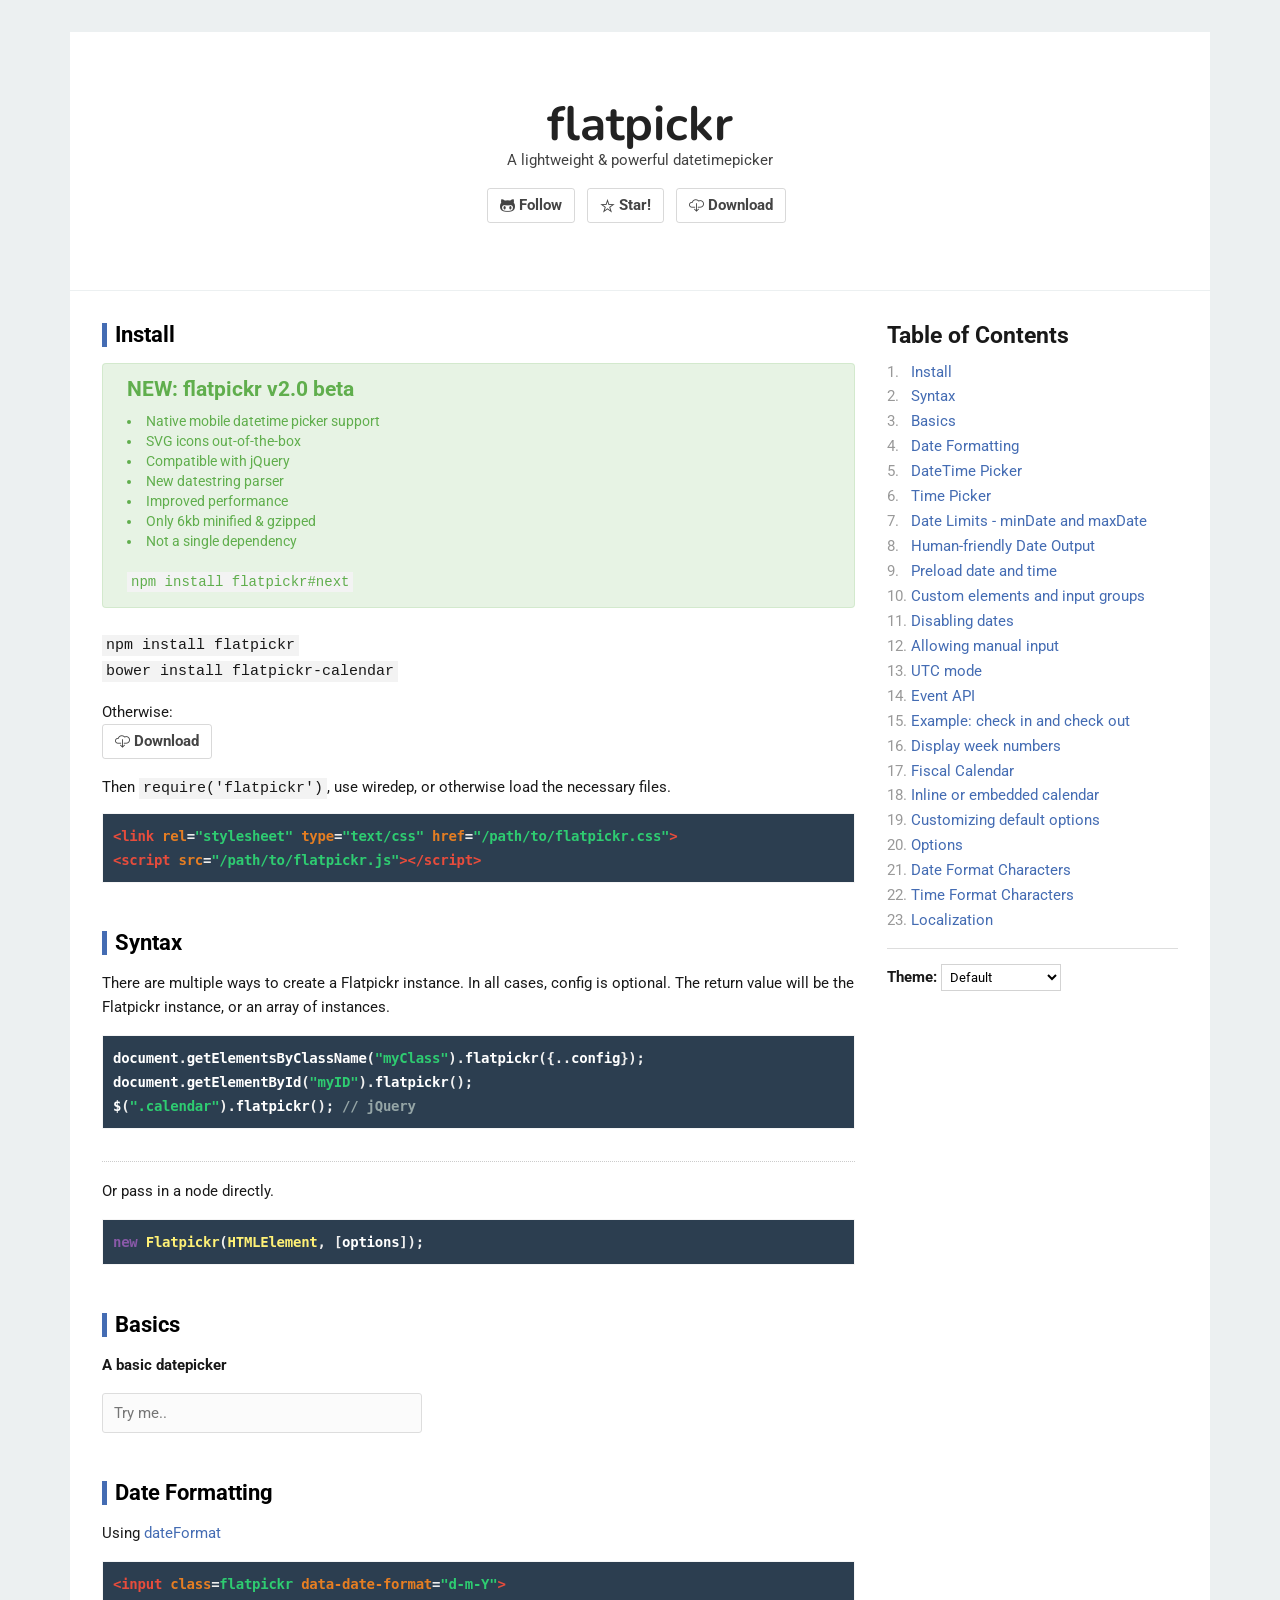
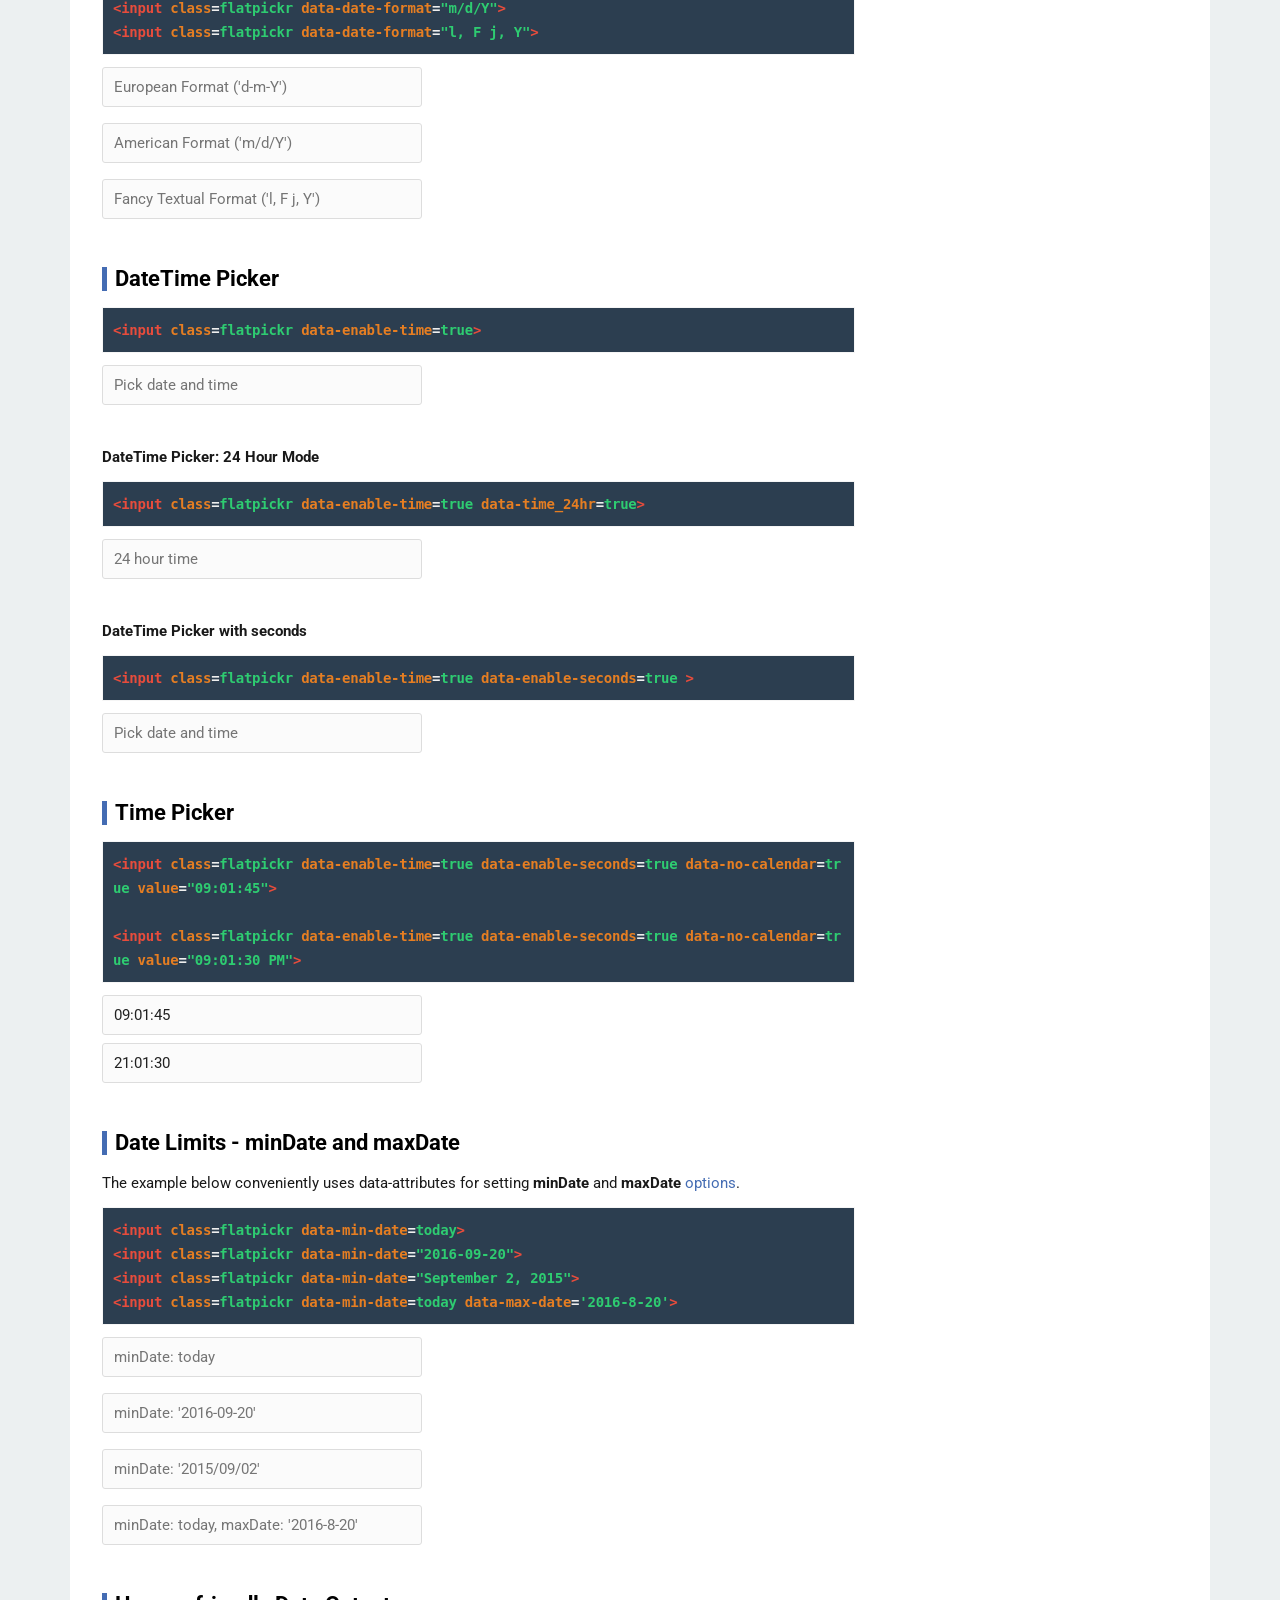
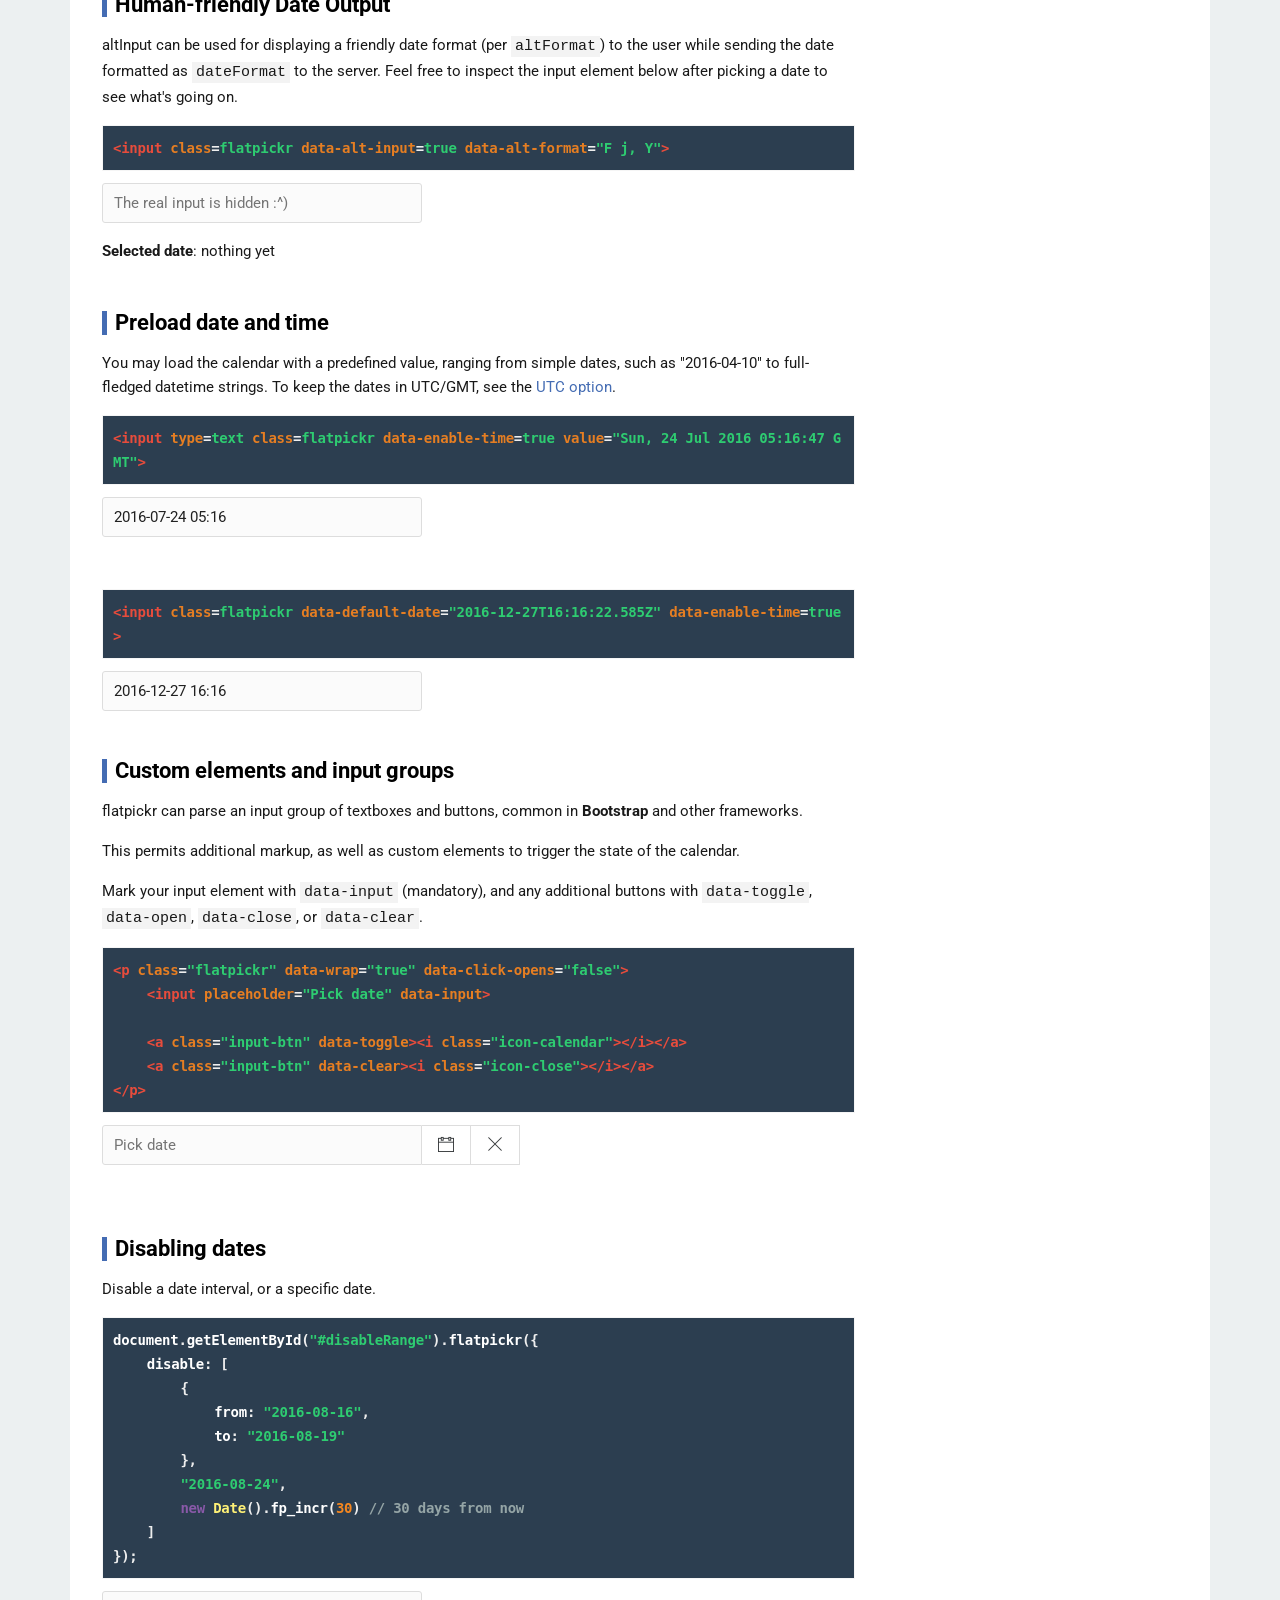
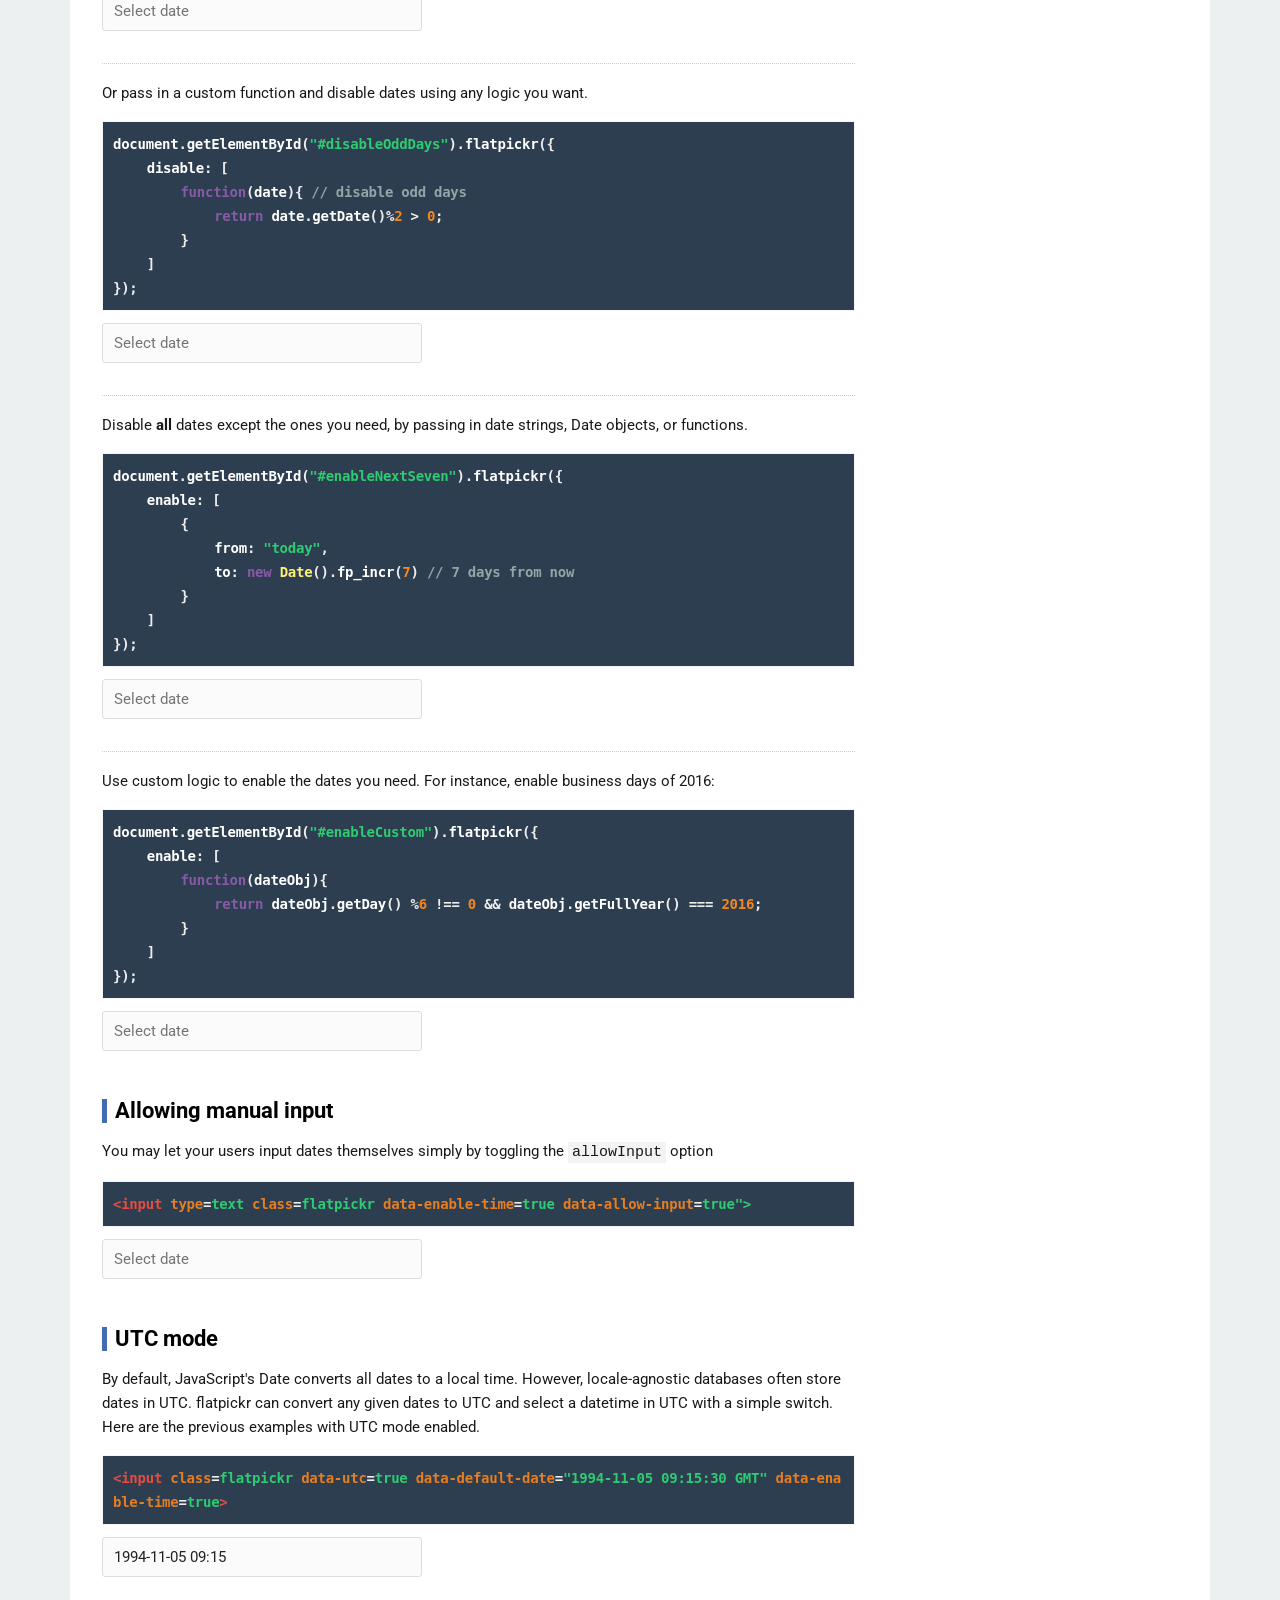
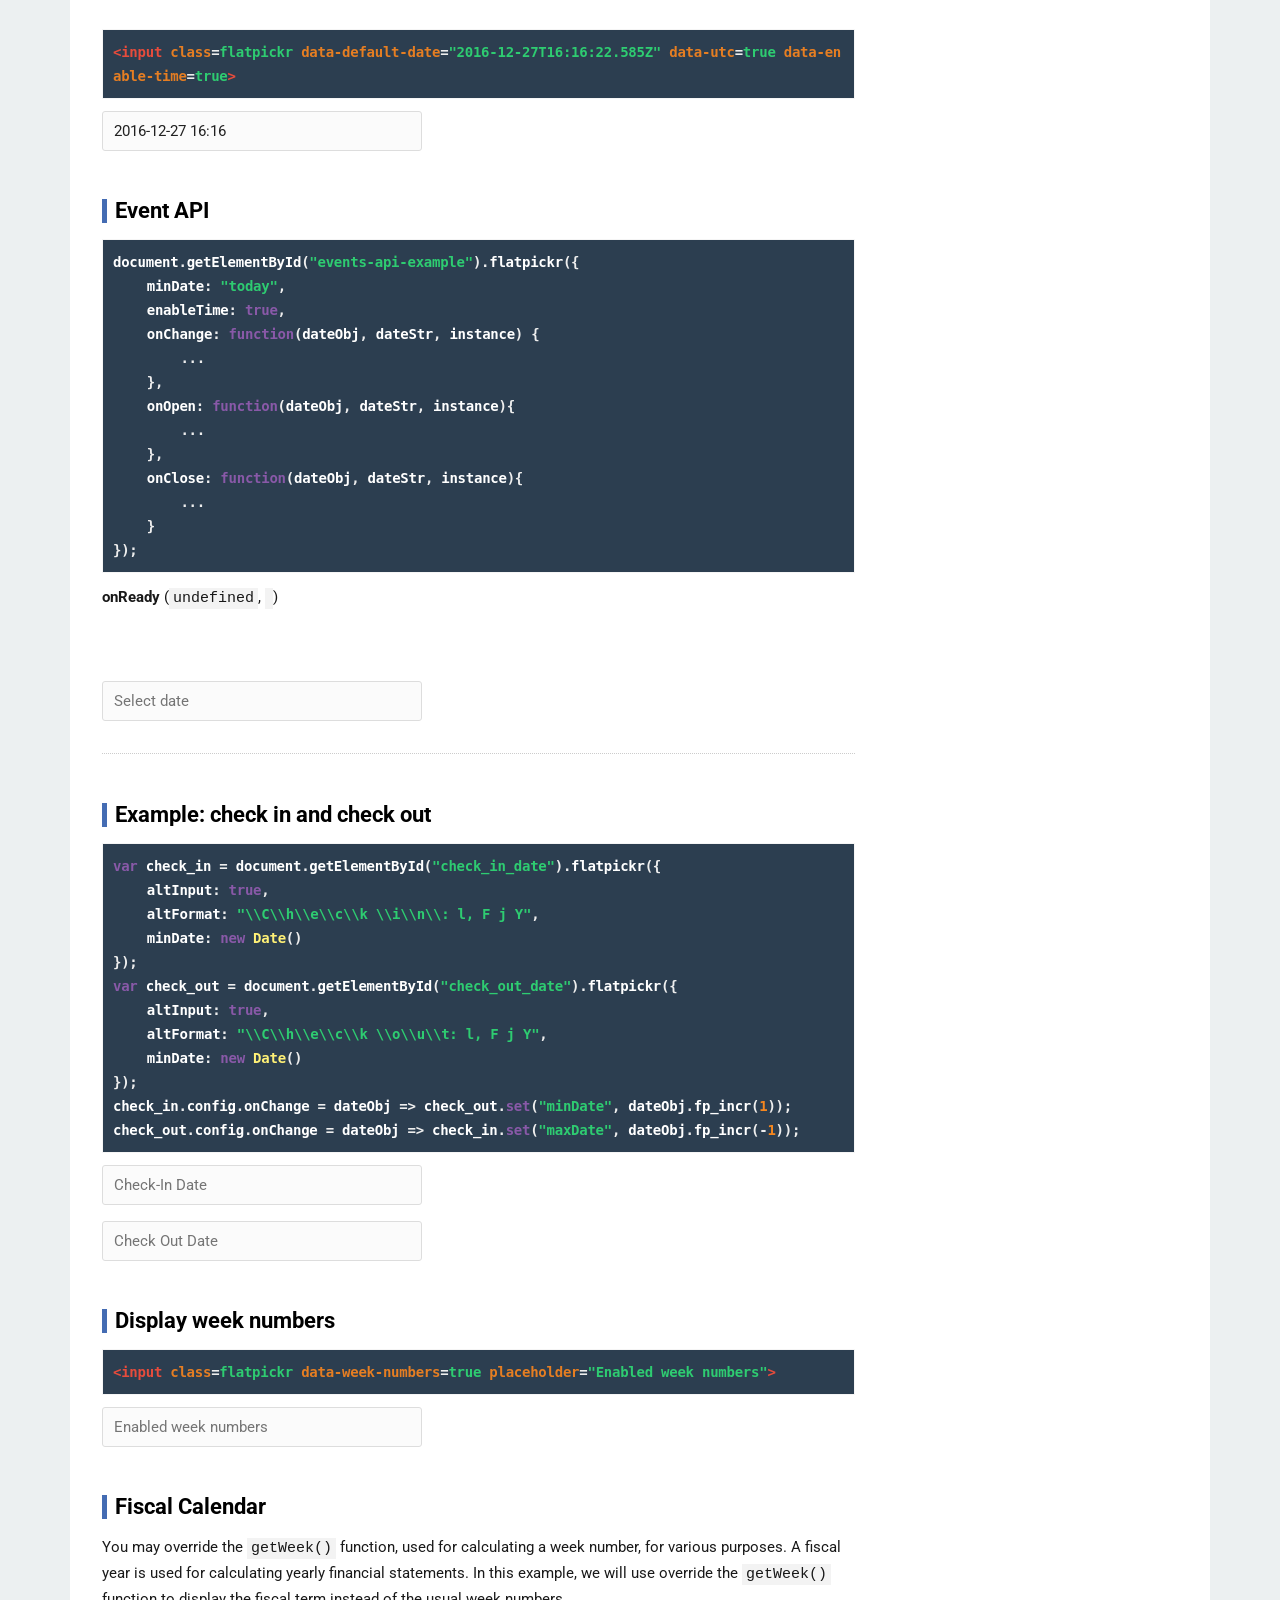
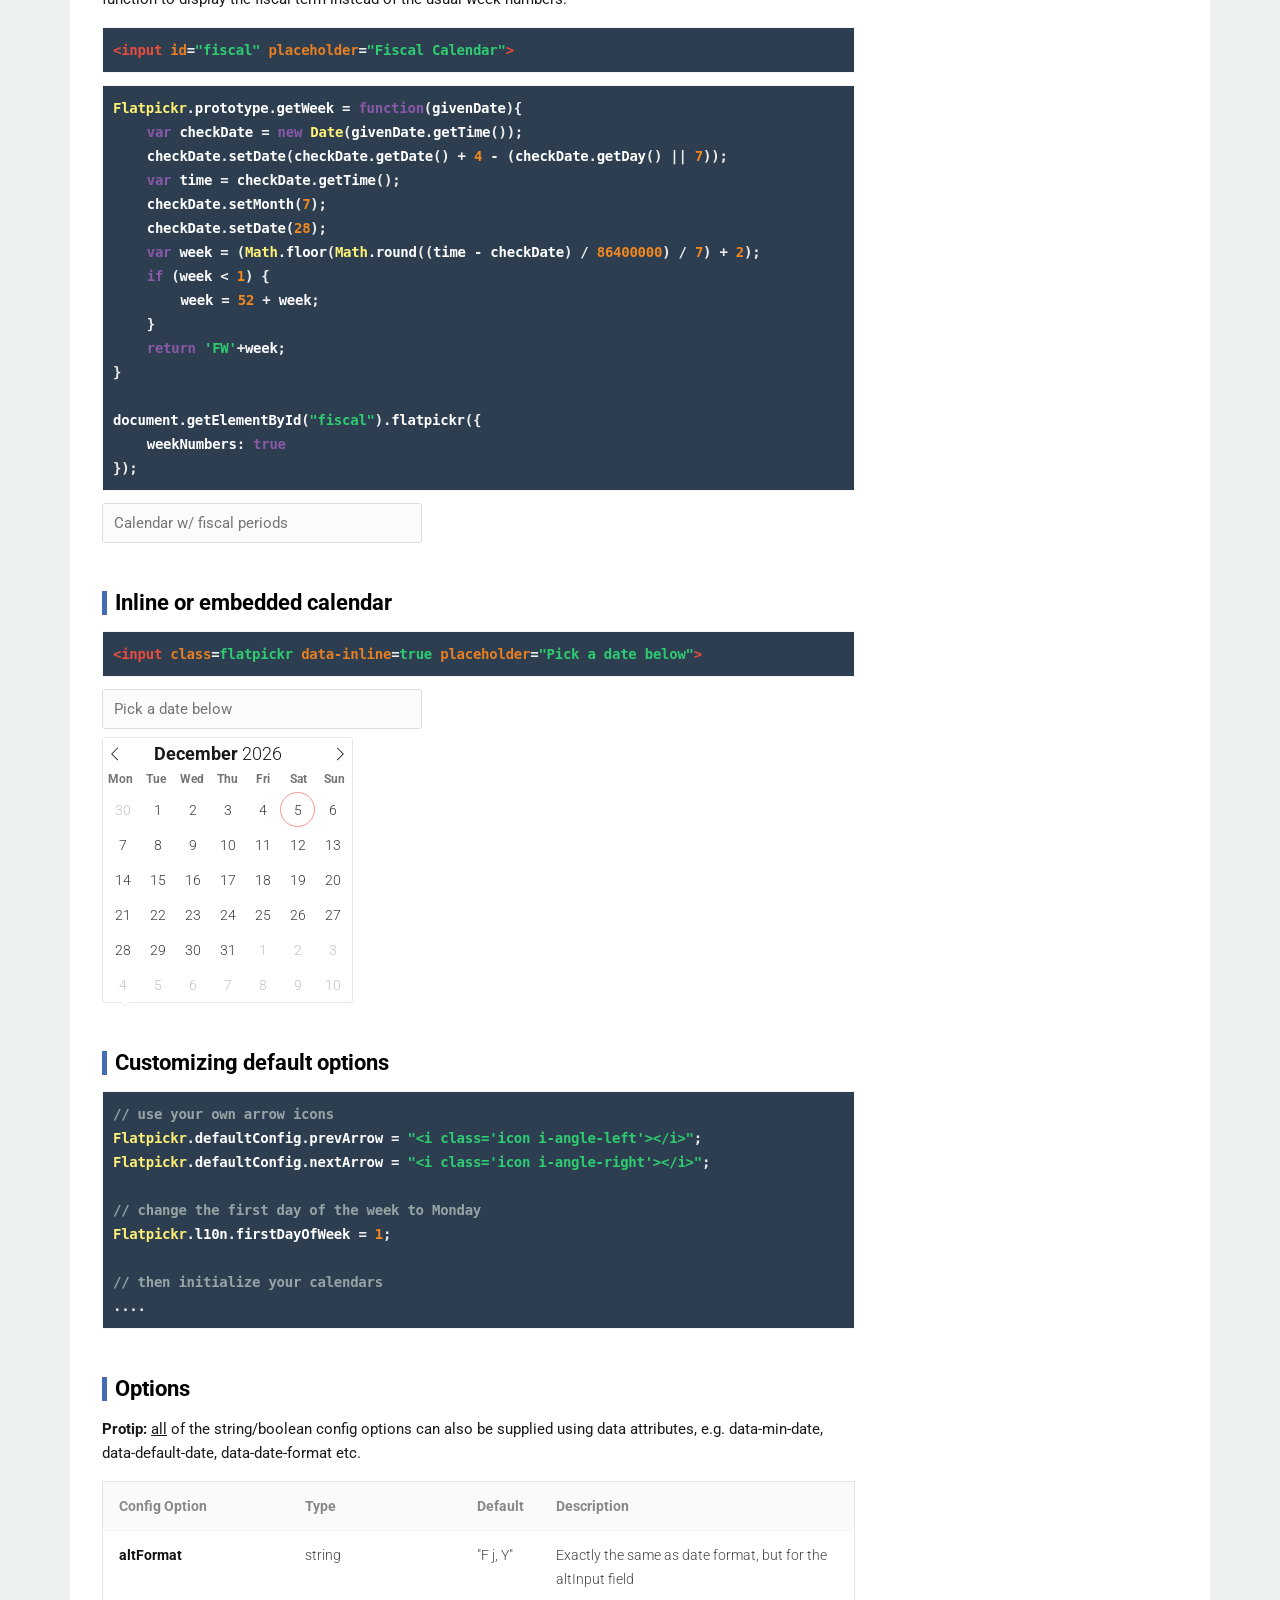
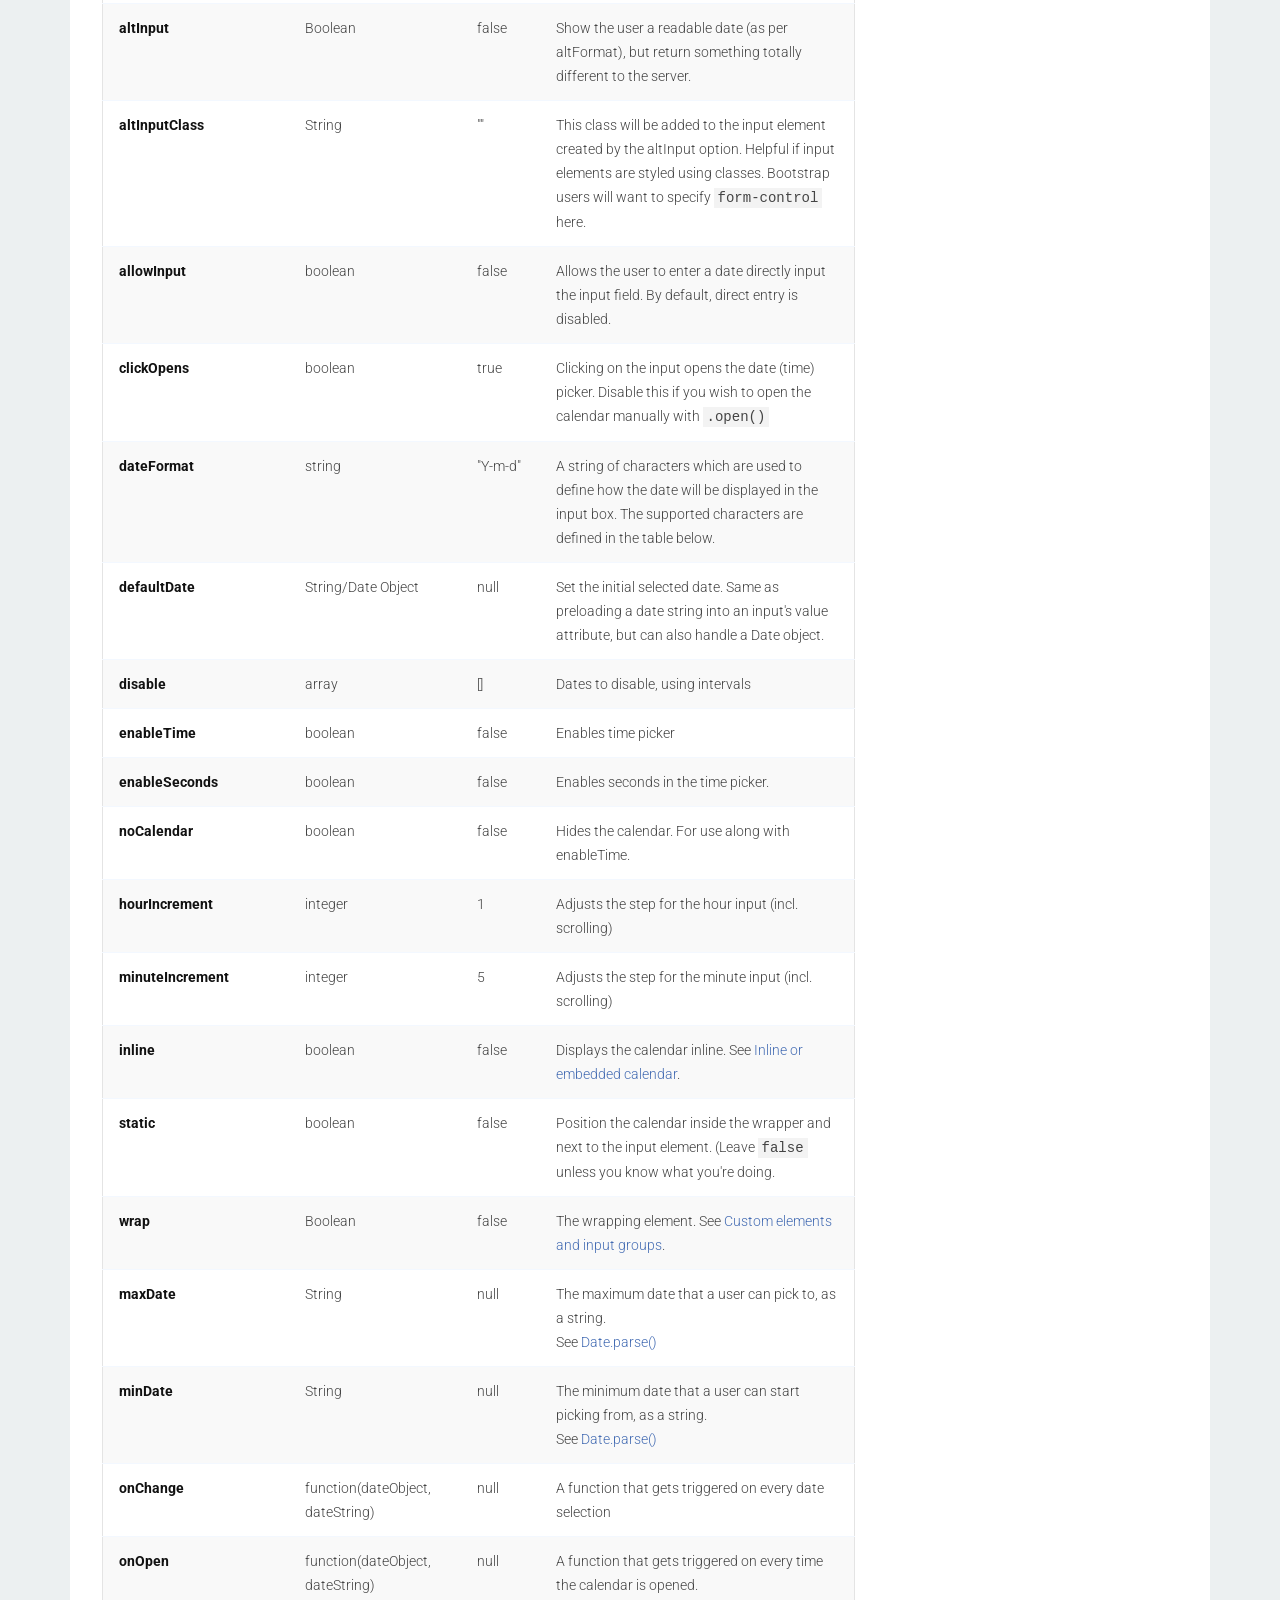
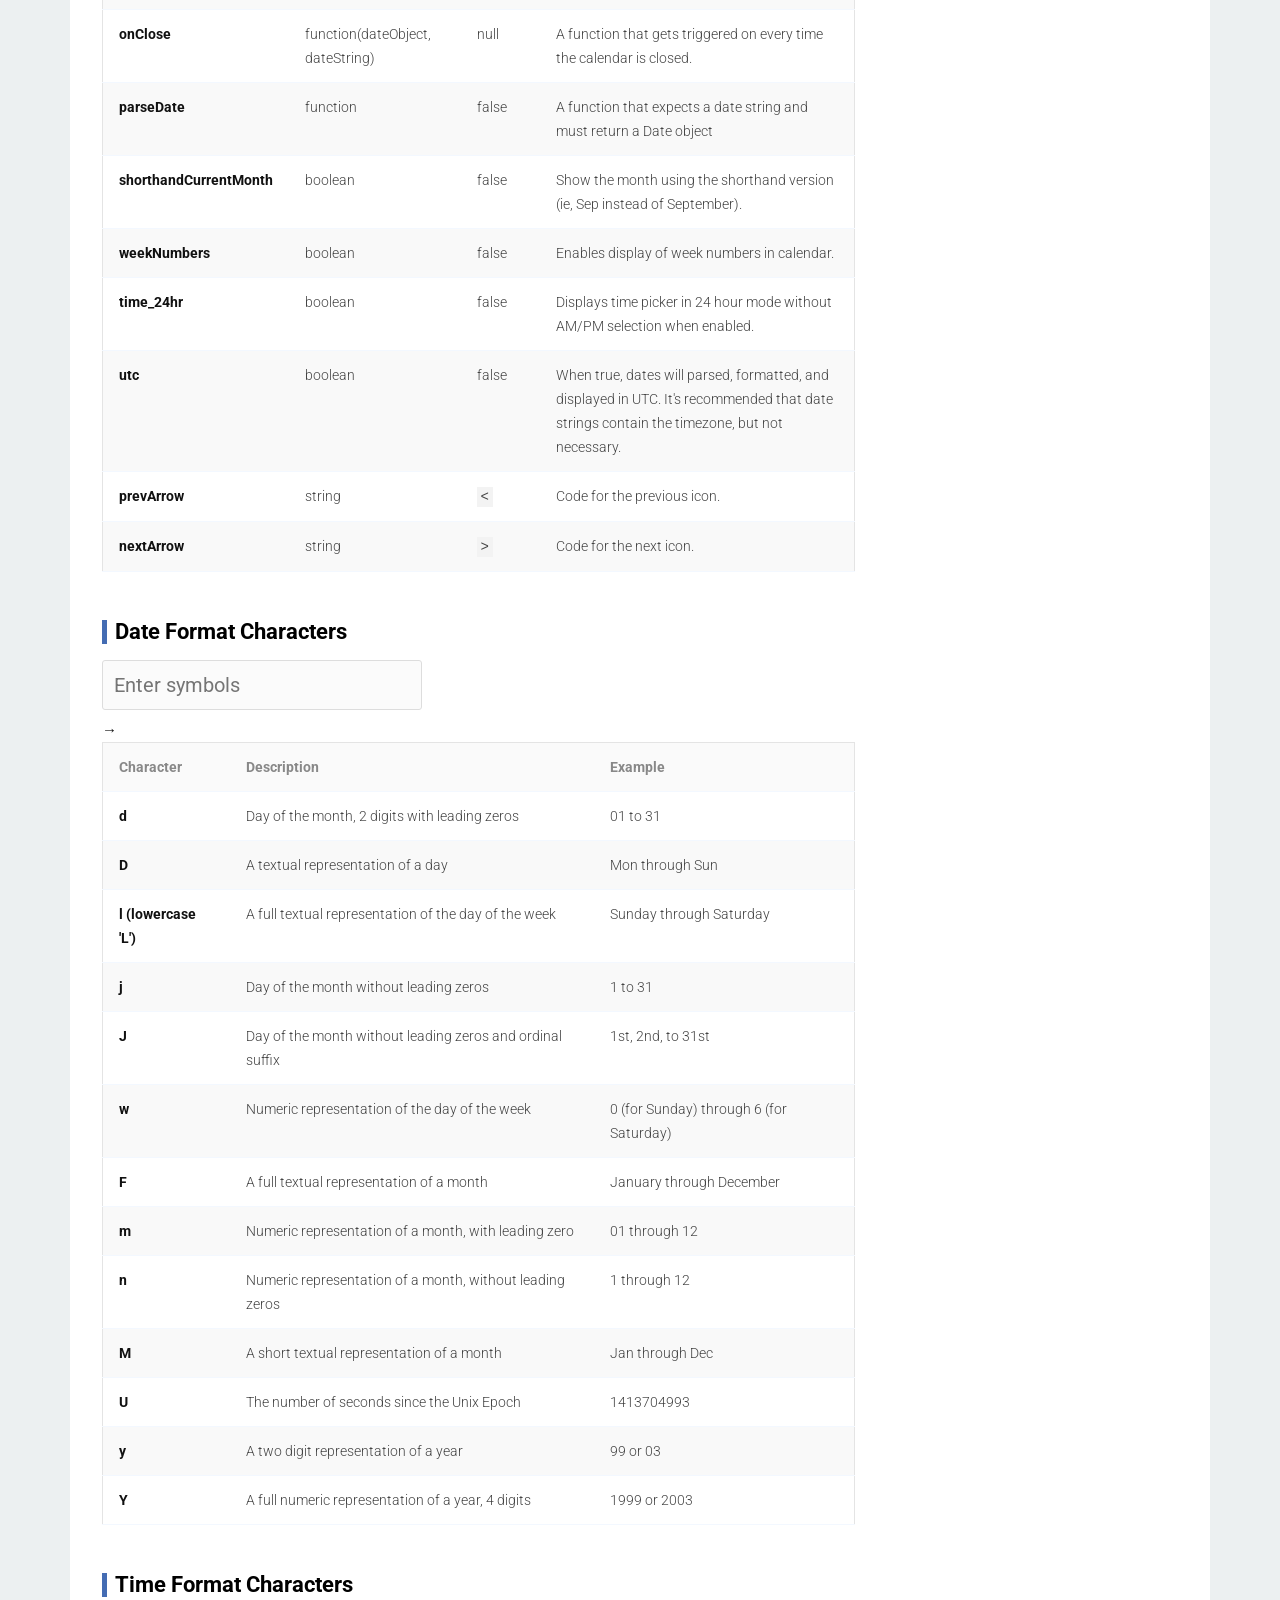
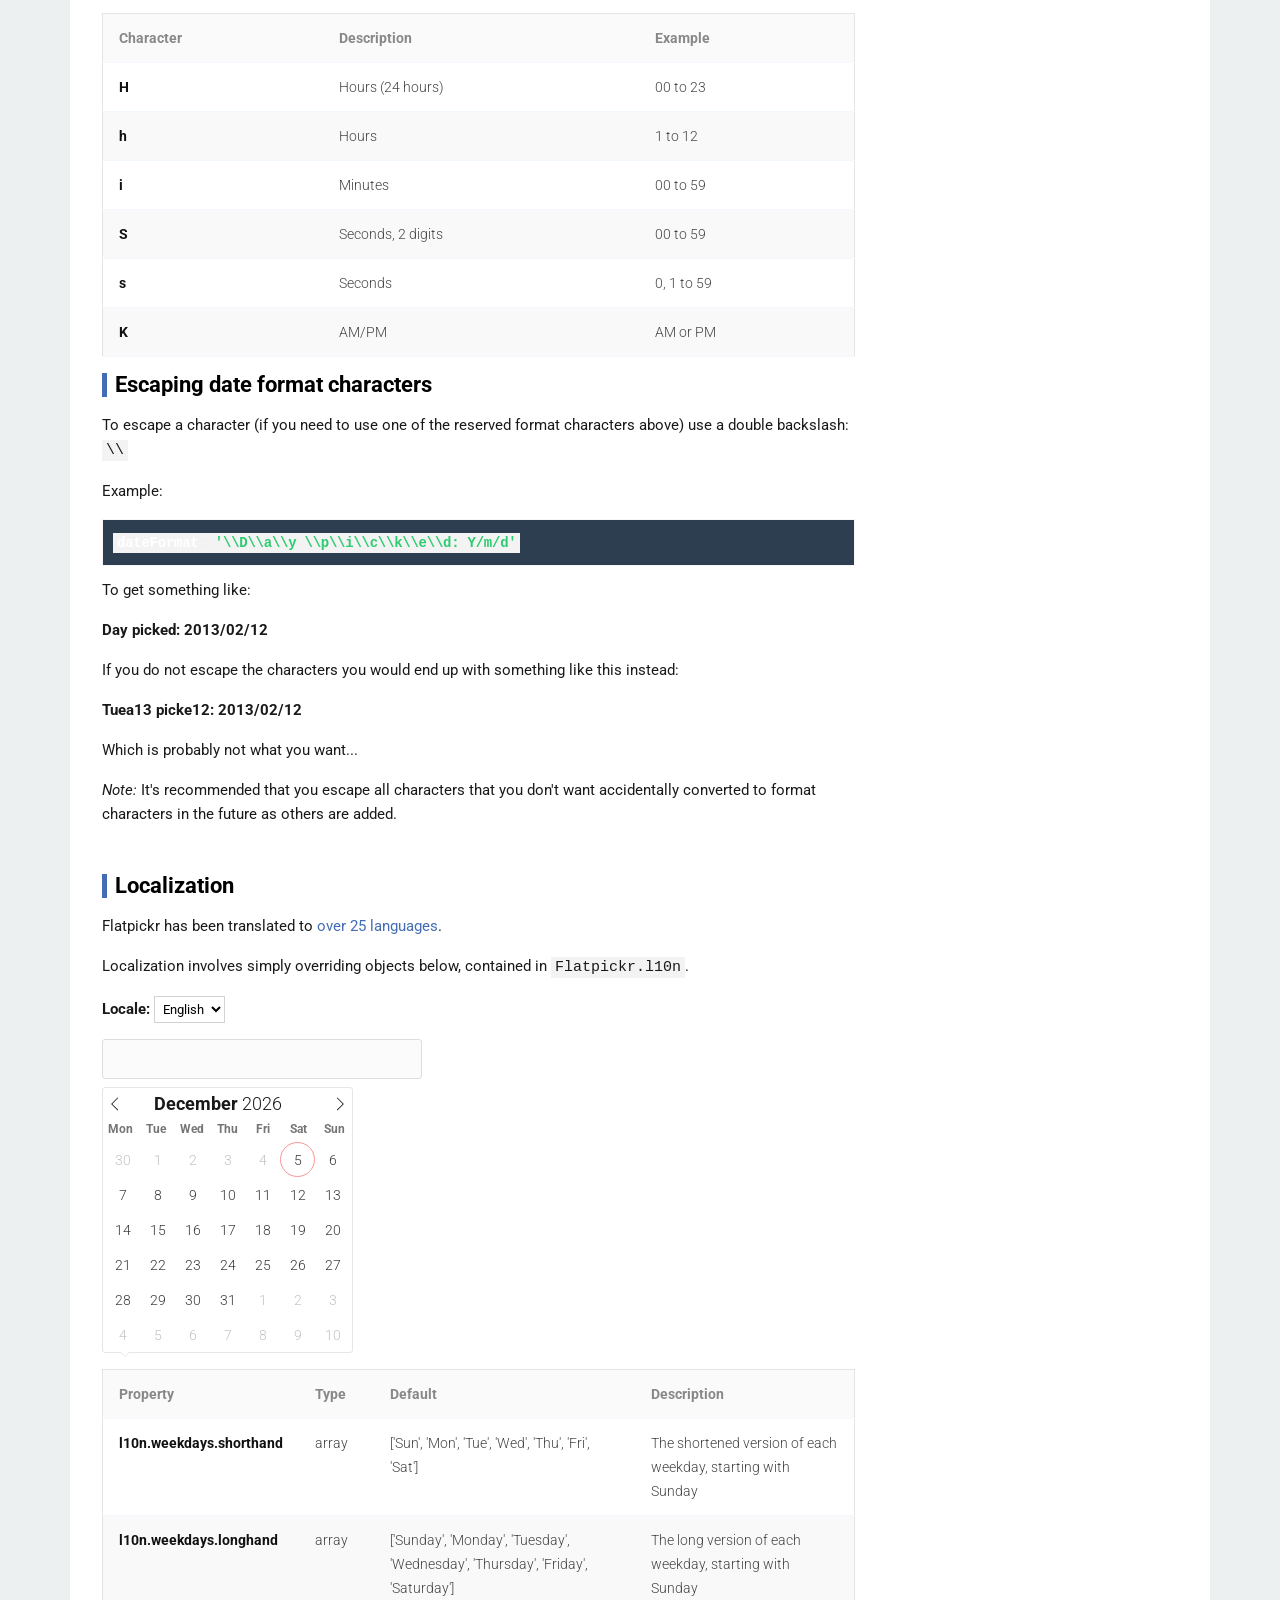
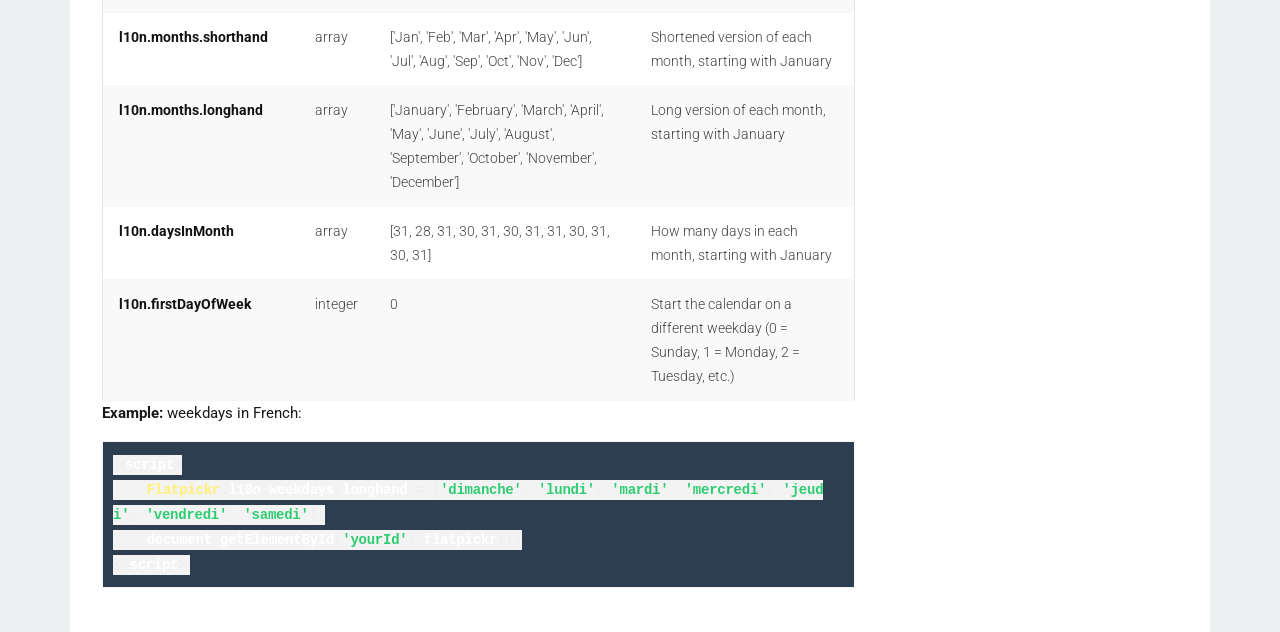
<file: static/js/flatpickr-gh-pages/index.html>
<!DOCTYPE html>
<html lang="en">

<head>
	<title>flatpickr - lightweight datetimepicker &amp; calendar</title>

	<meta charset="utf-8">
	<meta http-equiv="x-ua-compatible" content="ie=edge">

	<link rel="icon" type="image/png" href="favicon.png">
	<meta name="viewport" content="width=device-width, initial-scale=1.0, minimum-scale=1.0, user-scalable=yes">


	<script async>
	function fp_ready(){
	// setting custom defaults
	Flatpickr.l10n.firstDayOfWeek = 1;

	//Regular flatpickr
	document.getElementById("flatpickr-tryme").flatpickr();
	document.getElementsByClassName("calendar").flatpickr();

	var calendars = document.getElementsByClassName("flatpickr").flatpickr();

	var real_selection = document.getElementById("realdate");
	document.getElementById("alt")._flatpickr.config.onChange = function(obj, str){
		real_selection.textContent = str;
	}

	document.getElementById("disableRange").flatpickr({
		disable: [
			{
				from: "2016-08-16",
				to: "2016-08-19"
			},
			"2016-08-24",
			new Date().fp_incr(30) // 30 days from now
		],
		minDate: "today"
	});

	document.getElementById("disableOddDays").flatpickr({
		disable: [
			function(date) { return date.getDate()%2; } // disable odd days
		]
	});
	document.getElementById("enableNextSeven").flatpickr({
		enable: [
			{
				from: "today",
				to: new Date().fp_incr(7)
			}
		]
	});
	document.getElementById("enableCustom").flatpickr({
		enable: [
			function(dateObj){
				return dateObj.getDay() %6 !== 0 && dateObj.getFullYear() === 2016;
			}
		]
	});

	// Event API
	var events = document.getElementById("events");
	document.getElementById("events-api-example").flatpickr({
		minDate: "today",
		enableTime: true,
		onChange: function(dateObj, dateStr, fp) {
			console.log(fp.selectedDateObj);
			events.innerHTML += "<b>onChange</b> (<code>" + dateObj + "</code>, <code>" + dateStr + "</code> )<br>";
			events.scrollTop = events.offsetTop;
		},
		onOpen: function(dateObj, dateStr, fp){
			events.innerHTML += "<b>onOpen</b> (<code>" + dateObj + "</code>, <code>" + dateStr + "</code> )<br>";
			events.scrollTop = events.offsetTop;
		},
		onClose: function(dateObj, dateStr, fp){
			events.innerHTML += "<b>onClose</b> (<code>" + dateObj + "</code>, <code>" + dateStr + "</code> )<br>";
			events.scrollTop = events.offsetTop;
		},
		onReady: function(dateObj, dateStr, fp){
			events.innerHTML += "<b>onReady</b> (<code>" + dateObj + "</code>, <code>" + dateStr + "</code> )<br>";
			events.scrollTop = events.offsetTop;
		}
	});

	// Check in/out example
	var check_in = document.getElementById("check_in_date").flatpickr({
		altInput: true,
		altFormat: "\\C\\h\\e\\c\\k \\i\\n\\: l, F j Y",
		minDate: new Date()
	});
	var check_out = document.getElementById("check_out_date").flatpickr({
		altInput: true,
		altFormat: "\\C\\h\\e\\c\\k \\o\\u\\t: l, F j Y",
		minDate: new Date()
	});

	check_in.config.onChange = function(dateObj) {
		check_out.set("minDate", dateObj.fp_incr(1));
	};
	check_out.config.onChange = function(dateObj) {
		check_in.set("maxDate", dateObj.fp_incr(-1));
	}

	var fiscal = document.getElementById("fiscal").flatpickr({
		weekNumbers: true
	});

	// Fiscal calendar
	fiscal.getWeek = function(givenDate){
		var checkDate = new Date(givenDate.getTime());
		checkDate.setDate(checkDate.getDate() + 4 - (checkDate.getDay() || 7));
		var time = checkDate.getTime();
		checkDate.setMonth(7);
		checkDate.setDate(28);
		var week = (Math.floor(Math.round((time - checkDate) / 86400000) / 7) + 2);
		if (week < 1) {
			week = 52 + week;
		}
		return 'FW' + ("0" + week).slice(-2);
	}

	fiscal.redraw();


	// Date format
	var fpInstance = new Flatpickr(document.createElement("input")),
		formatOutput = document.getElementById("dateFormatOutput"),
		now = new Date();

	document.getElementById("dateFormatComposer").addEventListener("keyup", function(e){
		formatOutput.textContent = fpInstance.formatDate(e.target.value, now);
	});

	}
	</script>
	<script async src="dist/flatpickr.js" onload="fp_ready()"></script>
	<script async src="assets/prettify.js?skin=none" onload="prettyPrint()"></script>
	<script async src="assets/table-of-contents.js"></script>
	<script async src="assets/themer.js"></script>
	<script async id="locale_script"></script>
	<script async src="assets/localizr.js"></script>

	<link rel="stylesheet" type="text/css" href="assets/site.css">
	<link rel="stylesheet" id=cal_style type="text/css" href="dist/flatpickr.min.css">

</head>

<body>
	<div class="flex hero">
	<header id=hero>



			<h1>flatpickr</h1>
			<p class="desc">
				A lightweight &amp; powerful datetimepicker
			</p>
			<div>
				<a title="Follow @chmln on GitHub" target="_blank" class="btn" href="https://github.com/chmln">
					<i class="icon-github"></i>
					<span>Follow</span>
				</a>


				<a title="Star chmln/flatpickr on GitHub" target="_blank" class="btn" href="https://github.com/chmln/flatpickr">
					<i class="icon-star"></i>
					<span>Star!</span>
				</a>


				<a class="btn" href="https://github.com/chmln/flatpickr/archive/gh-pages.zip">
					<i class="icon-cloud-down"></i>
					<span>Download</span>
				</a>

			</div>



	</header>
	</div>

	<div class=flex>

	<div class="c-l">
	<div class='wrapper'>
		<div class="example" data-desc="Install" id=install>
			<h3>Install</h3>

			<div class="alert success">
				<h2>NEW: flatpickr v2.0 beta</h2>
				<li>Native mobile datetime picker support</li>
				<li>SVG icons out-of-the-box</li>
				<li>Compatible with jQuery</li>
				<li>New datestring parser</li>
				<li>Improved performance</li>
				<li>Only 6kb minified &amp; gzipped</li>
				<li>Not a single dependency</li>
				<br>
				<code>npm install flatpickr#next</code>

			</div>

			<p>
				<code>npm install flatpickr</code>
				<br>
				<code>bower install flatpickr-calendar</code>
			</p>

			<p>Otherwise:<br>
				<a class="btn" href="https://github.com/chmln/flatpickr/archive/gh-pages.zip">
					<i class="icon-cloud-down"></i>
					<span>Download</span>
				</a>
			</p>


			<p class=nomargin>Then <code>require('flatpickr')</code>, use wiredep, or otherwise load the necessary files.</p>

		<pre class='prettyprint lang-html' style='clear:both'>
&lt;link rel="stylesheet" type="text/css" href="/path/to/flatpickr.css"&gt;
&lt;script src="/path/to/flatpickr.js"&gt;&lt;/script&gt;
</pre>

		</div>

		<div class="example" id=syntax>

			<h3>Syntax</h3>
			<p>There are multiple ways to create a Flatpickr instance. In all cases, config is optional. The return value will be the Flatpickr instance, or an array of instances.</p>

			<pre class='prettyprint lang-js'>
document.getElementsByClassName("myClass").flatpickr({..config});
document.getElementById("myID").flatpickr();
$(".calendar").flatpickr(); // jQuery
</pre>

<hr>
			<p>Or pass in a node directly.</p>
			<pre class='prettyprint lang-js'>
new Flatpickr(HTMLElement, [options]);
</pre>

		</div>



		<div class="example" data-desc="A basic datepicker" id="basic">
			<h3>Basics</h3>
			<p><strong>A basic datepicker</strong></p>
			<p>
				<input id="flatpickr-tryme" placeholder="Try me..">
			</p>

		</div>

		<div class="example" data-desc="Custom date/time formats" id="format">
			<h3>Date Formatting</h3>
			<p>Using <a href=#options>dateFormat</a></p>

			<pre class='prettyprint lang-html'>
&lt;input class=flatpickr data-date-format="d-m-Y"&gt;
&lt;input class=flatpickr data-date-format="m/d/Y"&gt;
&lt;input class=flatpickr data-date-format="l, F j, Y"&gt;
</pre>

			<p>
				<input class=flatpickr data-date-format="d-m-Y" placeholder="European Format ('d-m-Y')">
			</p>
			<p>
				<input class=flatpickr data-date-format="m/d/Y" placeholder="American Format ('m/d/Y')">
			</p>
			<p>
				<input class=flatpickr data-date-format="l, F j, Y" placeholder="Fancy Textual Format ('l, F j, Y')">
			</p>

		</div>

		<div class="example" data-desc="Datetimepicker" id="datetimepicker">

			<h3>DateTime Picker</h3>
			<pre class='prettyprint lang-html'>
&lt;input class=flatpickr data-enable-time=true&gt;
</pre>

		<p>
			<input class=flatpickr data-enable-time=true placeholder="Pick date and time">
		</p>
		<br>

			<h4>DateTime Picker: 24 Hour Mode</h4>
			<pre class='prettyprint lang-html'>
&lt;input class=flatpickr data-enable-time=true data-time_24hr=true&gt;
</pre>

		<p>
			<input class=flatpickr data-enable-time=true data-time_24hr=true placeholder="24 hour time">
		</p>
		<br>

			<h4>DateTime Picker with seconds</h4>
						<pre class='prettyprint lang-html'>
&lt;input class=flatpickr data-enable-time=true data-enable-seconds=true &gt;
</pre>
		<p>
			<input class=flatpickr data-enable-time=true data-enable-seconds=true  placeholder="Pick date and time">
		</p>

		</div>

		<div class="example" data-desc="Time Picker" id="timepicker">
			<h3>Time Picker</h3>
			<pre class='prettyprint lang-html'>
&lt;input class=flatpickr data-enable-time=true data-enable-seconds=true data-no-calendar=true value="09:01:45"&gt;

&lt;input class=flatpickr data-enable-time=true data-enable-seconds=true data-no-calendar=true value="09:01:30 PM"&gt;

</pre>

	<input class=flatpickr data-enable-time=true data-enable-seconds=true data-no-calendar=true placeholder="Pick time"  value="09:01:45">

			<input class=flatpickr data-enable-time=true data-enable-seconds=true data-no-calendar=true placeholder="Pick time"  value="09:01:30 PM">
		</div>


		<div class="example" data-desc="Date Limits (maxDate/minDate)" id="maxmindate">
			<h3>Date Limits - minDate and maxDate</h3> The example below conveniently uses data-attributes for setting
			<strong>minDate</strong> and <strong>maxDate</strong> <a href=#options>options</a>.

			<pre class="prettyprint lang-html">
&lt;input class=flatpickr data-min-date=today&gt;
&lt;input class=flatpickr data-min-date="2016-09-20"&gt;
&lt;input class=flatpickr data-min-date="September 2, 2015"&gt;
&lt;input class=flatpickr data-min-date=today data-max-date='2016-8-20'&gt;
</pre>

			<p>
				<input class=flatpickr data-min-date=today placeholder="minDate: today">
			</p>

			<p>
				<input class=flatpickr data-min-date="2016-09-20" placeholder="minDate: '2016-09-20'">
			</p>

			<p>
				<input class=flatpickr data-min-date="2015/09/02" placeholder="minDate: '2015/09/02'">
			</p>

			<p>
				<input class=flatpickr data-min-date=today data-max-date='2016-8-20' placeholder="minDate: today, maxDate: '2016-8-20'">
			</p>

		</div>




		<div class="example" data-desc="User-Friendly date output" id="altinput">
			<h3>Human-friendly Date Output</h3>

			<p>altInput can be used for displaying a friendly date format (per <code>altFormat</code>) to the user while sending the date formatted as <code>dateFormat</code> to the server. Feel free to inspect the input element below after picking a date to see what's going on. </p>

			<pre class='prettyprint lang-html'>
&lt;input class=flatpickr data-alt-input=true data-alt-format="F j, Y"&gt;
</pre>
			<p>
				<input class=flatpickr id="alt" data-alt-input=true data-alt-format="F j, Y" placeholder="The real input is hidden :^)">
			</p>

			<p><strong>Selected date</strong>: <span id=realdate>nothing yet</span></p>
</div>

		<div class="example" data-desc="Preloading dates" id="defaultdate">

			<h3>Preload date and time</h3>

			 <p>
			You may load the calendar with a predefined value, ranging from	simple dates, such as "2016-04-10" to full-fledged datetime strings. To keep the dates in UTC/GMT, see the <a href="#utc">UTC option</a>.
			</p>
			<pre class='prettyprint lang-html'>
&lt;input type=text class=flatpickr data-enable-time=true value="Sun, 24 Jul 2016 05:16:47 GMT"&gt;
</pre>


			<p>
				<input type=text class=flatpickr data-enable-time=true value="Sun, 24 Jul 2016 05:16:47 GMT">
			</p>
			<br>
<pre class='prettyprint lang-html'>
&lt;input class=flatpickr data-default-date="2016-12-27T16:16:22.585Z" data-enable-time=true&gt;
</pre>
			<p>
				<input class=flatpickr data-default-date="2016-12-27T16:16:22.585Z" data-enable-time=true>
			</p>

		</div>

				<div class="example" id="strap">
			<h3>Custom elements and input groups</h3>

			<p>flatpickr can parse an input group of textboxes and buttons, common in <strong>Bootstrap</strong> and other frameworks.</p>

			<p>This permits additional markup, as well as custom elements to trigger the state of the calendar. </p>

			<p>Mark your input element with
				<code>data-input</code> (mandatory), and any additional buttons with
				<code>data-toggle</code>,
				<code>data-open</code>,
				<code>data-close</code>, or
				<code>data-clear</code>.</p>

			<pre class='prettyprint lang-html'>
&lt;p class="flatpickr" data-wrap="true" data-click-opens="false"&gt;
	&lt;input placeholder="Pick date" data-input&gt;

	&lt;a class="input-btn" data-toggle&gt;&lt;i class="icon-calendar"&gt;&lt;/i&gt;&lt;/a&gt;
	&lt;a class="input-btn" data-clear&gt;&lt;i class="icon-close"&gt;&lt;/i&gt;&lt;/a&gt;
&lt;/p>
</pre>

			<p class="flatpickr input-group" data-wrap=true data-click-opens="false">

				<input data-input placeholder="Pick date">

				<a class="input-btn" data-toggle><i class="icon-calendar"></i></a>
				<a class="input-btn" data-clear><i class="icon-close"></i></a>
				<div style="clear:both;"></div>
			</p>

		</div>

				<div class="example" data-desc="Disabling dates" id="disable">
			<h3>Disabling dates</h3>
			<p>Disable a date interval, or a specific date.</p>
			<pre class='prettyprint lang-js'>
document.getElementById("#disableRange").flatpickr({
	disable: [
		{
			from: "2016-08-16",
			to: "2016-08-19"
		},
		"2016-08-24",
		new Date().fp_incr(30) // 30 days from now
	]
});
</pre>
			<p>
				<input id="disableRange" placeholder="Select date">
			</p>



			<hr>

			<p>Or pass in a custom function and disable dates using any logic you want.</p>
						<pre class='prettyprint lang-js'>
document.getElementById("#disableOddDays").flatpickr({
	disable: [
		function(date){ // disable odd days
			return date.getDate()%2 > 0;
		}
	]
});
</pre>
			<p>
				<input id="disableOddDays" placeholder="Select date">
			</p>

			<hr>

			<p>Disable <strong>all</strong> dates except the ones you need, by passing in date strings, Date objects, or functions.</p>
			<pre class='prettyprint lang-js'>
document.getElementById("#enableNextSeven").flatpickr({
	enable: [
		{
			from: "today",
			to: new Date().fp_incr(7) // 7 days from now
		}
	]
});
</pre>
			<p>
				<input id="enableNextSeven" placeholder="Select date">
			</p>

			<hr>

			<p>Use custom logic to enable the dates you need. For instance, enable business days of 2016:</p>
			<pre class='prettyprint lang-js'>
document.getElementById("#enableCustom").flatpickr({
	enable: [
		function(dateObj){
			return dateObj.getDay() %6 !== 0 &amp;&amp; dateObj.getFullYear() === 2016;
		}
	]
});
</pre>
			<p>
				<input id="enableCustom" placeholder="Select date">
			</p>
		</div>

		<div class="example" data-desc="Allowing manual input" id="manual_input">

			<h3>Allowing manual input</h3>

			 <p>
			You may let your users input dates themselves simply by toggling the <code>allowInput</code> option
			</p>
			<pre class='prettyprint lang-html'>
&lt;input type=text class=flatpickr data-enable-time=true data-allow-input=true"&gt;
</pre>


			<p>
				<input type=text class=flatpickr data-enable-time=true data-allow-input=true placeholder="Select date">
			</p>

		</div>



		<div class="example" data-desc="Timezones & UTC" id="utc">

			<h3>UTC mode</h3>

			 <p>
			By default, JavaScript's Date converts all dates to a local time. However, locale-agnostic databases often store dates in UTC. flatpickr can convert any given dates to UTC and select a datetime in UTC with a simple switch. Here are the previous examples with UTC mode enabled.
			</p>

			<pre class='prettyprint lang-html'>
&lt;input class=flatpickr data-utc=true data-default-date="1994-11-05 09:15:30 GMT" data-enable-time=true&gt;
</pre>


			<p>
				<input class=flatpickr data-utc=true data-default-date="1994-11-05 09:15:30 GMT" data-enable-time=true>
			</p>

			<br>
			<pre class='prettyprint lang-html'>
&lt;input class=flatpickr data-default-date="2016-12-27T16:16:22.585Z" data-utc=true data-enable-time=true&gt;
</pre>
			<p>
				<input class=flatpickr data-default-date="2016-12-27T16:16:22.585Z" data-utc=true data-enable-time=true>
			</p>

		</div>





		<div class="example" data-desc="Events API" id="eventAPI">
			<h3>Event API</h3>

			<pre class='prettyprint lang-js'>
document.getElementById("events-api-example").flatpickr({
	minDate: "today",
	enableTime: true,
	onChange: function(dateObj, dateStr, instance) {
		...
	},
	onOpen: function(dateObj, dateStr, instance){
		...
	},
	onClose: function(dateObj, dateStr, instance){
		...
	}
});
</pre>

			<p id=events style="height: 80px; overflow-y: auto"></p>
			<p>
				<input id="events-api-example" placeholder="Select date">
			</p>

			<hr>
</div>
<div class=example id=checkinnout data-desc="Example: check in/out date">
			<h3>Example: check in and check out</h3>

			<pre class='prettyprint lang-js'>
var check_in = document.getElementById("check_in_date").flatpickr({
	altInput: true,
	altFormat: "\\C\\h\\e\\c\\k \\i\\n\\: l, F j Y",
	minDate: new Date()
});
var check_out = document.getElementById("check_out_date").flatpickr({
	altInput: true,
	altFormat: "\\C\\h\\e\\c\\k \\o\\u\\t: l, F j Y",
	minDate: new Date()
});
check_in.config.onChange = dateObj => check_out.set("minDate", dateObj.fp_incr(1));
check_out.config.onChange = dateObj => check_in.set("maxDate", dateObj.fp_incr(-1));
</pre>


			<p>
				<input id="check_in_date" placeholder="Check-In Date">
			</p>
			<p>
				<input id="check_out_date" placeholder="Check Out Date">
			</p>
		</div>

		<div class="example" id=weeknumbers data-desc="Week numbers" >
			<h3>Display week numbers</h3>

			<pre class='prettyprint lang-html'>
&lt;input class=flatpickr data-week-numbers=true placeholder="Enabled week numbers"&gt;
</pre>

			<p>
				<input class=flatpickr data-week-numbers=true placeholder="Enabled week numbers">
			</p>


		</div>

		<div class="example" id=fiscal-calendar data-desc="Fiscal Calendar" >
			<h3>Fiscal Calendar</h3>
			<p>
				You may override the <code>getWeek()</code> function, used for calculating a week number, for various purposes.
				A fiscal year is used for calculating yearly financial	statements.
				In this example, we will use override the <code>getWeek()</code> function to display the fiscal term instead of the usual week numbers.
			</p>
			<pre class='prettyprint lang-html'>
&lt;input id="fiscal" placeholder="Fiscal Calendar"&gt;
</pre>
			<pre class="prettyprint lang-js">
Flatpickr.prototype.getWeek = function(givenDate){
	var checkDate = new Date(givenDate.getTime());
	checkDate.setDate(checkDate.getDate() + 4 - (checkDate.getDay() || 7));
	var time = checkDate.getTime();
	checkDate.setMonth(7);
	checkDate.setDate(28);
	var week = (Math.floor(Math.round((time - checkDate) / 86400000) / 7) + 2);
	if (week < 1) {
		week = 52 + week;
	}
	return 'FW'+week;
}

document.getElementById("fiscal").flatpickr({
	weekNumbers: true
});
</pre>



			<p>
				<input id="fiscal" placeholder="Calendar w/ fiscal periods">
			</p>


		</div>


		<div class="example" id=inline-calendar data-desc="Inline calendar" >
			<h3>Inline or embedded calendar</h3>

			<pre class='prettyprint lang-html'>
&lt;input class=flatpickr data-inline=true placeholder="Pick a date below"&gt;
</pre>

			<p>
				<input class=flatpickr type=text data-inline=true placeholder="Pick a date below">
			</p>


		</div>


		<div class="example" data-desc="Customizing default options" id="prototype">
			<h3>Customizing default options</h3>

			<pre class='prettyprint lang-js'>
// use your own arrow icons
Flatpickr.defaultConfig.prevArrow = "&lt;i class='icon i-angle-left'&gt;&lt;/i&gt;";
Flatpickr.defaultConfig.nextArrow = "&lt;i class='icon i-angle-right'&gt;&lt;/i&gt;";

// change the first day of the week to Monday
Flatpickr.l10n.firstDayOfWeek = 1;

// then initialize your calendars
....
</pre>


		</div>

		<div class="example" id=options>
		<h3 data-desc="Options">Options</h3>
		<p>
			<strong>Protip: </strong> <u>all</u> of the string/boolean config options can also be supplied using data attributes, e.g. data-min-date, data-default-date, data-date-format etc.
		</p>

		<table class=table>
			<thead>
				<tr>
					<th>Config Option</th>
					<th>Type</th>
					<th>Default</th>
					<th>Description</th>
				</tr>
			</thead>
			<tbody>

				<tr>
					<td>altFormat</td>
					<td>string</td>
					<td>"F j, Y"</td>
					<td>Exactly the same as date format, but for the altInput field</td>
				</tr>

				<tr>
					<td>altInput</td>
					<td>Boolean</td>
					<td>false</td>
					<td>Show the user a readable date (as per altFormat), but return something totally different to the server. </td>
				</tr>

				<tr>
					<td>altInputClass</td>
					<td>String</td>
					<td>""</td>
					<td>This class will be added to the input element created by the altInput option. Helpful if input elements are styled using classes. Bootstrap users will want to specify <code>form-control</code> here.</td>
				</tr>
				<tr>
					<td>allowInput</td>
					<td>boolean</td>
					<td>false</td>
					<td>Allows the user to enter a date directly input the input field. By default, direct entry is disabled.</td>
				</tr>
				<tr>
					<td>clickOpens</td>
					<td>boolean</td>
					<td>true</td>
					<td>Clicking on the input opens the date (time) picker. Disable this if you wish to open the calendar manually with <code>.open()</code></td>
				</tr>

				<tr>
					<td>dateFormat</td>
					<td>string</td>
					<td>"Y-m-d"</td>
					<td>A string of characters which are used to define how the date will be displayed in the input box. The supported characters are defined in the table below.</td>
				</tr>

				<tr>
					<td>defaultDate</td>
					<td>String/Date Object</td>
					<td>null</td>
					<td>Set the initial selected date. Same as preloading a date string into an input's value attribute, but can also handle a Date object. </td>
				</tr>

				<tr>
					<td>disable</td>
					<td>array</td>
					<td>[]</td>
					<td>Dates to disable, using intervals</td>
				</tr>

				<tr>
					<td>enableTime</td>
					<td>boolean</td>
					<td>false</td>
					<td>Enables time picker </td>
				</tr>
				<tr>
					<td>enableSeconds</td>
					<td>boolean</td>
					<td>false</td>
					<td>Enables seconds in the time picker.</td>
				</tr>
				<tr>
					<td>noCalendar</td>
					<td>boolean</td>
					<td>false</td>
					<td>Hides the calendar. For use along with enableTime.</td>
				</tr>
				<tr>
					<td>hourIncrement</td>
					<td>integer</td>
					<td>1</td>
					<td>Adjusts the step for the hour input (incl. scrolling) </td>
				</tr>
				<tr>
					<td>minuteIncrement</td>
					<td>integer</td>
					<td>5</td>
					<td>Adjusts the step for the minute input (incl. scrolling) </td>
				</tr>
				<tr>
					<td>inline</td>
					<td>boolean</td>
					<td>false</td>
					<td>Displays the calendar inline. See <a href="https://chmln.github.io/flatpickr/#inline-calendar">Inline or embedded calendar</a>.</td>
				</tr>
				<tr>
					<td>static</td>
					<td>boolean</td>
					<td>false</td>
					<td>Position the calendar inside the wrapper and next to the input element. (Leave <code>false</code> unless you know what you're doing.</td>
				</tr>
				<tr>
					<td>wrap</td>
					<td>Boolean</td>
					<td>false</td>
					<td>The wrapping element. See <a href="https://chmln.github.io/flatpickr/#strap">Custom elements and input groups</a>.</td>
				</tr>

				<tr>
					<td>maxDate</td>
					<td>String</td>
					<td>null</td>
					<td>The maximum date that a user can pick to, as a string.
						<br>See <a target=_blank href="https://developer.mozilla.org/en-US/docs/Web/JavaScript/Reference/Global_Objects/Date/parse">Date.parse()</a></td>
				</tr>

				<tr>
					<td>minDate</td>
					<td>String</td>
					<td>null</td>
					<td>The minimum date that a user can start picking from, as a string.
						<br>See <a target=_blank href="https://developer.mozilla.org/en-US/docs/Web/JavaScript/Reference/Global_Objects/Date/parse">Date.parse()</a></td>
				</tr>
				<tr>
					<td>onChange</td>
					<td>function(dateObject, dateString)</td>
					<td>null</td>
					<td>A function that gets triggered on every date selection </td>
				</tr>
				<tr>
					<td>onOpen</td>
					<td>function(dateObject, dateString)</td>
					<td>null</td>
					<td>A function that gets triggered on every time the calendar is opened.</td>
				</tr>
				<tr>
					<td>onClose</td>
					<td>function(dateObject, dateString)</td>
					<td>null</td>
					<td>A function that gets triggered on every time the calendar is closed.</td>
				</tr>
				<tr>
					<td>parseDate</td>
					<td>function</td>
					<td>false</td>
					<td>A function that expects a date string and must return a Date object</td>
				</tr>
				<tr>
					<td>shorthandCurrentMonth</td>
					<td>boolean</td>
					<td>false</td>
					<td>Show the month using the shorthand version (ie, Sep instead of September).</td>
				</tr>
				<tr>
					<td>weekNumbers</td>
					<td>boolean</td>
					<td>false</td>
					<td>Enables display of week numbers in calendar.</td>
				</tr>
				<tr>
					<td>time_24hr</td>
					<td>boolean</td>
					<td>false</td>
					<td>Displays time picker in 24 hour mode without AM/PM selection when enabled.</td>
				</tr>
				<tr>
					<td>utc</td>
					<td>boolean</td>
					<td>false</td>
					<td>When true, dates will parsed, formatted, and displayed in UTC. It's recommended that date strings contain the timezone, but not necessary.</td>
				</tr>
				<tr>
					<td>prevArrow</td>
					<td>string</td>
					<td><code>&lt;</code></td>
					<td>Code for the previous icon.</td>
				</tr>
				<tr>
					<td>nextArrow</td>
					<td>string</td>
					<td><code>&gt;</code></td>
					<td>Code for the next icon.</td>
				</tr>
			</tbody>
		</table>
		</div>

		<div class="example" id=dateformat>
		<h3>Date Format Characters</h3>

		<input class="big" id="dateFormatComposer" placeholder="Enter symbols" type="text">
		<span> → <span id="dateFormatOutput"></span></span>

		<table class=table>
			<thead>
				<tr>
					<th>Character</th>
					<th>Description</th>
					<th>Example</th>
				</tr>
			</thead>
			<tbody>
				<tr>
					<td>d</td>
					<td>Day of the month, 2 digits with leading zeros</td>
					<td>01 to 31</td>
				</tr>
				<tr>
					<td>D</td>
					<td>A textual representation of a day</td>
					<td>Mon through Sun</td>
				</tr>
				<tr>
					<td>l (lowercase 'L')</td>
					<td>A full textual representation of the day of the week</td>
					<td>Sunday through Saturday</td>
				</tr>
				<tr>
					<td>j</td>
					<td>Day of the month without leading zeros</td>
					<td>1 to 31</td>
				</tr>
				<tr>
					<td>J</td>
					<td>Day of the month without leading zeros and ordinal suffix</td>
					<td>1st, 2nd, to 31st</td>
				</tr>
				<tr>
					<td>w</td>
					<td>Numeric representation of the day of the week</td>
					<td>0 (for Sunday) through 6 (for Saturday)</td>
				</tr>
				<tr>
					<td>F</td>
					<td>A full textual representation of a month</td>
					<td>January through December</td>
				</tr>
				<tr>
					<td>m</td>
					<td>Numeric representation of a month, with leading zero</td>
					<td>01 through 12</td>
				</tr>
				<tr>
					<td>n</td>
					<td>Numeric representation of a month, without leading zeros</td>
					<td>1 through 12</td>
				</tr>
				<tr>
					<td>M</td>
					<td>A short textual representation of a month</td>
					<td>Jan through Dec</td>
				</tr>
				<tr>
					<td>U</td>
					<td>The number of seconds since the Unix Epoch</td>
					<td>1413704993</td>
				</tr>
				<tr>
					<td>y</td>
					<td>A two digit representation of a year</td>
					<td>99 or 03</td>
				</tr>
				<tr>
					<td>Y</td>
					<td>A full numeric representation of a year, 4 digits</td>
					<td>1999 or 2003</td>
				</tr>
			</tbody>
		</table>
		</div>
		<div class="example" id=timeformat>
		<h3>Time Format Characters</h3>

		<table class=table>
			<thead>
				<tr>
					<th>Character</th>
					<th>Description</th>
					<th>Example</th>
				</tr>
			</thead>
			<tbody>
				<tr>
					<td>H</td>
					<td>Hours (24 hours)</td>
					<td>00 to 23</td>
				</tr>
				<tr>
					<td>h</td>
					<td>Hours</td>
					<td>1 to 12</td>
				</tr>
				<tr>
					<td>i</td>
					<td>Minutes</td>
					<td>00 to 59</td>
				</tr>
				<tr>
					<td>S</td>
					<td>Seconds, 2 digits</td>
					<td>00 to 59</td>
				</tr>
				<tr>
					<td>s</td>
					<td>Seconds</td>
					<td>0, 1 to 59</td>
				</tr>
				<tr>
					<td>K</td>
					<td>AM/PM</td>
					<td>AM or PM</td>
				</tr>
			</tbody>
		</table>

		<p>
		<h3>Escaping date format characters</h3>
		</p>
		<p>To escape a character (if you need to use one of the reserved format characters above) use a double backslash: <code>\\</code></p>

		<p>Example:</p>

		<pre class='prettyprint'><code>dateFormat: '\\D\\a\\y \\p\\i\\c\\k\\e\\d: Y/m/d'
</code></pre>

		<p>To get something like:</p>

		<p><strong>Day picked: 2013/02/12</strong></p>

		<p>If you do not escape the characters you would end up with something like this instead:</p>

		<p><strong>Tuea13 picke12: 2013/02/12</strong></p>

		<p>Which is probably not what you want...</p>
		<p><em>Note:</em> It's recommended that you escape all characters that you don't want accidentally converted to format characters in the future as others are added.</p>

		</div>

		<div class="example" id=local>

		<h3 id="locale">Localization</h3>

		<p>Flatpickr has been translated to <a href="https://github.com/chmln/flatpickr/tree/gh-pages/src" target="_blank">over 25 languages</a>.</p>

		<p>Localization involves simply overriding objects below, contained in <code>Flatpickr.l10n</code>.</p>

		<p>
			<strong>Locale:</strong>
			<select id=locales>
				<option value="">English</option>
			</select>
		</p>

		<p>
			<input id=locale_calendar type="text" class="flatpickr" data-inline="true" data-min-date="today">
		</p>

		<table class=table>
			<thead>
				<tr>
					<th>Property</th>
					<th>Type</th>
					<th>Default</th>
					<th>Description</th>
				</tr>
			</thead>
			<tbody>
				<tr>
					<td>l10n.weekdays.shorthand</td>
					<td>array</td>
					<td>['Sun', 'Mon', 'Tue', 'Wed', 'Thu', 'Fri', 'Sat']</td>
					<td>The shortened version of each weekday, starting with Sunday</td>
				</tr>
				<tr>
					<td>l10n.weekdays.longhand</td>
					<td>array</td>
					<td>['Sunday', 'Monday', 'Tuesday', 'Wednesday', 'Thursday', 'Friday', 'Saturday']</td>
					<td>The long version of each weekday, starting with Sunday</td>
				</tr>
				<tr>
					<td>l10n.months.shorthand</td>
					<td>array</td>
					<td>['Jan', 'Feb', 'Mar', 'Apr', 'May', 'Jun', 'Jul', 'Aug', 'Sep', 'Oct', 'Nov', 'Dec']</td>
					<td>Shortened version of each month, starting with January</td>
				</tr>
				<tr>
					<td>l10n.months.longhand</td>
					<td>array</td>
					<td>['January', 'February', 'March', 'April', 'May', 'June', 'July', 'August', 'September', 'October', 'November', 'December']</td>
					<td>Long version of each month, starting with January</td>
				</tr>
				<tr>
					<td>l10n.daysInMonth</td>
					<td>array</td>
					<td>[31, 28, 31, 30, 31, 30, 31, 31, 30, 31, 30, 31]</td>
					<td>How many days in each month, starting with January</td>
				</tr>
				<tr>
					<td>l10n.firstDayOfWeek</td>
					<td>integer</td>
					<td>0</td>
					<td>Start the calendar on a different weekday (0 = Sunday, 1 = Monday, 2 = Tuesday, etc.)</td>
				</tr>
			</tbody>
		</table>


		<p><strong>Example:</strong> weekdays in French:

			<pre class='prettyprint lang-js'><code>&lt;script&gt;
	Flatpickr.l10n.weekdays.longhand = ['dimanche', 'lundi', 'mardi', 'mercredi', 'jeudi', 'vendredi', 'samedi'];
	document.getElementById('yourId').flatpickr();
&lt;/script&gt;
</code></pre>

		</p>

	</div>

	</div>
	</div>
	<div class="c-r">

		<div>

			<h2>Table of Contents</h2>
			<ol></ol>
			<hr>
			<strong>Theme:</strong>

			<select id=themes>
				<option value="">Default</option>
			</select>

		</div>

	</div>
	</div>
	</body>
</html>
</file>
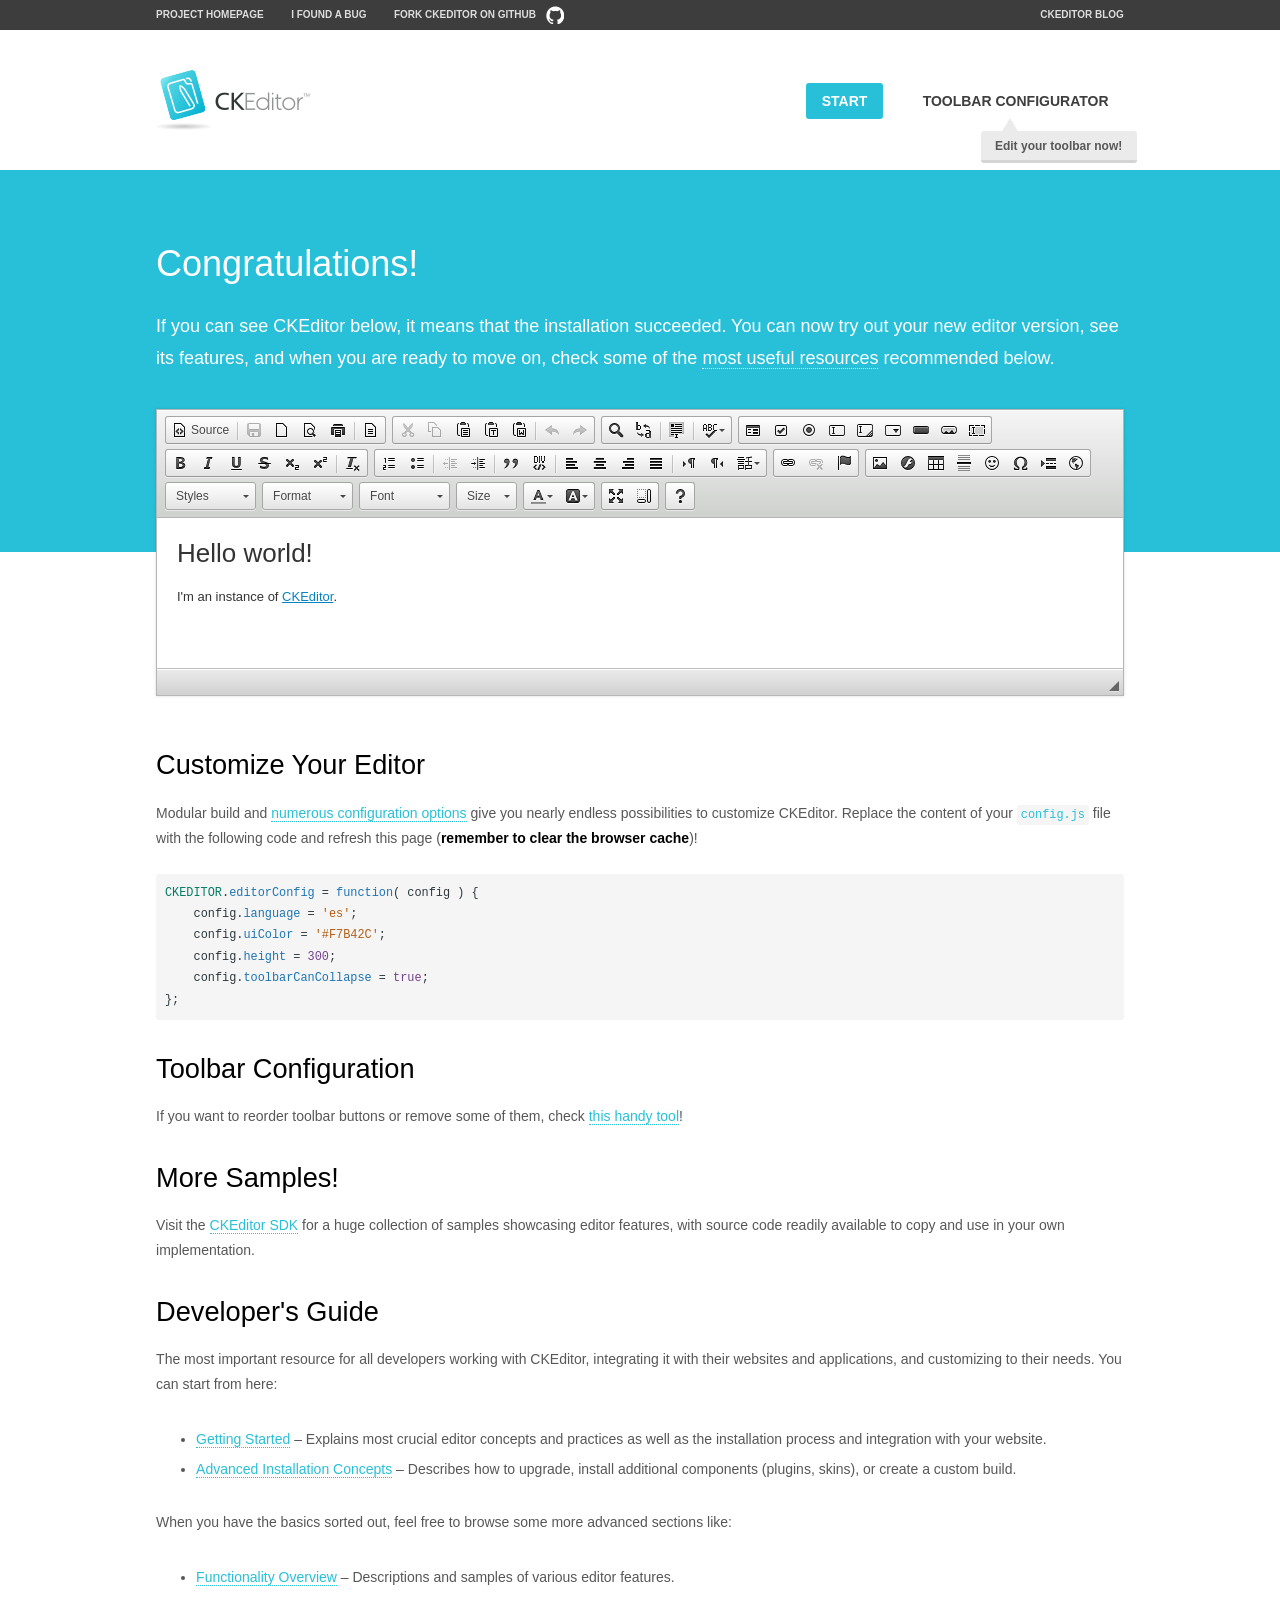
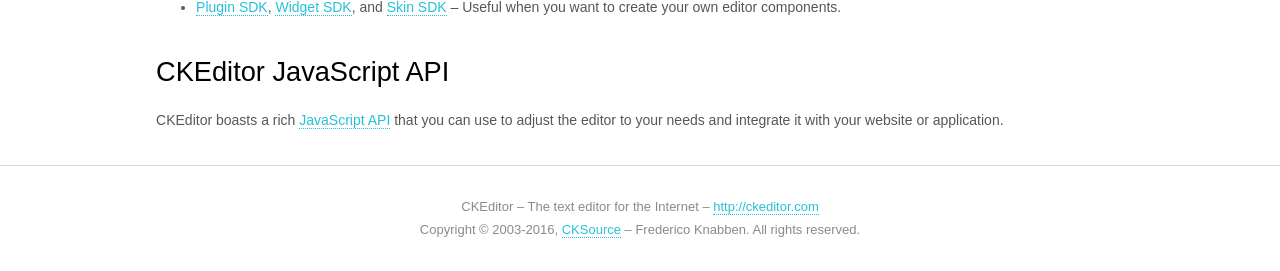
<file: static/js/ckeditor_4.5.7_full/samples/index.html>
<!DOCTYPE html>
<!--
Copyright (c) 2003-2016, CKSource - Frederico Knabben. All rights reserved.
For licensing, see LICENSE.md or http://ckeditor.com/license
-->
<html>
<head>
	<meta charset="utf-8">
	<title>CKEditor Sample</title>
	<script src="../ckeditor.js"></script>
	<script src="js/sample.js"></script>
	<link rel="stylesheet" href="css/samples.css">
	<link rel="stylesheet" href="toolbarconfigurator/lib/codemirror/neo.css">
</head>
<body id="main">

<nav class="navigation-a">
	<div class="grid-container">
		<ul class="navigation-a-left grid-width-70">
			<li><a href="http://ckeditor.com">Project Homepage</a></li>
			<li><a href="http://dev.ckeditor.com/">I found a bug</a></li>
			<li><a href="http://github.com/ckeditor/ckeditor-dev" class="icon-pos-right icon-navigation-a-github">Fork CKEditor on GitHub</a></li>
		</ul>
		<ul class="navigation-a-right grid-width-30">
			<li><a href="http://ckeditor.com/blog-list">CKEditor Blog</a></li>
		</ul>
	</div>
</nav>

<header class="header-a">
	<div class="grid-container">
		<h1 class="header-a-logo grid-width-30">
			<a href="index.html"><img src="img/logo.png" alt="CKEditor Sample"></a>
		</h1>

		<nav class="navigation-b grid-width-70">
			<ul>
				<li><a href="index.html" class="button-a button-a-background">Start</a></li>
				<li><a href="toolbarconfigurator/index.html" class="button-a">Toolbar configurator <span class="balloon-a balloon-a-nw">Edit your toolbar now!</span></a></li>
			</ul>
		</nav>
	</div>
</header>

<main>
	<div class="adjoined-top">
		<div class="grid-container">
			<div class="content grid-width-100">
				<h1>Congratulations!</h1>
				<p>
					If you can see CKEditor below, it means that the installation succeeded.
					You can now try out your new editor version, see its features, and when you are ready to move on, check some of the <a href="#sample-customize">most useful resources</a> recommended below.
				</p>
			</div>
		</div>
	</div>
	<div class="adjoined-bottom">
		<div class="grid-container">
			<div class="grid-width-100">
				<div id="editor">
					<h1>Hello world!</h1>
					<p>I'm an instance of <a href="http://ckeditor.com">CKEditor</a>.</p>
				</div>
			</div>
		</div>
	</div>

	<div class="grid-container">
		<div class="content grid-width-100">
			<section id="sample-customize">
				<h2>Customize Your Editor</h2>
				<p>Modular build and <a href="http://docs.ckeditor.com/#!/guide/dev_configuration">numerous configuration options</a> give you nearly endless possibilities to customize CKEditor. Replace the content of your <code><a href="../config.js">config.js</a></code> file with the following code and refresh this page (<strong>remember to clear the browser cache</strong>)!</p>
		<pre class="cm-s-neo CodeMirror"><code><span style="padding-right: 0.1px;"><span class="cm-variable">CKEDITOR</span>.<span class="cm-property">editorConfig</span> <span class="cm-operator">=</span> <span class="cm-keyword">function</span>( <span class="cm-def">config</span> ) {</span>
<span style="padding-right: 0.1px;"><span class="cm-tab">	</span><span class="cm-variable-2">config</span>.<span class="cm-property">language</span> <span class="cm-operator">=</span> <span class="cm-string">'es'</span>;</span>
<span style="padding-right: 0.1px;"><span class="cm-tab">	</span><span class="cm-variable-2">config</span>.<span class="cm-property">uiColor</span> <span class="cm-operator">=</span> <span class="cm-string">'#F7B42C'</span>;</span>
<span style="padding-right: 0.1px;"><span class="cm-tab">	</span><span class="cm-variable-2">config</span>.<span class="cm-property">height</span> <span class="cm-operator">=</span> <span class="cm-number">300</span>;</span>
<span style="padding-right: 0.1px;"><span class="cm-tab">	</span><span class="cm-variable-2">config</span>.<span class="cm-property">toolbarCanCollapse</span> <span class="cm-operator">=</span> <span class="cm-atom">true</span>;</span>
<span style="padding-right: 0.1px;">};</span></code></pre>
			</section>

			<section>
				<h2>Toolbar Configuration</h2>
				<p>If you want to reorder toolbar buttons or remove some of them, check <a href="toolbarconfigurator/index.html">this handy tool</a>!</p>
			</section>

			<section>
				<h2>More Samples!</h2>
				<p>Visit the <a href="http://sdk.ckeditor.com">CKEditor SDK</a> for a huge collection of samples showcasing editor features, with source code readily available to copy and use in your own implementation.</p>
			</section>

			<section>
				<h2>Developer's Guide</h2>
				<p>The most important resource for all developers working with CKEditor, integrating it with their websites and applications, and customizing to their needs. You can start from here:</p>
				<ul>
					<li><a href="http://docs.ckeditor.com/#!/guide/dev_installation">Getting Started</a> &ndash; Explains most crucial editor concepts and practices as well as the installation process and integration with your website.</li>
					<li><a href="http://docs.ckeditor.com/#!/guide/dev_advanced_installation">Advanced Installation Concepts</a> &ndash; Describes how to upgrade, install additional components (plugins, skins), or create a custom build.</li>
				</ul>
					<p>When you have the basics sorted out, feel free to browse some more advanced sections like:</p>
				<ul>
					<li><a href="http://docs.ckeditor.com/#!/guide/dev_features">Functionality Overview</a> &ndash; Descriptions and samples of various editor features.</li>
					<li><a href="http://docs.ckeditor.com/#!/guide/plugin_sdk_intro">Plugin SDK</a>, <a href="http://docs.ckeditor.com/#!/guide/widget_sdk_intro">Widget SDK</a>, and <a href="http://docs.ckeditor.com/#!/guide/skin_sdk_intro">Skin SDK</a> &ndash; Useful when you want to create your own editor components.</li>
				</ul>
			</section>

			<section>
				<h2>CKEditor JavaScript API</h2>
				<p>CKEditor boasts a rich <a href="http://docs.ckeditor.com/#!/api">JavaScript API</a> that you can use to adjust the editor to your needs and integrate it with your website or application.</p>
			</section>
		</div>
	</div>
</main>

<footer class="footer-a grid-container">
	<div class="grid-container">
		<p class="grid-width-100">
			CKEditor &ndash; The text editor for the Internet &ndash; <a class="samples" href="http://ckeditor.com/">http://ckeditor.com</a>
		</p>
		<p class="grid-width-100" id="copy">
			Copyright &copy; 2003-2016, <a class="samples" href="http://cksource.com/">CKSource</a> &ndash; Frederico Knabben. All rights reserved.
		</p>
	</div>
</footer>
<script>
	initSample();
</script>

</body>
</html>
</file>
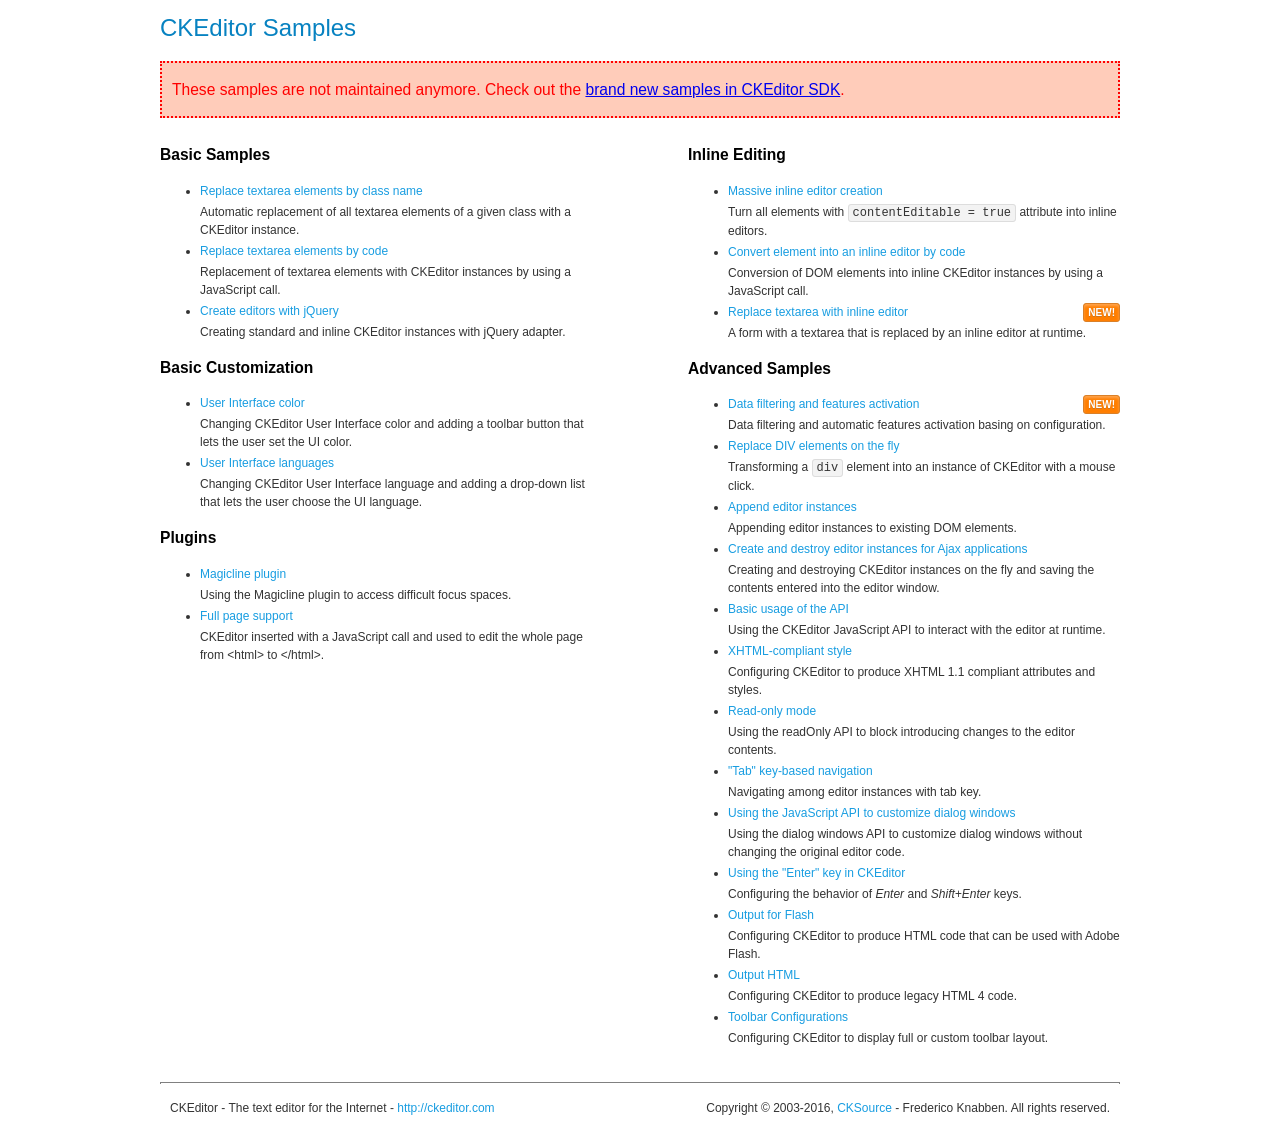
<file: static/js/ckeditor_4.5.7_full/samples/old/index.html>
<!DOCTYPE html>
<!--
Copyright (c) 2003-2016, CKSource - Frederico Knabben. All rights reserved.
For licensing, see LICENSE.md or http://ckeditor.com/license
-->
<html>
<head>
	<meta charset="utf-8">
	<title>CKEditor Samples</title>
	<link rel="stylesheet" href="sample.css">
</head>
<body>
	<h1 class="samples">
		CKEditor Samples
	</h1>
	<div class="warning deprecated">
		These samples are not maintained anymore. Check out the <a href="http://sdk.ckeditor.com/">brand new samples in CKEditor SDK</a>.
	</div>
	<div class="twoColumns">
		<div class="twoColumnsLeft">
			<h2 class="samples">
				Basic Samples
			</h2>
			<dl class="samples">
				<dt><a class="samples" href="replacebyclass.html">Replace textarea elements by class name</a></dt>
				<dd>Automatic replacement of all textarea elements of a given class with a CKEditor instance.</dd>

				<dt><a class="samples" href="replacebycode.html">Replace textarea elements by code</a></dt>
				<dd>Replacement of textarea elements with CKEditor instances by using a JavaScript call.</dd>

				<dt><a class="samples" href="jquery.html">Create editors with jQuery</a></dt>
				<dd>Creating standard and inline CKEditor instances with jQuery adapter.</dd>
			</dl>

			<h2 class="samples">
				Basic Customization
			</h2>
			<dl class="samples">
				<dt><a class="samples" href="uicolor.html">User Interface color</a></dt>
				<dd>Changing CKEditor User Interface color and adding a toolbar button that lets the user set the UI color.</dd>

				<dt><a class="samples" href="uilanguages.html">User Interface languages</a></dt>
				<dd>Changing CKEditor User Interface language and adding a drop-down list that lets the user choose the UI language.</dd>
			</dl>


			<h2 class="samples">Plugins</h2>
<dl class="samples">
<dt><a class="samples" href="magicline/magicline.html">Magicline plugin</a></dt>
<dd>Using the Magicline plugin to access difficult focus spaces.</dd>

<dt><a class="samples" href="wysiwygarea/fullpage.html">Full page support</a></dt>
<dd>CKEditor inserted with a JavaScript call and used to edit the whole page from &lt;html&gt; to &lt;/html&gt;.</dd>
</dl>
		</div>
		<div class="twoColumnsRight">
			<h2 class="samples">
				Inline Editing
			</h2>
			<dl class="samples">
				<dt><a class="samples" href="inlineall.html">Massive inline editor creation</a></dt>
				<dd>Turn all elements with <code>contentEditable = true</code> attribute into inline editors.</dd>

				<dt><a class="samples" href="inlinebycode.html">Convert element into an inline editor by code</a></dt>
				<dd>Conversion of DOM elements into inline CKEditor instances by using a JavaScript call.</dd>

				<dt><a class="samples" href="inlinetextarea.html">Replace textarea with inline editor</a> <span class="new">New!</span></dt>
				<dd>A form with a textarea that is replaced by an inline editor at runtime.</dd>

				
			</dl>

			<h2 class="samples">
				Advanced Samples
			</h2>
			<dl class="samples">
				<dt><a class="samples" href="datafiltering.html">Data filtering and features activation</a> <span class="new">New!</span></dt>
				<dd>Data filtering and automatic features activation basing on configuration.</dd>

				<dt><a class="samples" href="divreplace.html">Replace DIV elements on the fly</a></dt>
				<dd>Transforming a <code>div</code> element into an instance of CKEditor with a mouse click.</dd>

				<dt><a class="samples" href="appendto.html">Append editor instances</a></dt>
				<dd>Appending editor instances to existing DOM elements.</dd>

				<dt><a class="samples" href="ajax.html">Create and destroy editor instances for Ajax applications</a></dt>
				<dd>Creating and destroying CKEditor instances on the fly and saving the contents entered into the editor window.</dd>

				<dt><a class="samples" href="api.html">Basic usage of the API</a></dt>
				<dd>Using the CKEditor JavaScript API to interact with the editor at runtime.</dd>

				<dt><a class="samples" href="xhtmlstyle.html">XHTML-compliant style</a></dt>
				<dd>Configuring CKEditor to produce XHTML 1.1 compliant attributes and styles.</dd>

				<dt><a class="samples" href="readonly.html">Read-only mode</a></dt>
				<dd>Using the readOnly API to block introducing changes to the editor contents.</dd>

				<dt><a class="samples" href="tabindex.html">"Tab" key-based navigation</a></dt>
				<dd>Navigating among editor instances with tab key.</dd>


				
<dt><a class="samples" href="dialog/dialog.html">Using the JavaScript API to customize dialog windows</a></dt>
<dd>Using the dialog windows API to customize dialog windows without changing the original editor code.</dd>

<dt><a class="samples" href="enterkey/enterkey.html">Using the &quot;Enter&quot; key in CKEditor</a></dt>
<dd>Configuring the behavior of <em>Enter</em> and <em>Shift+Enter</em> keys.</dd>

<dt><a class="samples" href="htmlwriter/outputforflash.html">Output for Flash</a></dt>
<dd>Configuring CKEditor to produce HTML code that can be used with Adobe Flash.</dd>

<dt><a class="samples" href="htmlwriter/outputhtml.html">Output HTML</a></dt>
<dd>Configuring CKEditor to produce legacy HTML 4 code.</dd>

<dt><a class="samples" href="toolbar/toolbar.html">Toolbar Configurations</a></dt>
<dd>Configuring CKEditor to display full or custom toolbar layout.</dd>

			</dl>
		</div>
	</div>
	<div id="footer">
		<hr>
		<p>
			CKEditor - The text editor for the Internet - <a class="samples" href="http://ckeditor.com/">http://ckeditor.com</a>
		</p>
		<p id="copy">
			Copyright &copy; 2003-2016, <a class="samples" href="http://cksource.com/">CKSource</a> - Frederico Knabben. All rights reserved.
		</p>
	</div>
</body>
</html>
</file>
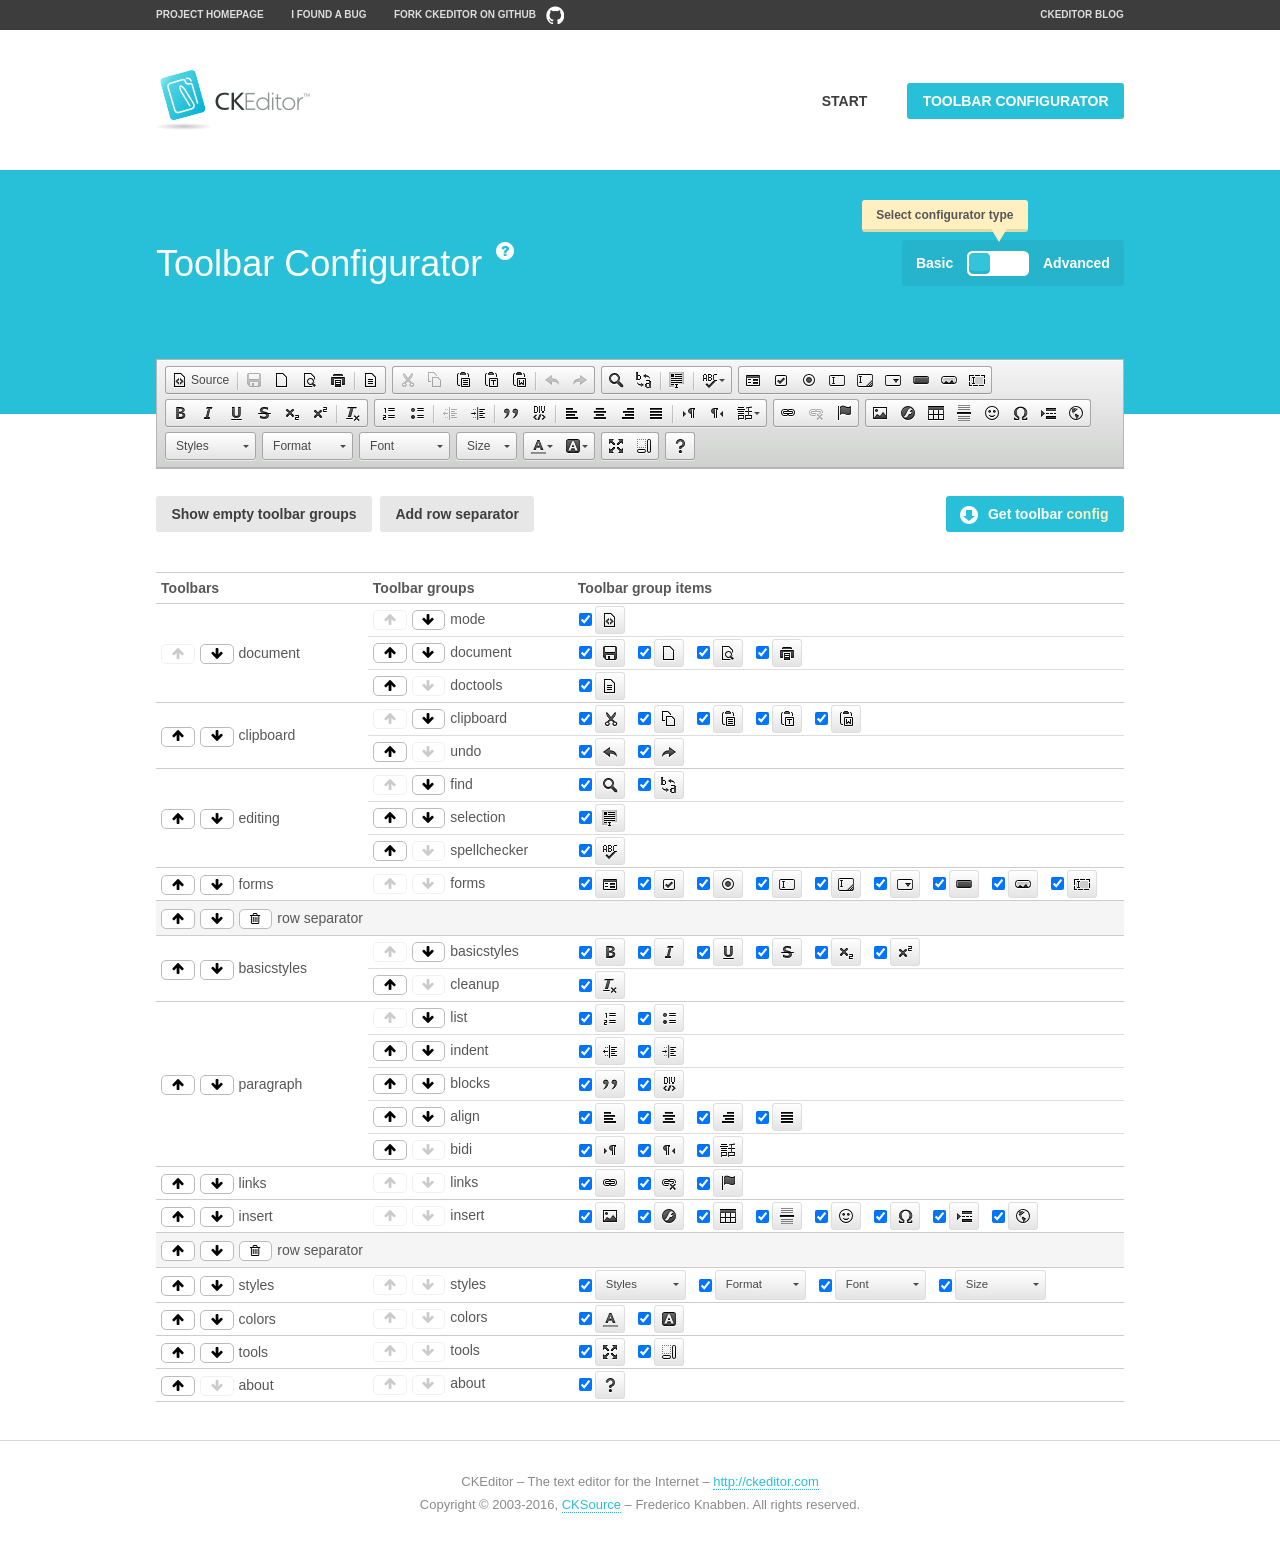
<file: static/js/ckeditor_4.5.7_full/samples/toolbarconfigurator/index.html>
<!DOCTYPE html>
<!--
Copyright (c) 2003-2016, CKSource - Frederico Knabben. All rights reserved.
For licensing, see LICENSE.md or http://ckeditor.com/license
-->
<!--[if IE 8]><html class="ie8"><![endif]-->
<!--[if gt IE 8]><html><![endif]-->
<!--[if !IE]><!--><html><!--<![endif]-->
<head>
	<meta charset="utf-8">
	<title>Toolbar Configurator</title>
	<script src="../../ckeditor.js"></script>
	<script>
		if ( CKEDITOR.env.ie && CKEDITOR.env.version < 9 )
			CKEDITOR.tools.enableHtml5Elements( document );
	</script>
	<link rel="stylesheet" href="lib/codemirror/codemirror.css">
	<link rel="stylesheet" href="lib/codemirror/show-hint.css">
	<link rel="stylesheet" href="lib/codemirror/neo.css">
	<link rel="stylesheet" href="css/fontello.css">
	<link rel="stylesheet" href="../css/samples.css">
</head>
<body id="toolbar">

<nav class="navigation-a">
	<div class="grid-container">
		<ul class="navigation-a-left grid-width-70">
			<li><a href="http://ckeditor.com">Project Homepage</a></li>
			<li><a href="http://dev.ckeditor.com/">I found a bug</a></li>
			<li><a href="http://github.com/ckeditor/ckeditor-dev" class="icon-pos-right icon-navigation-a-github">Fork CKEditor on GitHub</a></li>
		</ul>
		<ul class="navigation-a-right grid-width-30">
			<li><a href="http://ckeditor.com/blog-list">CKEditor Blog</a></li>
		</ul>
	</div>
</nav>

<header class="header-a">
	<div class="grid-container">
		<h1 class="header-a-logo grid-width-30">
			<a href="../index.html"><img src="../img/logo.png" alt="CKEditor Logo"></a>
		</h1>
		<nav class="navigation-b grid-width-70">
			<ul>
				<li><a href="../index.html"  class="button-a">Start</a></li>
				<li><a href="index.html"  class="button-a button-a-background">Toolbar configurator</a></li>
			</ul>
		</nav>
	</div>
</header>

<main>
	<div class="adjoined-top">
		<div class="grid-container">
			<div class="content grid-width-100">
				<div class="grid-container-nested">
					<h1 class="grid-width-60">
						Toolbar Configurator
						<a href="#help-content" type="button" title="Configurator help" id="help" class="button-a button-a-background button-a-no-text icon-pos-left icon-question-mark">Help</a>
					</h1>

					<div class="grid-width-40 grid-switch-magic">
						<div class="switch">
							<span class="balloon-a balloon-a-se">Select configurator type</span>
							<input type="radio" name="radio" data-num="1" id="radio-basic" />
							<input type="radio" name="radio" data-num="2" id="radio-advanced" />
							<label data-for="1" for="radio-basic">Basic</label>
							<span class="switch-inner">
								<span class="handler"></span>
							</span>
							<label data-for="2" for="radio-advanced">Advanced</label>
						</div>
					</div>
				</div>
			</div>
		</div>
	</div>
	<div class="adjoined-bottom">
		<div class="grid-container">
			<div class="grid-width-100">
				<div class="editors-container">
					<div id="editor-basic"></div>
					<div id="editor-advanced"></div>
				</div>
			</div>
		</div>
	</div>

	<div class="grid-container configurator">
		<div class="content grid-width-100">
			<div class="configurator">
				<div>
					<div id="toolbarModifierWrapper"></div>
				</div>
			</div>
		</div>
	</div>

	<div id="help-content">
		<div class="grid-container">
			<div class="grid-width-100">
				<h2>What Am I Doing Here?</h2>

				<div class="grid-container grid-container-nested">
					<div class="basic">
						<div class="grid-width-50">
							<p>Arrange <a href="http://docs.ckeditor.com/#!/api/CKEDITOR.config-cfg-toolbarGroups">toolbar groups</a>, toggle <a href="http://docs.ckeditor.com/#!/api/CKEDITOR.config-cfg-removeButtons">button visibility</a> according to your needs and get your toolbar configuration.</p>
							<p>You can replace the content of the <a href="../../config.js"><code>config.js</code></a> file with the generated configuration. If you already set some configuration options you will need to merge both configurations.</p>
						</div>
						<div class="grid-width-50">
							<p>Read more about different ways of <a href="http://docs.ckeditor.com/#!/guide/dev_configuration">setting configuration</a> and do not forget about <strong>clearing browser cache</strong>.</p>
							<p>Arranging toolbar groups is the recommended way of configuring the toolbar, but if you need more freedom you can use the <a href="#advanced">advanced configurator</a>.</p>
						</div>
					</div>
					<div class="advanced" style="display: none;">
						<div class="grid-width-50">
							<p>With this code editor you can edit your <a href="http://docs.ckeditor.com/#!/api/CKEDITOR.config-cfg-toolbar">toolbar configuration</a> live.</p>
							<p>You can replace the content of the <a href="../../config.js"><code>config.js</code></a> file with the generated configuration. If you already set some configuration options you will need to merge both configurations.</p>
						</div>
						<div class="grid-width-50">
							<p>Read more about different ways of <a href="http://docs.ckeditor.com/#!/guide/dev_configuration">setting configuration</a> and do not forget about <strong>clearing browser cache</strong>.</p>
						</div>
					</div>
				</div>

				<p class="grid-container grid-container-nested">
					<button type="button" class="help-content-close grid-width-100 button-a button-a-background">Got it. Let's play!</button>
				</p>
			</div>
		</div>
	</div>
</main>

<footer class="footer-a grid-container">
	<p class="grid-width-100">
		CKEditor &ndash; The text editor for the Internet &ndash; <a class="samples" href="http://ckeditor.com/">http://ckeditor.com</a>
	</p>
	<p class="grid-width-100" id="copy">
		Copyright &copy; 2003-2016, <a class="samples" href="http://cksource.com/">CKSource</a> &ndash; Frederico Knabben. All rights reserved.
	</p>
</footer>

<script src="lib/codemirror/codemirror.js"></script>
<script src="lib/codemirror/javascript.js"></script>
<script src="lib/codemirror/show-hint.js"></script>

<script src="js/fulltoolbareditor.js"></script>
<script src="js/abstracttoolbarmodifier.js"></script>
<script src="js/toolbarmodifier.js"></script>
<script src="js/toolbartextmodifier.js"></script>
<script src="../js/sf.js"></script>

<script>
	( function() {
		'use strict';

		var mode = ( window.location.hash.substr( 1 ) === 'advanced' ) ? 'advanced' : 'basic',
			configuratorSection = CKEDITOR.document.findOne( 'main > .grid-container.configurator' ),
			basicInstruction = CKEDITOR.document.findOne( '#help-content .basic' ),
			advancedInstruction = CKEDITOR.document.findOne( '#help-content .advanced' ),

			// Configurator mode switcher.
			modeSwitchBasic = CKEDITOR.document.getById( 'radio-basic' ),
			modeSwitchAdvanced = CKEDITOR.document.getById( 'radio-advanced' );

		// Initial setup
		function updateSwitcher() {
			if ( mode === 'advanced' ) {
				modeSwitchAdvanced.$.checked = true;
			} else {
				modeSwitchBasic.$.checked = true;
			}
		}

		updateSwitcher();

		CKEDITOR.document.getWindow().on( 'hashchange', function( e ) {
			var hash = window.location.hash.substr( 1 );
			if ( !( hash === 'advanced' || hash === 'basic' ) ) {
				return;
			}
			mode = hash;
			onToolbarsDone( mode );
		} );

		CKEDITOR.document.getWindow().on( 'resize', function() {
			updateToolbar( ( mode === 'basic' ? toolbarModifier : toolbarTextModifier )[ 'editorInstance' ] );
		} );

		function onRefresh( modifier ) {
			modifier = modifier || this;

			if ( mode === 'basic' && modifier instanceof ToolbarConfigurator.ToolbarTextModifier ) {
				return;
			}

			// CodeMirror container becomes visible, so we need to refresh and to avoid rendering problems.
			if ( mode === 'advanced' && modifier instanceof ToolbarConfigurator.ToolbarTextModifier ) {
				modifier.codeContainer.refresh();
			}

			updateToolbar( modifier.editorInstance );
		}

		function updateToolbar( editor ) {
			var editorContainer = editor.container;

			// Not always editor is loaded.
			if ( !editorContainer ) {
				return;
			}

			var displayStyle = editorContainer.getStyle( 'display' );

			editorContainer.setStyle( 'display', 'block' );

			var newHeight = editorContainer.getSize( 'height' );

			var newMarginTop = parseInt( editorContainer.getComputedStyle( 'margin-top' ), 10 );
			newMarginTop = ( isNaN( newMarginTop ) ? 0 : Number( newMarginTop ) );

			var newMarginBottom = parseInt( editorContainer.getComputedStyle( 'margin-bottom' ), 10 );
			newMarginBottom = ( isNaN( newMarginBottom ) ? 0 : Number( newMarginBottom ) );

			var result = newHeight + newMarginTop + newMarginBottom;

			editorContainer.setStyle( 'display', displayStyle );

			editor.container.getAscendant( 'div' ).setStyle( 'height', result + 'px' );
		}

		var toolbarModifier = new ToolbarConfigurator.ToolbarModifier( 'editor-basic' );

		var done = 0;
		toolbarModifier.init( onToolbarInit );
		toolbarModifier.onRefresh = onRefresh;

		CKEDITOR.document.getById( 'toolbarModifierWrapper' ).append( toolbarModifier.mainContainer );

		var toolbarTextModifier = new ToolbarConfigurator.ToolbarTextModifier( 'editor-advanced' );
		toolbarTextModifier.init( onToolbarInit );
		toolbarTextModifier.onRefresh = onRefresh;

		function onToolbarInit() {
			if ( ++done === 2 ) {
				onToolbarsDone();

				positionSticky.watch( CKEDITOR.document.findOne( '.toolbar' ), function() {
					return mode === 'advanced';
				} );
			}
		}

		function onToolbarsDone() {
			if ( mode === 'basic' ) {
				toggleModeBasic( false );
			} else {
				toggleModeAdvanced( false );
			}

			updateSwitcher();

			setTimeout( function() {
				CKEDITOR.document.findOne( '.editors-container' ).addClass( 'active' );
				CKEDITOR.document.findOne( '#toolbarModifierWrapper' ).addClass( 'active' );
			}, 200 );
		}

		CKEDITOR.document.getById( 'toolbarModifierWrapper' ).append( toolbarTextModifier.mainContainer );

		function toogleModeSwitch( onElement, offElement, onModifier, offModifier ) {
			onElement.addClass( 'fancy-button-active' );
			offElement.removeClass( 'fancy-button-active' );

			onModifier.showUI();
			offModifier.hideUI();
		}

		function toggleModeBasic( callOnRefresh ) {
			callOnRefresh = ( callOnRefresh !== false );
			mode = 'basic';
			window.location.hash = '#basic';
			toogleModeSwitch( modeSwitchBasic, modeSwitchAdvanced, toolbarModifier, toolbarTextModifier );

			configuratorSection.removeClass( 'freed-width' );
			basicInstruction.show();
			advancedInstruction.hide();

			callOnRefresh && onRefresh( toolbarModifier );
		}

		function toggleModeAdvanced( callOnRefresh ) {
			callOnRefresh = ( callOnRefresh !== false );
			mode = 'advanced';
			window.location.hash = '#advanced';
			toogleModeSwitch( modeSwitchAdvanced, modeSwitchBasic, toolbarTextModifier, toolbarModifier );

			configuratorSection.addClass( 'freed-width' );
			advancedInstruction.show();
			basicInstruction.hide();

			callOnRefresh && onRefresh( toolbarTextModifier );
		}

		modeSwitchBasic.on( 'click', toggleModeBasic );
		modeSwitchAdvanced.on( 'click', toggleModeAdvanced );

		//
		// Position:sticky for the toolbar.
		//

		// Will make elements behave like they were styled with position:sticky.
		var positionSticky = {
			// Store object: {
			// 		element: CKEDITOR.dom.element, // Element which will float.
			// 		placeholder: CKEDITOR.dom.element, // Placeholder which is place to prevent page bounce.
			// 		isFixed: boolean // Whether element float now.
			// }
			watched: [],

			active: [],

			staticContainer: null,

			init: function() {
				var element = CKEDITOR.dom.element.createFromHtml(
					'<div class="staticContainer">' +
						'<div class="grid-container" >' +
							'<div class="grid-width-100">' +
								'<div class="inner"></div>' +
							'</div>' +
						'</div>' +
					'</div>' );

				this.staticContainer = element.findOne( '.inner' );

				CKEDITOR.document.getBody().append( element );
			},

			watch: function( element, preventFunc ) {
				this.watched.push( {
					element: element,
					placeholder: new CKEDITOR.dom.element( 'div' ),
					isFixed: false,
					preventFunc: preventFunc
				} );
			},

			checkAll: function() {
				for ( var i = 0; i < this.watched.length; i++ ) {
					this.check( this.watched[ i ] );
				}
			},

			check: function( element ) {
				var isFixed = element.isFixed;
				var shouldBeFixed = this.shouldBeFixed( element );

				// Nothing to be done.
				if ( isFixed === shouldBeFixed ) {
					return;
				}

				var placeholder = element.placeholder;

				if ( isFixed ) {
					// Unfixing.

					element.element.insertBefore( placeholder );
					placeholder.remove();

					element.element.removeStyle( 'margin' );

					this.active.splice( CKEDITOR.tools.indexOf( this.active, element ), 1 );

				} else {
					// Fixing.
					placeholder.setStyle( 'width', element.element.getSize( 'width' ) + 'px' );
					placeholder.setStyle( 'height', element.element.getSize( 'height' ) + 'px' );
					placeholder.setStyle( 'margin-bottom', element.element.getComputedStyle( 'margin-bottom' ) );
					placeholder.setStyle( 'display', element.element.getComputedStyle( 'display' ) );
					placeholder.insertAfter( element.element );

					this.staticContainer.append( element.element );

					this.active.push( element );
				}

				element.isFixed = !element.isFixed;
			},

			shouldBeFixed: function( element ) {
				if ( element.preventFunc && element.preventFunc() ) {
					return false;
				}

				// If element is already fixed we are checking it's placeholder.
				var related = ( element.isFixed ? element.placeholder : element.element ),
					clientRect = related.$.getBoundingClientRect(),
					staticHeight = this.staticContainer.getSize('height' ),
					elemHeight = element.element.getSize( 'height' );

				if ( element.isFixed ) {
					return ( clientRect.top + elemHeight < staticHeight );
				} else {
					return ( clientRect.top < staticHeight );
				}
			}
		};

		positionSticky.init();

		CKEDITOR.document.getWindow().on( 'scroll',
			new CKEDITOR.tools.eventsBuffer( 100, positionSticky.checkAll, positionSticky ).input
		);

		// Make the toolbar sticky.
		positionSticky.watch( CKEDITOR.document.findOne( '.editors-container' ) );

		// Help button and help-content.
		( function() {
			var helpButton = CKEDITOR.document.getById( 'help' ),
				helpContent = CKEDITOR.document.getById( 'help-content' );

			// Don't show help button on IE8 because it's unsupported by Pico Modal.
			if ( CKEDITOR.env.ie && CKEDITOR.env.version == 8 ) {
				helpButton.hide();
			} else {
				// Display help modal when the button is clicked.
				helpButton.on( 'click', function( evt ) {
					SF.modal( {
						// Clone modal content from DOM.
						content: helpContent.getHtml(),

						afterCreate: function( modal ) {
							// Enable modal content button to close the modal.
							new CKEDITOR.dom.element( modal.modalElem() ).findOne( '.help-content-close' ).once( 'click', modal.close );
						}
					} ).show();
				} );
			}
		} )();
	} )();
</script>
</body>
</html>
</file>
<file: static/js/flatpickr-gh-pages/assets/site.css>
@import url("https://fonts.googleapis.com/css?family=Nunito:700&text=flatpickr");
@import url("https://fonts.googleapis.com/css?family=Roboto:300,400,500,700");
@import url("reset.css");
@import url("icons.css");
@import url("prettify.css");

body, input {
    font: 400 15px 'Roboto', sans-serif;
    color: rgba(0,0,0,0.9);
    line-height: 24px;
    background: #ECF0F1;
    padding-top: 2rem;
}

h1 {
    font-size: 3rem;
    font-family: 'nunito'
}

h2 {
    margin-bottom: 0.75rem;
}

h3 {
    margin-bottom: 1rem;
    border-left: 5px solid #446cb3;
    padding-left: 0.5rem;
    color: black;
    font-size: 22px;
}

p
{
    margin: 0rem 0 1rem;
}

.nomargin
{
    margin-bottom: 0
}

a
{
    color: #446cb3;
    text-decoration: none
}

a:hover {
    color: #111;
    text-decoration: underline;
}

.wrapper
{

}

.flex {
    display: inline-block;
    display: -ms-flex;
    display: -webkit-flex;
    display: flex;
    -webkit-flex-direction: row;
    flex-direction: row;
    width: 96%;
    max-width: 1140px;
    margin: 0 auto;
    background: white;
    padding: 2rem;
    overflow-x: hidden;
}

.c-l {
    width: 70%;
}

.c-r {
    width: 30%;
    padding-left: 3%;

}

.c-r ol {
    list-style: none;
    color: #999
}

.c-r li {
    padding: 0.03rem 0
}

.c-r li span {
    float: left;
    min-width: 24px
}

.c-r li a {
    display: block
}



.fixed {
    position: fixed;
    top: 1rem;
    min-width: 270px;
    right:25%\0;
}

.example
{
    margin-bottom: 3rem;

}

.current {
    font-weight:  bold
}

.current a {
    color: #111;
}

#hero {
    display: inline-block;
    width: 100%;
}

.hero
{
    padding: 7.5vh 0;
    min-height: 210px;
    max-height: 420px;
    margin-bottom: 1px;
    text-align: center;
    color: #222;
}


.hero .btn:hover {
    color: #636363;
    border-color: rgba(0, 0, 0, 0.35);
}


.hero h1{
    margin-top: 0;
    line-height: 3rem;
}
.hero p
{
    opacity: 0.85
}


select {
    padding: 0.25rem;
    font-family: "Roboto";
    text-transform: capitalize;
    background: transparent;
    border-color: #d3d3d3;
}

select:focus {
    border: 1px solid #66afe9;
}

option {
    font-family: "Roboto";
    text-transform: capitalize;
}

input {
    max-width: 320px;
    display: block;
    outline: none;
    border: 1px solid #ddd;
    background: #fbfbfb;
    border-radius: 3px;
    color: rgba(0, 0, 0, 0.87);
    padding: 0 0 0 11px;
    height: 40px;
    width: 100%;
    margin-right: 0;
    margin-bottom: 0.5rem;
}

input.big {
    height: 50px;
    font-size: 1.3em;
}

.input-group input {
    float: left;
    border-bottom-right-radius: 0;
    border-top-right-radius: 0;
}

.input-btn {
    display: inline-block;
    padding: 0 1rem;
    font-size: 1rem;
    font-weight: 400;
    line-height: 40px;
    height: 40px;
    text-align: center;
    white-space: nowrap;
    vertical-align: middle;
    cursor: pointer;
    -webkit-user-select: none;
    user-select: none;
    border: 1px solid transparent;
    border-radius: .25rem;
    color: #373a3c;
    float: left;
    border-radius: 0;
    border-left: 0;
    background-color: white;
    border-color: #ddd;

}

.input-btn.last {
    border-right: 1px solid #ccc;
}

.input-btn:hover {
    background-color: #e9e9e9;
    text-decoration: none;
}

.input-btn:active {
    background-color: #ddd;
}
input:focus, input.active
{
    outline: 0;
    background: #fff;
    border-color: #66afe9;

}

.btn {
    border: 1px solid rgba(0, 0, 0, 0.15);
    border-radius: 3px;
    color: #444;
    font-weight: 700;
    cursor: pointer;
    display: inline-block;
    margin-right: 0.5rem;
    padding: 3px 12px;
    vertical-align: middle;
}

.btn i {
    vertical-align: middle;
}

.btn i, .btn span {
    line-height: 26px;
}

.btn span {
    padding-top: 1px;
}

.btn:hover {
    background: #fff;
    text-decoration: none;
}

.btn:active {
    box-shadow: inset 0 2px 4px rgba(0,0,0,.25);
}

code {
    background: #f3f3f3;
    padding: 0.15rem 0.25rem;
}

pre
{
    word-break: break-all;
    white-space: pre-wrap;
    margin: 0.75rem 0;
    font-family: Consolas, "Andale Mono WT", "Andale Mono", "Lucida Console", "Lucida Sans Typewriter", "DejaVu Sans Mono", "Bitstream Vera Sans Mono", "Liberation Mono", "Nimbus Mono L", Monaco, "Courier New", Courier, monospace;
}


.table
{
    border: 1px solid #e4e4e4;
    border-spacing: 0;
    font-size: 14px;
    width: 100%;
    font-weight: 300
}

.table th {
    text-align: left;
    background: #fafafa;
    color: #888;
}

.table th, .table td
{
    padding: 0.75rem 1rem;
}

.table tr
{
    border-bottom: 1px solid #F3F8FF;
}

.table tr td
{
    color: #444
}

.table tr td:first-child
{
    color: #111;
    font-weight: bold
}

.table  tr:nth-child(2n) {
    background-color: #f9f9f9;
}

@media screen and (max-width: 960px){

    body {
        padding-top: 0;
    }

    .flex {
        width: 100%;
    }

    .c-r {
        display: none
    }

    .c-l {
        width: 100%
    }

}


.example hr {
    background: transparent;
    display: block;
    box-sizing: content-box;
    height: 1px;
    border: 0;
    margin: 2rem 0 1rem 0;
    border-top: 1px dotted rgba(0, 0, 0, 0.2);
}

.alert.success {
    color: #60ae4d;
    background-color: rgba(96, 174, 77, 0.15);
    border: 1px solid rgba(96, 174, 77, 0.15);
}
.success {
    color: #60ae4d;
}
.alert {
    position: relative;
    padding: 15px 24px;
    padding-right: 40px;
    line-height: 20px;
    font-size: 14px;
    color: #000;
    background: #f4f4f4;
    border: 1px solid #dbdbdb;
    display: block;
    font-weight: normal;
    border-radius: 4px;
    margin-bottom: 24px;
}

hr {
    border: 0;
    margin: 1em 0;
    height: 1px;
    background: #ddd;
}
</file>
<file: static/js/ckeditor_4.5.7_full/samples/css/samples.css>
/**
 * @license Copyright (c) 2003-2016, CKSource - Frederico Knabben. All rights reserved.
 * For licensing, see LICENSE.md or http://ckeditor.com/license
 */
@media (max-width: 900px) {
  .global-is-mobile-hidden {
    display: none !important;
  }
}
article,
aside,
details,
figcaption,
figure,
footer,
header,
hgroup,
main,
menu,
nav,
section {
  display: block;
}
body,
html {
  margin: 0;
  padding: 0;
  font: 16px / 1.8 Arial, 'Helvetica Neue', Helvetica, sans-serif;
  font-weight: 300;
  color: #575757;
}
.grid-width-10 {
  width: 10%;
}
.grid-width-20 {
  width: 20%;
}
.grid-width-30 {
  width: 30%;
}
.grid-width-40 {
  width: 40%;
}
.grid-width-50 {
  width: 50%;
}
.grid-width-60 {
  width: 60%;
}
.grid-width-70 {
  width: 70%;
}
.grid-width-80 {
  width: 80%;
}
.grid-width-90 {
  width: 90%;
}
.grid-width-100 {
  width: 100%;
}
@media (max-width: 900px) {
  .grid-width-10,
  .grid-width-20,
  .grid-width-30,
  .grid-width-40,
  .grid-width-50,
  .grid-width-60,
  .grid-width-70,
  .grid-width-80,
  .grid-width-90,
  .grid-width-100 {
    width: 100%;
  }
}
*[class*="grid-width"] {
  -webkit-box-sizing: border-box;
  -moz-box-sizing: border-box;
  box-sizing: border-box;
  padding-left: 4%;
  padding-right: 4%;
  float: left;
}
*[class*="grid-width"]:after,
.grid-container:after,
*[class*="grid-width"]:before,
.grid-container:before {
  content: '';
  display: block;
  overflow: hidden;
  visibility: hidden;
  font-size: 0;
  line-height: 0;
  width: 0;
  height: 0;
}
*[class*="grid-width"]:after,
.grid-container:after {
  clear: both;
}
.grid-container {
  -webkit-box-sizing: border-box;
  -moz-box-sizing: border-box;
  box-sizing: border-box;
  margin-left: auto;
  margin-right: auto;
}
.grid-container-nested *[class*="grid-width"]:first-child {
  padding-left: 0;
}
.grid-container-nested *[class*="grid-width"]:last-child {
  padding-right: 0;
}
@media (max-width: 900px) {
  .grid-container-nested *[class*="grid-width"]:first-child {
    padding-left: 4%;
  }
  .grid-container-nested *[class*="grid-width"]:last-child {
    padding-right: 4%;
  }
}
.header-a {
  min-height: 140px;
  overflow: hidden;
}
.header-a .header-a-logo {
  margin: 40px 0 0;
}
@media (max-width: 900px) {
  .header-a .header-a-logo {
    text-align: center;
  }
}
.header-a .header-a-logo img {
  border: transparent;
}
.navigation-a {
  height: 30px;
  background: #3d3d3d;
  position: absolute;
  left: 0;
  right: 0;
  top: 0;
  padding: 0;
  overflow: hidden;
}
@media (max-width: 900px) {
  .navigation-a {
    text-align: center;
  }
}
.navigation-a ul {
  list-style: none;
  margin: 0;
  overflow: hidden;
}
.navigation-a ul li,
.navigation-a ul li a {
  display: inline-block;
}
@media (max-width: 900px) {
  .navigation-a ul {
    width: auto;
    text-overflow: ellipsis;
    white-space: nowrap;
    display: inline-block;
    float: none;
  }
  .navigation-a ul:before,
  .navigation-a ul:after {
    display: none;
  }
}
.navigation-a ul.navigation-a-left {
  text-align: left;
}
@media (max-width: 900px) {
  .navigation-a ul.navigation-a-left {
    padding-right: 0;
  }
}
.navigation-a ul.navigation-a-right {
  text-align: right;
}
@media (max-width: 900px) {
  .navigation-a ul.navigation-a-right {
    padding-left: 23px;
  }
}
.navigation-a ul li + li {
  margin-left: 23px;
}
.navigation-a ul li a {
  font-size: 10px;
  font-size: 0.625rem;
  line-height: 18px;
  line-height: 1.13rem;
  line-height: 30px;
  float: left;
  color: #dddddd;
  font-weight: bold;
  text-decoration: none;
  text-transform: uppercase;
}
.navigation-a ul li a:hover {
  cursor: pointer;
  color: #ffffff;
}
.icon-navigation-a-github:before,
.icon-navigation-a-github:after {
  background-image: url("[data-uri]");
}
.navigation-b {
  text-align: right;
  margin: 52px 0 0;
  overflow: visible;
}
@media (max-width: 900px) {
  .navigation-b {
    text-align: center;
    margin-top: 20px;
    padding: 0;
  }
}
.navigation-b ul {
  padding: 0;
  list-style: none;
  margin: 0;
  overflow: visible;
}
.navigation-b ul li,
.navigation-b ul li a {
  display: inline-block;
}
@media (max-width: 900px) {
  .navigation-b ul {
    display: table;
    width: 100%;
    padding-bottom: 1.5em;
  }
}
@media (max-width: 900px) {
  .navigation-b ul li {
    display: table-row;
  }
}
.navigation-b ul li + li {
  margin-left: 20px;
}
@media (max-width: 900px) {
  .navigation-b ul li + li {
    margin-left: 0;
  }
}
.navigation-b ul li a {
  -webkit-box-sizing: border-box;
  -moz-box-sizing: border-box;
  box-sizing: border-box;
  text-transform: uppercase;
  text-decoration: none;
  outline: none;
}
@media (max-width: 900px) {
  .navigation-b ul li a {
    width: 100%;
    -webkit-border-radius: 0;
    -webkit-background-clip: padding-box;
    -moz-border-radius: 0;
    -moz-background-clip: padding;
    border-radius: 0;
    background-clip: padding-box;
  }
}
.footer-a {
  font-size: 13px;
  font-size: 0.8125rem;
  line-height: 23.4px;
  line-height: 1.46rem;
  padding-top: 2.25em;
  padding-bottom: 2.25em;
  overflow: hidden;
  color: #8a8a8a;
}
.footer-a a {
  color: #27c0d8;
  text-decoration: none;
  border-bottom: 1px dotted #27c0d8;
}
.footer-a a:hover {
  color: #23adc2;
}
.footer-a p {
  margin: 0;
  display: inline-block;
  text-align: center;
}
.content {
  font-size: 14px;
  font-size: 0.875rem;
  line-height: 25.2px;
  line-height: 1.57rem;
  overflow: hidden;
  padding-top: 1.5em;
  padding-bottom: 1.5em;
}
.content p {
  margin: 0.75em 0;
}
.content ul,
.content ol,
.content pre,
.content blockquote,
.content textarea:not([class^="cke"]),
.content .cke {
  margin: 1.875em 0;
}
.content code,
.content kbd {
  -webkit-border-radius: 3px;
  -webkit-background-clip: padding-box;
  -moz-border-radius: 3px;
  -moz-background-clip: padding;
  border-radius: 3px;
  background-clip: padding-box;
  padding: 3px 4px;
}
.content pre,
.content code,
.content kbd,
.content blockquote {
  background: #f5f5f5;
}
.content blockquote,
.content pre {
  background: none;
  border-left: 4px solid #27c0d8;
  padding: 1.5em 2.25em;
}
.content p a,
.content ul a,
.content ol a,
.content blockquote a,
.content h1 a,
.content h2 a,
.content h3 a,
.content h4 a,
.content h5 a {
  color: #27c0d8;
  text-decoration: none;
  border-bottom: 1px dotted #27c0d8;
}
.content p a:hover,
.content ul a:hover,
.content ol a:hover,
.content blockquote a:hover,
.content h1 a:hover,
.content h2 a:hover,
.content h3 a:hover,
.content h4 a:hover,
.content h5 a:hover {
  color: #23adc2;
}
.content h1,
.content h2,
.content h3,
.content h4,
.content h5 {
  color: #000;
  font-weight: 100;
}
.content h1 code,
.content h2 code,
.content h3 code,
.content h4 code,
.content h5 code,
.content h1 kbd,
.content h2 kbd,
.content h3 kbd,
.content h4 kbd,
.content h5 kbd {
  font-size: inherit;
}
.content h1 a.content-heading-anchor,
.content h2 a.content-heading-anchor,
.content h3 a.content-heading-anchor,
.content h4 a.content-heading-anchor,
.content h5 a.content-heading-anchor {
  font-weight: 100;
  vertical-align: middle;
  opacity: 0;
  border: 0;
}
.content h1:hover a.content-heading-anchor,
.content h2:hover a.content-heading-anchor,
.content h3:hover a.content-heading-anchor,
.content h4:hover a.content-heading-anchor,
.content h5:hover a.content-heading-anchor {
  opacity: 1;
}
.content h1:target a,
.content h2:target a,
.content h3:target a,
.content h4:target a,
.content h5:target a {
  -webkit-animation: targetLinkOpacity 0.5s linear alternate;
  -moz-animation: targetLinkOpacity 0.5s linear alternate;
  -o-animation: targetLinkOpacity 0.5s linear alternate;
  animation: targetLinkOpacity 0.5s linear alternate;
  opacity: 1;
}
.content input,
.content select,
.content textarea:not([class^="cke"]) {
  -webkit-border-radius: 3px;
  -webkit-background-clip: padding-box;
  -moz-border-radius: 3px;
  -moz-background-clip: padding;
  border-radius: 3px;
  background-clip: padding-box;
  -webkit-box-shadow: inset 0 1px 1px rgba(0, 0, 0, 0.08);
  -moz-box-shadow: inset 0 1px 1px rgba(0, 0, 0, 0.08);
  box-shadow: inset 0 1px 1px rgba(0, 0, 0, 0.08);
  font: inherit;
  color: inherit;
  border: 1px solid #d9d9d9;
  padding: .2em .5em;
}
.content input:focus,
.content select:focus,
.content textarea:not([class^="cke"]):focus {
  border-color: #66afe9;
  outline: 0;
  -webkit-box-shadow: inset 0 1px 1px rgba(0, 0, 0, 0.08), 0 0 8px #93c6ef;
  -moz-box-shadow: inset 0 1px 1px rgba(0, 0, 0, 0.08), 0 0 8px #93c6ef;
  box-shadow: inset 0 1px 1px rgba(0, 0, 0, 0.08), 0 0 8px #93c6ef;
}
.content abbr {
  border-bottom: 1px dotted #666;
  cursor: pointer;
}
.content blockquote {
  font-style: italic;
  font-family: Georgia, Times, "Times New Roman", serif;
  font-size: 16px;
  font-size: 1rem;
  line-height: 28.8px;
  line-height: 1.8rem;
}
.content em {
  font-style: italic;
}
.content h1 {
  font-size: 36px;
  font-size: 2.25rem;
  line-height: 64.8px;
  line-height: 4.05rem;
  margin: 1.125em 0 0;
}
.content h2 {
  font-size: 27.2px;
  font-size: 1.7rem;
  line-height: 48.96px;
  line-height: 3.06rem;
  margin: 0.9em 0 0;
}
.content h3 {
  font-size: 24px;
  font-size: 1.5rem;
  line-height: 43.2px;
  line-height: 2.7rem;
  font-weight: 500;
  margin: 0.75em 0 0;
}
.content h4 {
  font-size: 19.2px;
  font-size: 1.2rem;
  line-height: 34.56px;
  line-height: 2.16rem;
  font-weight: 500;
  margin: 0.75em 0 0;
}
.content h5 {
  font-size: 17.6px;
  font-size: 1.1rem;
  line-height: 31.68px;
  line-height: 1.98rem;
  font-weight: 500;
  margin: 0.75em 0 0;
}
.content hr {
  border: 0;
  border-top: 4px solid #d9d9d9;
  margin: 1.5em 0;
}
.content input[type="text"] {
  height: 1.8em;
  line-height: 1.8em;
}
.content input[type="button"] {
  -webkit-appearance: button;
  -moz-appearance: button;
  appearance: button;
}
.content kbd {
  font-size: 12px;
  font-size: 0.75rem;
  line-height: 21.6px;
  line-height: 1.35rem;
  font-family: Arial, 'Helvetica Neue', Helvetica, sans-serif;
  padding: 2px 6px;
  -webkit-box-shadow: 0 0 4px #ffffff inset, 0 2px 0 #d9d9d9;
  -moz-box-shadow: 0 0 4px #ffffff inset, 0 2px 0 #d9d9d9;
  box-shadow: 0 0 4px #ffffff inset, 0 2px 0 #d9d9d9;
}
.content p img {
  vertical-align: middle;
}
.content p pre {
  padding: 1.5em;
}
.content pre {
  padding: 0;
  border: 0;
  tab-size: 4;
  -o-tab-size: 4;
  -moz-tab-size: 4;
}
.content pre,
.content code {
  font-size: 11.89px;
  font-size: 0.743rem;
  line-height: 21.4px;
  line-height: 1.34rem;
  font-family: Consolas, Menlo, Monaco, Lucida Console, Liberation Mono, DejaVu Sans Mono, Bitstream Vera Sans Mono, Courier New, monospace, serif;
}
.content pre a,
.content code a {
  border: 0;
}
.content pre code {
  padding: 0.75em;
  display: block;
}
.content strong {
  color: #000;
}
.content ul ul,
.content ol ul,
.content ul ol,
.content ol ol {
  margin: 0.75em 0;
}
.content ul li,
.content ol li {
  font-size: 14px;
  font-size: 0.875rem;
  line-height: 30.24px;
  line-height: 1.89rem;
}
.content textarea:not([class^="cke"]) {
  width: 100%;
}
.content div.todo {
  border: 2px dotted #444;
  padding: 10px;
  margin: 60px 0 10px 0;
  /* Remove me some day */
}
.content div.todo:before {
  content: "TODO";
  font-weight: bold;
}
body a.button-a,
body button.button-a,
body input.button-a {
  -webkit-border-radius: 3px;
  -webkit-background-clip: padding-box;
  -moz-border-radius: 3px;
  -moz-background-clip: padding;
  border-radius: 3px;
  background-clip: padding-box;
  font-size: 14px;
  font-size: 0.875rem;
  line-height: 25.2px;
  line-height: 1.57rem;
  height: 36px;
  line-height: 36px;
  padding: 0 1.1em;
  font-weight: 700;
  color: #3e3e3e;
  white-space: nowrap;
  text-decoration: none;
  display: inline-block;
  cursor: pointer;
  border: 0;
  vertical-align: middle;
  margin: 1px 0;
  background: transparent;
}
body a.button-a.icon-pos-left,
body button.button-a.icon-pos-left,
body input.button-a.icon-pos-left {
  padding-left: .8em;
}
body a.button-a.icon-pos-right,
body button.button-a.icon-pos-right,
body input.button-a.icon-pos-right {
  padding-right: .8em;
}
body a.button-a.button-a-no-text,
body button.button-a.button-a-no-text,
body input.button-a.button-a-no-text {
  -webkit-border-radius: 100px;
  -webkit-background-clip: padding-box;
  -moz-border-radius: 100px;
  -moz-background-clip: padding;
  border-radius: 100px;
  background-clip: padding-box;
  width: 36px;
  padding: 0;
  text-indent: -999px;
  overflow: hidden;
  position: relative;
  text-align: center;
}
body a.button-a.button-a-no-text:before,
body button.button-a.button-a-no-text:before,
body input.button-a.button-a-no-text:before {
  position: absolute;
  left: 50%;
  top: 50%;
  margin: -9px 0 0 -9px;
}
@media (max-width: 900px) {
  body a.button-a.button-a-mobile-collapsed,
  body button.button-a.button-a-mobile-collapsed,
  body input.button-a.button-a-mobile-collapsed {
    -webkit-border-radius: 100px;
    -webkit-background-clip: padding-box;
    -moz-border-radius: 100px;
    -moz-background-clip: padding;
    border-radius: 100px;
    background-clip: padding-box;
    width: 36px;
    padding: 0;
    text-indent: -999px;
    overflow: hidden;
    position: relative;
    text-align: center;
  }
  body a.button-a.button-a-mobile-collapsed:before,
  body button.button-a.button-a-mobile-collapsed:before,
  body input.button-a.button-a-mobile-collapsed:before {
    position: absolute;
    left: 50%;
    top: 50%;
    margin: -9px 0 0 -9px;
  }
  body a.button-a.button-a-mobile-collapsed:before,
  body button.button-a.button-a-mobile-collapsed:before,
  body input.button-a.button-a-mobile-collapsed:before {
    position: absolute;
    left: 50%;
    top: 50%;
    margin: -9px 0 0 -9px;
  }
}
body a.button-a:active,
body button.button-a:active,
body input.button-a:active,
body a.button-a:hover,
body button.button-a:hover,
body input.button-a:hover {
  color: #fff;
  background: #23adc2;
}
body a.button-a:focus,
body button.button-a:focus,
body input.button-a:focus {
  border-color: #66afe9;
  outline: 0;
  -webkit-box-shadow: inset 0 1px 1px rgba(0, 0, 0, 0.075), 0 0 8px #93c6ef;
  -moz-box-shadow: inset 0 1px 1px rgba(0, 0, 0, 0.075), 0 0 8px #93c6ef;
  box-shadow: inset 0 1px 1px rgba(0, 0, 0, 0.075), 0 0 8px #93c6ef;
}
body a.button-a-soft,
body button.button-a-soft,
body input.button-a-soft {
  background: #e7e7e7;
}
body a.button-a-soft:active,
body button.button-a-soft:active,
body input.button-a-soft:active,
body a.button-a-soft:hover,
body button.button-a-soft:hover,
body input.button-a-soft:hover {
  color: #3e3e3e;
  background: #cecece;
}
body a.button-a-background,
body button.button-a-background,
body input.button-a-background,
body a.navigation-b ul li a:hover,
body button.navigation-b ul li a:hover,
body input.navigation-b ul li a:hover {
  color: #fff;
  background: #27c0d8;
}
body a.button-a-background:active,
body button.button-a-background:active,
body input.button-a-background:active,
body a.button-a-background:hover,
body button.button-a-background:hover,
body input.button-a-background:hover,
body a.navigation-b ul li a:hover:active,
body button.navigation-b ul li a:hover:active,
body input.navigation-b ul li a:hover:active,
body a.navigation-b ul li a:hover:hover,
body button.navigation-b ul li a:hover:hover,
body input.navigation-b ul li a:hover:hover {
  color: #fff;
  background: #23adc2;
}
.balloon-a {
  font-size: 12px;
  font-size: 0.75rem;
  line-height: 21.6px;
  line-height: 1.35rem;
  -webkit-border-radius: 3px;
  -webkit-background-clip: padding-box;
  -moz-border-radius: 3px;
  -moz-background-clip: padding;
  border-radius: 3px;
  background-clip: padding-box;
  border-bottom: 3px solid #d4d4d4;
  background: #ebebeb;
  display: inline-block;
  white-space: nowrap;
  padding: .4em 1.2em .2em;
  font-weight: 700;
  position: relative;
  z-index: 1000;
  text-transform: none;
  color: #575757;
}
.balloon-a:hover {
  color: #575757;
}
.balloon-a:before {
  content: '';
  width: 0;
  height: 0;
  border-style: solid;
  position: absolute;
}
.balloon-a-ne:before,
.balloon-a-nw:before {
  top: -13px;
  border-width: 0 9px 15.6px 9px;
  border-color: transparent transparent #ebebeb transparent;
}
.balloon-a-se:before,
.balloon-a-sw:before {
  bottom: -13px;
  border-width: 15.6px 9px 0 9px;
  border-color: #ebebeb transparent transparent transparent;
}
.balloon-a-nw:before,
.balloon-a-sw:before {
  left: 20px;
}
.balloon-a-ne:before,
.balloon-a-se:before {
  right: 20px;
}
.icon-pos-left:before,
.icon-pos-right:after {
  content: '';
  display: inline-block;
  width: 18px;
  height: 18px;
  vertical-align: middle;
  background-repeat: no-repeat;
}
.icon-pos-left:before {
  margin-right: 10px;
}
.icon-pos-right:after {
  margin-left: 10px;
}
.icon-download:before,
.icon-download:after {
  background-image: url("[data-uri]");
}
.icon-question-mark:before,
.icon-question-mark:after {
  background-image: url("[data-uri]");
}
.icon-close:before,
.icon-close:after {
  background-image: url("[data-uri]");
}
.ie8 .switch > * {
  vertical-align: middle;
}
.ie8 .switch input[type="radio"] {
  margin: 0 0.25em;
  display: inline-block;
}
.ie8 .switch label {
  margin-left: 0 !important;
  margin-right: 0 !important;
}
.ie8 .switch label[data-for="1"] {
  float: left;
}
.ie8 .switch label[data-for="2"] {
  float: right;
}
.ie8 .switch .switch-inner {
  display: none;
}
.switch {
  font-size: 14px;
  font-size: 0.875rem;
  line-height: 25.2px;
  line-height: 1.57rem;
  font-weight: bold;
  background-color: #27c0d8;
  overflow: hidden;
  display: inline-block;
  padding: 0.75em 0.25em;
  color: #fff;
  -webkit-border-radius: 3px;
  -webkit-background-clip: padding-box;
  -moz-border-radius: 3px;
  -moz-background-clip: padding;
  border-radius: 3px;
  background-clip: padding-box;
  position: relative;
}
.switch input[type="radio"] {
  display: none;
}
.switch label {
  position: relative;
  z-index: 2;
  float: left;
  cursor: pointer;
  padding: 0 0.75em;
}
.switch label:hover {
  text-decoration: underline;
}
.switch .switch-inner {
  float: left;
  background-color: #FFF;
  height: 1.5em;
  width: 4.125em;
  padding: 2px;
  margin: 0 0.25em;
  -webkit-border-radius: 5.5px;
  -webkit-background-clip: padding-box;
  -moz-border-radius: 5.5px;
  -moz-background-clip: padding;
  border-radius: 5.5px;
  background-clip: padding-box;
}
.switch .switch-inner .handler {
  overflow: hidden;
  position: relative;
  display: block;
  height: 1.5em;
  width: 1.5em;
  background: #25b4cb;
  -webkit-border-radius: 4.5px;
  -webkit-background-clip: padding-box;
  -moz-border-radius: 4.5px;
  -moz-background-clip: padding;
  border-radius: 4.5px;
  background-clip: padding-box;
}
.switch .switch-inner .handler:before {
  content: '';
  display: block;
  position: absolute;
  top: 0;
  right: 0;
  bottom: 3px;
  left: 0;
  background-color: #34c4da;
  -webkit-border-bottom-left-radius: 4.5px;
  -moz-border-radius-bottomleft: 4.5px;
  border-bottom-left-radius: 4.5px;
  -webkit-border-bottom-right-radius: 4.5px;
  -webkit-background-clip: padding-box;
  -moz-border-radius-bottomright: 4.5px;
  -moz-background-clip: padding;
  border-bottom-right-radius: 4.5px;
  background-clip: padding-box;
}
.switch:hover .switch-inner .handler:before {
  background: #45c9dd;
}
.switch input[data-num="2"]:checked ~ .switch-inner > .handler {
  margin-left: auto;
}
.switch input[data-num="2"]:checked ~ label[data-for="1"] {
  padding-right: 5.125em;
  margin-right: -4.375em;
}
.switch input[data-num="1"]:checked ~ label[data-for="2"] {
  padding-left: 5.125em;
  margin-left: -4.375em;
}
.toggler {
  -webkit-user-select: none;
  -moz-user-select: none;
  -ms-user-select: none;
  user-select: none;
}
.toggler label {
  cursor: pointer;
}
.toggler [data-collapse] {
  display: inherit;
}
.toggler [data-expand] {
  display: none;
}
.toggler.collapsed [data-collapse] {
  display: none;
}
.toggler.collapsed [data-expand] {
  display: inherit;
}
.toggler-container {
  overflow: hidden;
}
.toggler-container.collapsed {
  height: 0;
}
.icon-toggler-expanded:before,
.icon-toggler-collapsed:before,
.icon-toggler-expanded:after,
.icon-toggler-collapsed:after {
  background-image: url("[data-uri]");
}
.icon-toggler-expanded.icon-light:before,
.icon-toggler-collapsed.icon-light:before,
.icon-toggler-expanded.icon-light:after,
.icon-toggler-collapsed.icon-light:after {
  background-image: url("[data-uri]");
}
.icon-toggler-expanded:before,
.icon-toggler-expanded:after {
  background-position: top left;
}
.icon-toggler-collapsed:before,
.icon-toggler-collapsed:after {
  background-position: bottom left;
}
.modal {
  padding: 20px;
  border-radius: 3px;
  background-color: white;
  max-width: 700px;
  -webkit-box-sizing: border-box;
  -moz-box-sizing: border-box;
  box-sizing: border-box;
  width: 80% !important;
  top: 50% !important;
  -webkit-transform: translate(-50%, -50%) !important;
  -moz-transform: translate(-50%, -50%) !important;
  -o-transform: translate(-50%, -50%) !important;
  -ms-transform: translate(-50%, -50%) !important;
  transform: translate(-50%, -50%) !important;
}
.modal-close {
  -webkit-border-radius: 100px;
  -webkit-background-clip: padding-box;
  -moz-border-radius: 100px;
  -moz-background-clip: padding;
  border-radius: 100px;
  background-clip: padding-box;
  cursor: pointer;
  height: 18px;
  width: 18px;
  position: absolute;
  top: 10px;
  right: 10px;
  font-size: 17px;
  text-align: center;
  line-height: 19px;
  background: #cccccc;
}
main .grid-container,
header .grid-container,
.navigation-a > div,
footer > div {
  max-width: 968px;
}
.header-a {
  margin-top: 30px;
}
.footer-a {
  border-top: 1px solid #d9d9d9;
}
.adjoined-top {
  background-color: #27c0d8;
  color: #fff;
}
.adjoined-top .content h1,
.adjoined-top .content h2,
.adjoined-top .content h3,
.adjoined-top .content h4,
.adjoined-top .content h5 {
  color: #fff;
}
.adjoined-top .content p {
  font-size: 18px;
  font-size: 1.125rem;
  line-height: 32.4px;
  line-height: 2.02rem;
  font-weight: 100;
}
.adjoined-top .content p a {
  text-decoration: none;
  border-bottom: 1px dotted #fff;
  color: inherit;
}
.adjoined-top .content p a:hover {
  color: #e6e6e6;
}
.adjoined-top .content button {
  color: #fff;
}
.adjoined-top .content strong {
  color: #fff;
}
.adjoined-top .content code {
  font-size: inherit;
  color: #27c0d8;
}
.adjoined-bottom {
  position: relative;
}
.adjoined-bottom:before {
  z-index: -1;
  content: '';
  background: #27c0d8;
  position: absolute;
  top: 0;
  left: 0;
  right: 0;
  height: 50%;
}
main .grid-container,
header .grid-container,
.navigation-a > div,
footer > div {
  max-width: 1052px;
}
main .grid-container.freed-width {
  max-width: none;
}
.switch {
  background: #25b4cb;
  float: right;
  overflow: visible;
}
.switch .balloon-a {
  position: absolute;
  top: -40px;
  right: 50%;
  margin-right: -15px;
  background: #FFEFC1;
  border-bottom-color: #DCDCA4;
}
.switch .balloon-a:before {
  border-color: #FFEFC1 transparent transparent transparent;
}
#toolbar .editors-container {
  overflow: hidden;
  height: 0;
  transition: height 200ms;
}
#toolbar .editors-container.active {
  height: auto;
}
#main #editor {
  background: #FFF;
  padding: 2% 4%;
  border: dashed 5px #27c0d8;
}
div.cke a.cke_button,
div.cke .cke_combo_button {
  border-bottom: none;
}
div.cke a.cke_button.cke_combo_button,
div.cke .cke_combo_button.cke_combo_button {
  border-bottom: 1px solid #a6a6a6;
}
#main .adjoined-top:before {
  height: 335px;
}
#toolbar .adjoined-top:before {
  height: 219px;
}
#toolbar .adjoined-top .grid-container-nested {
  height: 147px;
}
.content .grid-switch-magic {
  margin: 3.5em 0 0;
}
#info-box {
  padding-bottom: 0;
}
#info-box > div {
  width: 100%;
  text-align: right;
}
#info-box > div .toggler {
  padding-right: 0;
}
#info-box > div .toggler:hover {
  background: transparent;
  color: #000;
}
#info-box > div .toggler:hover > label {
  text-decoration: underline;
}
#info-box > div h2 {
  float: left;
  margin-top: 0;
}
#info-box > div#instructions-container {
  text-align: left;
}
#toolbarModifierWrapper {
  overflow: hidden;
  height: 0;
  opacity: 0;
  transition: height 200ms;
}
#toolbarModifierWrapper.active {
  height: auto;
  opacity: 1;
}
header {
  overflow: visible;
}
header div.grid-container {
  overflow: visible;
}
header .navigation-b {
  overflow: visible;
}
header .navigation-b ul {
  overflow: visible;
}
header .navigation-b a {
  position: relative;
}
header .balloon-a {
  position: absolute;
  top: 48px;
  left: 50%;
  margin-left: -35px;
}
@media (max-width: 1140px) {
  header .balloon-a {
    left: auto;
    margin-left: auto;
    right: 50%;
    margin-right: -35px;
  }
  header .balloon-a:before {
    left: auto;
    right: 22px;
  }
}
@media (max-width: 900px) {
  header .balloon-a {
    display: none;
  }
}
#toolbar .cke_toolbar {
  pointer-events: none;
  -webkit-user-select: none;
  -moz-user-select: none;
  -ms-user-select: none;
  user-select: none;
  cursor: default;
}
.some-toolbar-active .cke_toolbar {
  zoom: 1;
  filter: alpha(opacity=50);
  -webkit-opacity: 0.5;
  -moz-opacity: 0.5;
  opacity: 0.5;
}
.cke_toolbar.active {
  position: relative;
  zoom: 1;
  filter: alpha(opacity=100);
  -webkit-opacity: 1;
  -moz-opacity: 1;
  opacity: 1;
}
.cke_toolbar.active:after {
  content: '';
  display: block;
  position: absolute;
  top: 0;
  right: 6px;
  bottom: 5px;
  left: 0;
  -webkit-border-radius: 5px;
  -webkit-background-clip: padding-box;
  -moz-border-radius: 5px;
  -moz-background-clip: padding;
  border-radius: 5px;
  background-clip: padding-box;
  -webkit-box-shadow: 0px 0px 15px 3px #fff4b0;
  -moz-box-shadow: 0px 0px 15px 3px #fff4b0;
  box-shadow: 0px 0px 15px 3px #fff4b0;
}
.cke_toolbar.active .cke_toolgroup {
  -webkit-box-shadow: none;
  -moz-box-shadow: none;
  box-shadow: none;
  border-color: #e3c300;
}
.cke_toolbar.active .cke_combo,
.cke_toolbar.active .cke_toolgroup {
  position: relative;
  z-index: 2;
}
.cke_toolbar.active .cke_combo_button {
  -webkit-box-shadow: none;
  -moz-box-shadow: none;
  box-shadow: none;
}
.unselectable {
  -webkit-user-select: none;
  -moz-user-select: none;
  -ms-user-select: none;
  user-select: none;
}
.toolbar {
  padding: 5px 0;
  margin-bottom: 2.4em;
  overflow: hidden;
  background: #fff;
}
.toolbar button.button-a.cke_button {
  cursor: pointer;
  display: inline-block;
  padding: 4px 6px;
  outline: 0;
  border: 1px solid #a6a6a6;
}
.toolbar button.button-a.hidden {
  display: none;
}
.toolbar button.button-a.left {
  float: left;
  margin-right: 8px;
}
.toolbar button.button-a.right {
  float: right;
  margin-left: 8px;
}
.toolbar button.button-a .highlight {
  color: #ffefc1;
}
.configContainer.hidden,
.toolbarModifier.hidden,
.toolbarModifier-hints.hidden {
  display: none;
}
.toolbarModifier :focus,
.toolbar button:focus,
.configContainer textarea.configCode:focus {
  outline: none;
}
div.toolbarModifier {
  padding: 0;
  overflow: hidden;
  width: 100%;
  position: relative;
  display: table;
  border-collapse: collapse;
}
div.toolbarModifier ::-moz-focus-inner {
  border: 0;
}
div.toolbarModifier .empty {
  display: none;
}
div.toolbarModifier.empty-visible .empty {
  display: table-row;
  zoom: 1;
  filter: alpha(opacity=60);
  -webkit-opacity: 0.6;
  -moz-opacity: 0.6;
  opacity: 0.6;
}
div.toolbarModifier .empty > p {
  line-height: 31px;
}
div.toolbarModifier > ul {
  padding: 0;
  margin: 0;
  border-top: 1px solid #cccccc;
  width: 100%;
}
div.toolbarModifier > ul[data-type="table-header"] {
  display: table-header-group;
}
div.toolbarModifier > ul[data-type="table-body"] {
  display: table-row-group;
}
div.toolbarModifier > ul p {
  padding: 0;
  margin: 0;
}
div.toolbarModifier > ul > li {
  display: table-row;
}
div.toolbarModifier > ul > li[data-type="header"] {
  font-weight: bold;
  user-select: none;
  cursor: default;
}
div.toolbarModifier > ul > li[data-type="group"],
div.toolbarModifier > ul > li[data-type="separator"] {
  border-bottom: 1px solid #cccccc;
}
div.toolbarModifier > ul > li[data-type="subgroup"] {
  border-top: 1px solid #eee;
}
div.toolbarModifier > ul > li[data-type="subgroup"]:first-child {
  border-top: none;
}
div.toolbarModifier > ul > li[data-type="group"].active,
div.toolbarModifier > ul > li[data-type="group"]:hover,
div.toolbarModifier > ul > li[data-type="separator"].active,
div.toolbarModifier > ul > li[data-type="separator"]:hover {
  overflow: hidden;
  z-index: 2;
}
div.toolbarModifier > ul > li[data-type="group"].active,
div.toolbarModifier > ul > li[data-type="separator"].active,
div.toolbarModifier > ul > li[data-type="group"].active:hover,
div.toolbarModifier > ul > li[data-type="separator"].active:hover {
  background: #f0fafb;
}
div.toolbarModifier > ul > li[data-type="group"]:hover,
div.toolbarModifier > ul > li[data-type="separator"]:hover {
  background: #fffbe3;
}
div.toolbarModifier > ul > li[data-type="separator"] {
  background: #f5f5f5;
}
div.toolbarModifier > ul > li[data-type="separator"]:after {
  content: '';
  width: 100%;
}
div.toolbarModifier > ul > li[data-type="separator"] > p {
  padding: 2px 5px;
}
div.toolbarModifier > ul > li > p,
div.toolbarModifier > ul > li > ul {
  display: table-cell;
  vertical-align: middle;
}
div.toolbarModifier > ul > li p {
  padding-left: 5px;
  min-width: 200px;
}
div.toolbarModifier > ul > li p span {
  white-space: nowrap;
  cursor: default;
}
div.toolbarModifier > ul > li p span button {
  font-size: 12.666px;
  margin-right: 5px;
  cursor: pointer;
  background: #fff;
  -webkit-border-radius: 5px;
  -webkit-background-clip: padding-box;
  -moz-border-radius: 5px;
  -moz-background-clip: padding;
  border-radius: 5px;
  background-clip: padding-box;
  border: 1px solid #bbb;
  padding: 0 7px;
  line-height: 12px;
  height: 20px;
}
div.toolbarModifier > ul > li p span button:not(.disabled):hover,
div.toolbarModifier > ul > li p span button:not(.disabled):focus {
  color: #fff;
  background-color: #454545;
  border-color: transparent;
}
div.toolbarModifier > ul > li p span button.move.disabled {
  cursor: default;
  zoom: 1;
  filter: alpha(opacity=20);
  -webkit-opacity: 0.2;
  -moz-opacity: 0.2;
  opacity: 0.2;
}
div.toolbarModifier > ul > li ul {
  border-collapse: collapse;
  padding: 0;
  width: 100%;
}
div.toolbarModifier > ul > li ul li {
  display: table-row;
  list-style-type: none;
  line-height: 1;
}
div.toolbarModifier > ul > li ul li[data-type="subgroup"] {
  border-top: 1px solid #dddddd;
}
div.toolbarModifier > ul > li ul li[data-type="subgroup"]:first-child {
  border-top: 0;
}
div.toolbarModifier > ul > li ul li[data-type="subgroup"] [data-type="button"] {
  -webkit-border-radius: 3px;
  -webkit-background-clip: padding-box;
  -moz-border-radius: 3px;
  -moz-background-clip: padding;
  border-radius: 3px;
  background-clip: padding-box;
  padding: 0 2px;
}
div.toolbarModifier > ul > li ul li[data-type="subgroup"] [data-type="button"]:focus {
  background: rgba(0, 0, 0, 0.04);
}
div.toolbarModifier > ul > li ul li[data-type="subgroup"] [data-type="button"] input {
  vertical-align: middle;
}
div.toolbarModifier > ul > li ul li > p,
div.toolbarModifier > ul > li ul li > ul {
  display: table-cell;
  vertical-align: middle;
}
div.toolbarModifier > ul > li ul li ul {
  padding: 0;
}
div.toolbarModifier > ul > li ul li ul li {
  padding: 0;
  display: inline-block;
  cursor: pointer;
  margin: 2px 5px 2px 0;
}
div.toolbarModifier > ul > li ul li ul li .cke_combo_text {
  cursor: pointer;
  white-space: nowrap;
}
div.toolbarModifier > ul > li ul li ul li .cke_toolgroup,
div.toolbarModifier > ul > li ul li ul li .cke_combo_button {
  cursor: pointer;
  margin: 0;
  vertical-align: middle;
  border: 1px solid #ddd;
  font-size: 11.41px;
  font-size: 0.713rem;
  line-height: 20.54px;
  line-height: 1.28rem;
}
div.toolbarModifier > .codemirror-wrapper {
  overflow-y: auto;
}
div.toolbarModifier-hints {
  float: right;
  width: 350px;
  min-width: 150px;
  overflow-y: auto;
  margin-left: 1.5em;
}
div.toolbarModifier-hints h3 {
  font-size: 18.08px;
  font-size: 1.13rem;
  line-height: 32.54px;
  line-height: 2.03rem;
  padding: 0.36em 1.5em;
  background: #f5f5f5;
  border-bottom: 1px solid #dddddd;
  margin-top: 0;
  margin-bottom: 1.2em;
}
div.toolbarModifier-hints dl {
  margin-bottom: 1.2em;
  overflow: hidden;
}
div.toolbarModifier-hints dl .list-header {
  font-weight: bold;
  border: 0;
  padding-bottom: 0.6em;
}
div.toolbarModifier-hints dl > p {
  text-align: center;
}
div.toolbarModifier-hints dl dt {
  float: left;
  width: 9em;
  clear: both;
  text-align: right;
  border-top: 1px solid #dddddd;
  padding-left: 1.5em;
  padding-right: .1em;
  -webkit-box-sizing: border-box;
  -moz-box-sizing: border-box;
  box-sizing: border-box;
}
div.toolbarModifier-hints dl dt code {
  background: none;
  border: none;
  vertical-align: middle;
}
div.toolbarModifier-hints dl dd {
  margin-left: 10em;
  clear: right;
  padding-right: 1.5em;
}
div.toolbarModifier-hints dl dd code {
  line-height: 2.2em;
}
div.toolbarModifier-hints dl dd:after {
  content: '\00a0';
  display: block;
  clear: left;
  float: right;
  height: 0;
  width: 0;
}
.toolbarModifier-hints,
.configContainer textarea.configCode,
.CodeMirror {
  -webkit-border-radius: 3px;
  -webkit-background-clip: padding-box;
  -moz-border-radius: 3px;
  -moz-background-clip: padding;
  border-radius: 3px;
  background-clip: padding-box;
  border: 1px solid #ccc;
  font-size: 13.01px;
  font-size: 0.813rem;
  line-height: 23.42px;
  line-height: 1.46rem;
}
.configContainer textarea.configCode,
.CodeMirror pre,
.CodeMirror-linenumber {
  font-size: 13.01px;
  font-size: 0.813rem;
  line-height: 23.42px;
  line-height: 1.46rem;
  font-family: Consolas, Menlo, Monaco, Lucida Console, Liberation Mono, DejaVu Sans Mono, Bitstream Vera Sans Mono, Courier New, monospace, serif;
}
.CodeMirror pre {
  border: none;
  padding: 0;
  margin: 0;
}
.configContainer textarea.configCode {
  -webkit-box-sizing: border-box;
  -moz-box-sizing: border-box;
  box-sizing: border-box;
  color: #575757;
  padding: 10px;
  width: 100%;
  min-height: 500px;
  margin: 0;
  resize: none;
  outline: none;
  -moz-tab-size: 4;
  tab-size: 4;
  white-space: pre;
  word-wrap: normal;
  overflow: auto;
}
.CodeMirror-hints.toolbar-modifier {
  padding: 0;
  color: #575757;
  font-size: 14px;
  font-size: 0.875rem;
  line-height: 25.2px;
  line-height: 1.57rem;
  font-family: Consolas, Menlo, Monaco, Lucida Console, Liberation Mono, DejaVu Sans Mono, Bitstream Vera Sans Mono, Courier New, monospace, serif;
}
.CodeMirror-hints.toolbar-modifier .CodeMirror-hint-active {
  color: #575757;
  background: #f0fafb;
}
.CodeMirror-hints.toolbar-modifier > li:hover {
  background: #fffbe3;
}
/* Text modifier */
#toolbarModifierWrapper {
  margin-bottom: 1.2em;
}
#toolbarModifierWrapper .invalid .CodeMirror {
  background: #fff8f8;
  border-color: red;
}
#toolbarModifierWrapper .CodeMirror {
  height: auto;
  padding: 0 0.6em;
}
.staticContainer {
  position: fixed;
  top: 0;
  width: 100%;
  z-index: 10;
}
.staticContainer > .grid-container {
  max-width: 1052px;
}
.staticContainer > .grid-container .inner {
  background: #fff;
}
.staticContainer > .grid-container .inner .toolbar {
  margin-bottom: 0;
}
#help {
  position: relative;
  top: -15px;
  left: -5px;
}
#help-content {
  display: none;
}
/*# sourceMappingURL=[data-uri] */
</file>
<file: static/js/ckeditor_4.5.7_full/samples/toolbarconfigurator/lib/codemirror/neo.css>
/* neo theme for codemirror */

/* Color scheme */

.cm-s-neo.CodeMirror {
  background-color:#ffffff;
  color:#2e383c;
  line-height:1.4375;
}
.cm-s-neo .cm-comment {color:#75787b}
.cm-s-neo .cm-keyword, .cm-s-neo .cm-property {color:#1d75b3}
.cm-s-neo .cm-atom,.cm-s-neo .cm-number {color:#75438a}
.cm-s-neo .cm-node,.cm-s-neo .cm-tag {color:#9c3328}
.cm-s-neo .cm-string {color:#b35e14}
.cm-s-neo .cm-variable,.cm-s-neo .cm-qualifier {color:#047d65}


/* Editor styling */

.cm-s-neo pre {
  padding:0;
}

.cm-s-neo .CodeMirror-gutters {
  border:none;
  border-right:10px solid transparent;
  background-color:transparent;
}

.cm-s-neo .CodeMirror-linenumber {
  padding:0;
  color:#e0e2e5;
}

.cm-s-neo .CodeMirror-guttermarker { color: #1d75b3; }
.cm-s-neo .CodeMirror-guttermarker-subtle { color: #e0e2e5; }
</file>
<file: static/js/ckeditor_4.5.7_full/samples/old/sample.css>
/*
Copyright (c) 2003-2016, CKSource - Frederico Knabben. All rights reserved.
For licensing, see LICENSE.md or http://ckeditor.com/license
*/

html, body, h1, h2, h3, h4, h5, h6, div, span, blockquote, p, address, form, fieldset, img, ul, ol, dl, dt, dd, li, hr, table, td, th, strong, em, sup, sub, dfn, ins, del, q, cite, var, samp, code, kbd, tt, pre
{
	line-height: 1.5;
}

body
{
	padding: 10px 30px;
}

input, textarea, select, option, optgroup, button, td, th
{
	font-size: 100%;
}

pre
{
	-moz-tab-size: 4;
	tab-size: 4;
}

pre, code, kbd, samp, tt
{
	font-family: monospace,monospace;
	font-size: 1em;
}

body {
	width: 960px;
	margin: 0 auto;
}

code
{
	background: #f3f3f3;
	border: 1px solid #ddd;
	padding: 1px 4px;
	border-radius: 3px;
}

abbr
{
	border-bottom: 1px dotted #555;
	cursor: pointer;
}

.new, .beta
{
	text-transform: uppercase;
	font-size: 10px;
	font-weight: bold;
	padding: 1px 4px;
	margin: 0 0 0 5px;
	color: #fff;
	float: right;
	border-radius: 3px;
}

.new
{
	background: #FF7E00;
	border: 1px solid #DA8028;
	text-shadow: 0 1px 0 #C97626;

	box-shadow: 0 2px 3px 0 #FFA54E inset;
}

.beta
{
	background: #18C0DF;
	border: 1px solid #19AAD8;
	text-shadow: 0 1px 0 #048CAD;
	font-style: italic;

	box-shadow: 0 2px 3px 0 #50D4FD inset;
}

h1.samples
{
	color: #0782C1;
	font-size: 200%;
	font-weight: normal;
	margin: 0;
	padding: 0;
}

h1.samples a
{
	color: #0782C1;
	text-decoration: none;
	border-bottom: 1px dotted #0782C1;
}

.samples a:hover
{
	border-bottom: 1px dotted #0782C1;
}

h2.samples
{
	color: #000000;
	font-size: 130%;
	margin: 15px 0 0 0;
	padding: 0;
}

p, blockquote, address, form, pre, dl, h1.samples, h2.samples
{
	margin-bottom: 15px;
}

ul.samples
{
	margin-bottom: 15px;
}

.clear
{
	clear: both;
}

fieldset
{
	margin: 0;
	padding: 10px;
}

body, input, textarea
{
	color: #333333;
	font-family: Arial, Helvetica, sans-serif;
}

body
{
	font-size: 75%;
}

a.samples
{
	color: #189DE1;
	text-decoration: none;
}

form
{
	margin: 0;
	padding: 0;
}

pre.samples
{
	background-color: #F7F7F7;
	border: 1px solid #D7D7D7;
	overflow: auto;
	padding: 0.25em;
	white-space: pre-wrap; /* CSS 2.1 */
	word-wrap: break-word; /* IE7 */
}

#footer
{
	clear: both;
	padding-top: 10px;
}

#footer hr
{
	margin: 10px 0 15px 0;
	height: 1px;
	border: solid 1px gray;
	border-bottom: none;
}

#footer p
{
	margin: 0 10px 10px 10px;
	float: left;
}

#footer #copy
{
	float: right;
}

#outputSample
{
	width: 100%;
	table-layout: fixed;
}

#outputSample thead th
{
	color: #dddddd;
	background-color: #999999;
	padding: 4px;
	white-space: nowrap;
}

#outputSample tbody th
{
	vertical-align: top;
	text-align: left;
}

#outputSample pre
{
	margin: 0;
	padding: 0;
}

.description
{
	border: 1px dotted #B7B7B7;
	margin-bottom: 10px;
	padding: 10px 10px 0;
	overflow: hidden;
}

label
{
	display: block;
	margin-bottom: 6px;
}

/**
 *	CKEditor editables are automatically set with the "cke_editable" class
 *	plus cke_editable_(inline|themed) depending on the editor type.
 */

/* Style a bit the inline editables. */
.cke_editable.cke_editable_inline
{
	cursor: pointer;
}

/* Once an editable element gets focused, the "cke_focus" class is
   added to it, so we can style it differently. */
.cke_editable.cke_editable_inline.cke_focus
{
	box-shadow: inset 0px 0px 20px 3px #ddd, inset 0 0 1px #000;
	outline: none;
	background: #eee;
	cursor: text;
}

/* Avoid pre-formatted overflows inline editable. */
.cke_editable_inline pre
{
	white-space: pre-wrap;
	word-wrap: break-word;
}

/**
 *	Samples index styles.
 */

.twoColumns,
.twoColumnsLeft,
.twoColumnsRight
{
	overflow: hidden;
}

.twoColumnsLeft,
.twoColumnsRight
{
	width: 45%;
}

.twoColumnsLeft
{
	float: left;
}

.twoColumnsRight
{
	float: right;
}

dl.samples
{
	padding: 0 0 0 40px;
}
dl.samples > dt
{
	display: list-item;
	list-style-type: disc;
	list-style-position: outside;
	margin: 0 0 3px;
}
dl.samples > dd
{
	margin: 0 0 3px;
}
.warning
{
	color: #ff0000;
	background-color: #FFCCBA;
	border: 2px dotted #ff0000;
	padding: 15px 10px;
	margin: 10px 0;
}

.warning.deprecated {
	font-size: 1.3em;
}

/* Used on inline samples */

blockquote
{
	font-style: italic;
	font-family: Georgia, Times, "Times New Roman", serif;
	padding: 2px 0;
	border-style: solid;
	border-color: #ccc;
	border-width: 0;
}

.cke_contents_ltr blockquote
{
	padding-left: 20px;
	padding-right: 8px;
	border-left-width: 5px;
}

.cke_contents_rtl blockquote
{
	padding-left: 8px;
	padding-right: 20px;
	border-right-width: 5px;
}

img.right {
	border: 1px solid #ccc;
	float: right;
	margin-left: 15px;
	padding: 5px;
}

img.left {
	border: 1px solid #ccc;
	float: left;
	margin-right: 15px;
	padding: 5px;
}

.marker
{
	background-color: Yellow;
}
</file>
<file: static/js/ckeditor_4.5.7_full/samples/toolbarconfigurator/lib/codemirror/codemirror.css>
/* BASICS */

.CodeMirror {
  /* Set height, width, borders, and global font properties here */
  font-family: monospace;
  height: 300px;
  color: black;
}

/* PADDING */

.CodeMirror-lines {
  padding: 4px 0; /* Vertical padding around content */
}
.CodeMirror pre {
  padding: 0 4px; /* Horizontal padding of content */
}

.CodeMirror-scrollbar-filler, .CodeMirror-gutter-filler {
  background-color: white; /* The little square between H and V scrollbars */
}

/* GUTTER */

.CodeMirror-gutters {
  border-right: 1px solid #ddd;
  background-color: #f7f7f7;
  white-space: nowrap;
}
.CodeMirror-linenumbers {}
.CodeMirror-linenumber {
  padding: 0 3px 0 5px;
  min-width: 20px;
  text-align: right;
  color: #999;
  white-space: nowrap;
}

.CodeMirror-guttermarker { color: black; }
.CodeMirror-guttermarker-subtle { color: #999; }

/* CURSOR */

.CodeMirror div.CodeMirror-cursor {
  border-left: 1px solid black;
}
/* Shown when moving in bi-directional text */
.CodeMirror div.CodeMirror-secondarycursor {
  border-left: 1px solid silver;
}
.CodeMirror.cm-fat-cursor div.CodeMirror-cursor {
  width: auto;
  border: 0;
  background: #7e7;
}
.CodeMirror.cm-fat-cursor div.CodeMirror-cursors {
  z-index: 1;
}

.cm-animate-fat-cursor {
  width: auto;
  border: 0;
  -webkit-animation: blink 1.06s steps(1) infinite;
  -moz-animation: blink 1.06s steps(1) infinite;
  animation: blink 1.06s steps(1) infinite;
}
@-moz-keyframes blink {
  0% { background: #7e7; }
  50% { background: none; }
  100% { background: #7e7; }
}
@-webkit-keyframes blink {
  0% { background: #7e7; }
  50% { background: none; }
  100% { background: #7e7; }
}
@keyframes blink {
  0% { background: #7e7; }
  50% { background: none; }
  100% { background: #7e7; }
}

/* Can style cursor different in overwrite (non-insert) mode */
div.CodeMirror-overwrite div.CodeMirror-cursor {}

.cm-tab { display: inline-block; text-decoration: inherit; }

.CodeMirror-ruler {
  border-left: 1px solid #ccc;
  position: absolute;
}

/* DEFAULT THEME */

.cm-s-default .cm-keyword {color: #708;}
.cm-s-default .cm-atom {color: #219;}
.cm-s-default .cm-number {color: #164;}
.cm-s-default .cm-def {color: #00f;}
.cm-s-default .cm-variable,
.cm-s-default .cm-punctuation,
.cm-s-default .cm-property,
.cm-s-default .cm-operator {}
.cm-s-default .cm-variable-2 {color: #05a;}
.cm-s-default .cm-variable-3 {color: #085;}
.cm-s-default .cm-comment {color: #a50;}
.cm-s-default .cm-string {color: #a11;}
.cm-s-default .cm-string-2 {color: #f50;}
.cm-s-default .cm-meta {color: #555;}
.cm-s-default .cm-qualifier {color: #555;}
.cm-s-default .cm-builtin {color: #30a;}
.cm-s-default .cm-bracket {color: #997;}
.cm-s-default .cm-tag {color: #170;}
.cm-s-default .cm-attribute {color: #00c;}
.cm-s-default .cm-header {color: blue;}
.cm-s-default .cm-quote {color: #090;}
.cm-s-default .cm-hr {color: #999;}
.cm-s-default .cm-link {color: #00c;}

.cm-negative {color: #d44;}
.cm-positive {color: #292;}
.cm-header, .cm-strong {font-weight: bold;}
.cm-em {font-style: italic;}
.cm-link {text-decoration: underline;}
.cm-strikethrough {text-decoration: line-through;}

.cm-s-default .cm-error {color: #f00;}
.cm-invalidchar {color: #f00;}

.CodeMirror-composing { border-bottom: 2px solid; }

/* Default styles for common addons */

div.CodeMirror span.CodeMirror-matchingbracket {color: #0f0;}
div.CodeMirror span.CodeMirror-nonmatchingbracket {color: #f22;}
.CodeMirror-matchingtag { background: rgba(255, 150, 0, .3); }
.CodeMirror-activeline-background {background: #e8f2ff;}

/* STOP */

/* The rest of this file contains styles related to the mechanics of
   the editor. You probably shouldn't touch them. */

.CodeMirror {
  position: relative;
  overflow: hidden;
  background: white;
}

.CodeMirror-scroll {
  overflow: scroll !important; /* Things will break if this is overridden */
  /* 30px is the magic margin used to hide the element's real scrollbars */
  /* See overflow: hidden in .CodeMirror */
  margin-bottom: -30px; margin-right: -30px;
  padding-bottom: 30px;
  height: 100%;
  outline: none; /* Prevent dragging from highlighting the element */
  position: relative;
}
.CodeMirror-sizer {
  position: relative;
  border-right: 30px solid transparent;
}

/* The fake, visible scrollbars. Used to force redraw during scrolling
   before actuall scrolling happens, thus preventing shaking and
   flickering artifacts. */
.CodeMirror-vscrollbar, .CodeMirror-hscrollbar, .CodeMirror-scrollbar-filler, .CodeMirror-gutter-filler {
  position: absolute;
  z-index: 6;
  display: none;
}
.CodeMirror-vscrollbar {
  right: 0; top: 0;
  overflow-x: hidden;
  overflow-y: scroll;
}
.CodeMirror-hscrollbar {
  bottom: 0; left: 0;
  overflow-y: hidden;
  overflow-x: scroll;
}
.CodeMirror-scrollbar-filler {
  right: 0; bottom: 0;
}
.CodeMirror-gutter-filler {
  left: 0; bottom: 0;
}

.CodeMirror-gutters {
  position: absolute; left: 0; top: 0;
  z-index: 3;
}
.CodeMirror-gutter {
  white-space: normal;
  height: 100%;
  display: inline-block;
  margin-bottom: -30px;
  /* Hack to make IE7 behave */
  *zoom:1;
  *display:inline;
}
.CodeMirror-gutter-wrapper {
  position: absolute;
  z-index: 4;
  height: 100%;
}
.CodeMirror-gutter-elt {
  position: absolute;
  cursor: default;
  z-index: 4;
}
.CodeMirror-gutter-wrapper {
  -webkit-user-select: none;
  -moz-user-select: none;
  user-select: none;
}

.CodeMirror-lines {
  cursor: text;
  min-height: 1px; /* prevents collapsing before first draw */
}
.CodeMirror pre {
  /* Reset some styles that the rest of the page might have set */
  -moz-border-radius: 0; -webkit-border-radius: 0; border-radius: 0;
  border-width: 0;
  background: transparent;
  font-family: inherit;
  font-size: inherit;
  margin: 0;
  white-space: pre;
  word-wrap: normal;
  line-height: inherit;
  color: inherit;
  z-index: 2;
  position: relative;
  overflow: visible;
  -webkit-tap-highlight-color: transparent;
}
.CodeMirror-wrap pre {
  word-wrap: break-word;
  white-space: pre-wrap;
  word-break: normal;
}

.CodeMirror-linebackground {
  position: absolute;
  left: 0; right: 0; top: 0; bottom: 0;
  z-index: 0;
}

.CodeMirror-linewidget {
  position: relative;
  z-index: 2;
  overflow: auto;
}

.CodeMirror-widget {}

.CodeMirror-code {
  outline: none;
}

/* Force content-box sizing for the elements where we expect it */
.CodeMirror-scroll,
.CodeMirror-sizer,
.CodeMirror-gutter,
.CodeMirror-gutters,
.CodeMirror-linenumber {
  -moz-box-sizing: content-box;
  box-sizing: content-box;
}

.CodeMirror-measure {
  position: absolute;
  width: 100%;
  height: 0;
  overflow: hidden;
  visibility: hidden;
}
.CodeMirror-measure pre { position: static; }

.CodeMirror div.CodeMirror-cursor {
  position: absolute;
  border-right: none;
  width: 0;
}

div.CodeMirror-cursors {
  visibility: hidden;
  position: relative;
  z-index: 3;
}
.CodeMirror-focused div.CodeMirror-cursors {
  visibility: visible;
}

.CodeMirror-selected { background: #d9d9d9; }
.CodeMirror-focused .CodeMirror-selected { background: #d7d4f0; }
.CodeMirror-crosshair { cursor: crosshair; }
.CodeMirror ::selection { background: #d7d4f0; }
.CodeMirror ::-moz-selection { background: #d7d4f0; }

.cm-searching {
  background: #ffa;
  background: rgba(255, 255, 0, .4);
}

/* IE7 hack to prevent it from returning funny offsetTops on the spans */
.CodeMirror span { *vertical-align: text-bottom; }

/* Used to force a border model for a node */
.cm-force-border { padding-right: .1px; }

@media print {
  /* Hide the cursor when printing */
  .CodeMirror div.CodeMirror-cursors {
    visibility: hidden;
  }
}

/* See issue #2901 */
.cm-tab-wrap-hack:after { content: ''; }

/* Help users use markselection to safely style text background */
span.CodeMirror-selectedtext { background: none; }
</file>
<file: static/js/ckeditor_4.5.7_full/samples/toolbarconfigurator/lib/codemirror/show-hint.css>
.CodeMirror-hints {
  position: absolute;
  z-index: 10;
  overflow: hidden;
  list-style: none;

  margin: 0;
  padding: 2px;

  -webkit-box-shadow: 2px 3px 5px rgba(0,0,0,.2);
  -moz-box-shadow: 2px 3px 5px rgba(0,0,0,.2);
  box-shadow: 2px 3px 5px rgba(0,0,0,.2);
  border-radius: 3px;
  border: 1px solid silver;

  background: white;
  font-size: 90%;
  font-family: monospace;

  max-height: 20em;
  overflow-y: auto;
}

.CodeMirror-hint {
  margin: 0;
  padding: 0 4px;
  border-radius: 2px;
  max-width: 19em;
  overflow: hidden;
  white-space: pre;
  color: black;
  cursor: pointer;
}

li.CodeMirror-hint-active {
  background: #08f;
  color: white;
}
</file>
<file: static/js/ckeditor_4.5.7_full/samples/toolbarconfigurator/css/fontello.css>
@font-face {
  font-family: 'fontello';
  src: url('../font/fontello.eot?89024372');
  src: url('../font/fontello.eot?89024372#iefix') format('embedded-opentype'),
       url('../font/fontello.woff?89024372') format('woff'),
       url('../font/fontello.ttf?89024372') format('truetype'),
       url('../font/fontello.svg?89024372#fontello') format('svg');
  font-weight: normal;
  font-style: normal;
}
/* Chrome hack: SVG is rendered more smooth in Windozze. 100% magic, uncomment if you need it. */
/* Note, that will break hinting! In other OS-es font will be not as sharp as it could be */
/*
@media screen and (-webkit-min-device-pixel-ratio:0) {
  @font-face {
    font-family: 'fontello';
    src: url('../font/fontello.svg?89024372#fontello') format('svg');
  }
}
*/

 [class^="icon-"]:before, [class*=" icon-"]:before {
  font-family: "fontello";
  font-style: normal;
  font-weight: normal;
  speak: none;

  display: inline-block;
  text-decoration: inherit;
  width: 1em;
  margin-right: .2em;
  text-align: center;
  /* opacity: .8; */

  /* For safety - reset parent styles, that can break glyph codes*/
  font-variant: normal;
  text-transform: none;

  /* fix buttons height, for twitter bootstrap */
  line-height: 1em;

  /* Animation center compensation - margins should be symmetric */
  /* remove if not needed */
  margin-left: .2em;

  /* you can be more comfortable with increased icons size */
  /* font-size: 120%; */

  /* Uncomment for 3D effect */
  /* text-shadow: 1px 1px 1px rgba(127, 127, 127, 0.3); */
}

.icon-trash:before { content: '\e802'; } /* '' */
.icon-down-big:before { content: '\e800'; } /* '' */
.icon-up-big:before { content: '\e801'; } /* '' */
</file>
<file: static/js/flatpickr-gh-pages/dist/flatpickr.min.css>
.flatpickr-input{cursor:pointer;z-index:1}.flatpickr-mobileInput{opacity:0;visibility:hidden;position:absolute;width:0;height:0;box-sizing:border-box;padding:0}.flatpickr-calendar{background:#fff;display:none;text-align:center;padding:0;border:1px solid #e6e6e6;font-size:90%;border-radius:3px;position:absolute;min-width:200px}.flatpickr-calendar.open{opacity:1;z-index:99999;display:inline-block}.flatpickr-calendar.inline{max-width:19rem;display:table;margin-top:2px;position:relative}.flatpickr-calendar:after,.flatpickr-calendar:before{position:absolute;display:block;pointer-events:none;border:solid transparent;content:'';height:0;width:0;left:22px}.flatpickr-month,.flatpickr-next-month i,.flatpickr-prev-month i{position:relative}.flatpickr-calendar:before{border-width:5px;margin:0 -5px}.flatpickr-calendar:after{border-width:4px;margin:0 -4px}.flatpickr-calendar.arrowTop:after,.flatpickr-calendar.arrowTop:before{bottom:100%}.flatpickr-calendar.arrowTop:before{border-bottom-color:#e6e6e6}.flatpickr-calendar.arrowTop:after{border-bottom-color:#fff}.flatpickr-calendar.arrowBottom:after,.flatpickr-calendar.arrowBottom:before{top:100%}.flatpickr-calendar.arrowBottom:before{border-top-color:#e6e6e6}.flatpickr-calendar.arrowBottom:after{border-top-color:#fff}.flatpickr-month{background:0 0;color:rgba(0,0,0,.9);fill:rgba(0,0,0,.9);padding:4px 0 0;text-align:center}.flatpickr-next-month,.flatpickr-prev-month{text-decoration:none;cursor:pointer}.flatpickr-next-month svg,.flatpickr-prev-month svg{width:14px;position:absolute;top:9px}.flatpickr-next-month svg path,.flatpickr-prev-month svg path{fill:inherit}.flatpickr-next-month svg:hover,.flatpickr-prev-month svg:hover{fill:#f99595}.flatpickr-next-month:hover,.flatpickr-prev-month:hover{color:#f99595}.flatpickr-prev-month svg{left:5px}.flatpickr-next-month svg{right:5px}.flatpickr-current-month{font-size:135%;font-weight:300;color:inherit;position:relative;display:inline-block}.flatpickr-current-month .cur_month{font-weight:700;color:inherit}.flatpickr-current-month .cur_year{background:0 0;box-sizing:border-box;color:inherit;cursor:default;padding:0;margin:0;width:3.2em;display:inline;font-size:inherit;font-weight:300;line-height:inherit;height:initial;border:0}.flatpickr-current-month .cur_year:hover{background:rgba(0,0,0,.05)}.flatpickr-weekdays{background:0 0;text-align:center;overflow:hidden}.flatpickr-days{padding-top:1px;outline:0}.flatpickr-day{background:0 0;border:1px solid transparent;border-radius:150px;box-sizing:border-box;color:#393939;cursor:pointer;display:inline-block;font-weight:300;width:35px;height:35px;line-height:35px;margin:0;text-align:center}.flatpickr-day.nextMonthDay:focus,.flatpickr-day.nextMonthDay:hover,.flatpickr-day.prevMonthDay:focus,.flatpickr-day.prevMonthDay:hover,.flatpickr-day:focus,.flatpickr-day:hover{cursor:pointer;outline:0;background:#e6e6e6;border-color:#e6e6e6}.flatpickr-day.today{border-color:#f99595}.flatpickr-day.today:focus,.flatpickr-day.today:hover{border-color:#f99595;background:#f99595;color:#fff}.flatpickr-day.selected,.flatpickr-day.selected:focus,.flatpickr-day.selected:hover{background:#446cb3;color:#fff;border-color:#446cb3}.flatpickr-day.disabled,.flatpickr-day.disabled:hover,.flatpickr-day.nextMonthDay,.flatpickr-day.prevMonthDay{color:rgba(57,57,57,.3);background:0 0;border-color:transparent;cursor:default}span.flatpickr-weekday{cursor:default;font-size:90%;color:rgba(0,0,0,.54);height:24px;line-height:24px;margin:0;background:0 0;text-align:center;display:block;float:left;width:14.28%;font-weight:700}.flatpickr-weekwrapper{display:inline-block;float:left}.flatpickr-weekwrapper .flatpickr-weeks{padding:0 .25rem;border-right:1px solid #e6e6e6}.flatpickr-weekwrapper .flatpickr-weekday{float:none;width:100%}.flatpickr-weekwrapper span.flatpickr-day{display:block;width:100%}.flatpickr-rContainer{display:inline-block;max-width:249px}.flatpickr-time{overflow:auto;text-align:center;border-top:0;outline:0;display:block;display:flex}.flatpickr-am-pm,.flatpickr-time input,.flatpickr-time-separator{height:38px;display:inline-block;line-height:38px;color:#393939}.flatpickr-time input{background:0 0;box-shadow:none;border:0;border-radius:0;flex:1;width:33%;min-width:33%;text-align:center;margin:0;padding:0;cursor:pointer;font-weight:700}.flatpickr-am-pm:focus,.flatpickr-am-pm:hover,.flatpickr-time input:focus,.flatpickr-time input:hover{background:#f0f0f0}.flatpickr-time input.flatpickr-minute{width:26%;font-weight:300}.flatpickr-time input.flatpickr-second{font-weight:300}.flatpickr-time input:focus{outline:0;border:0}.flatpickr-time.has-seconds input[type=number]{width:25%;min-width:25%}.hasTime .flatpickr-days,.hasWeeks .flatpickr-days{border-bottom:0;border-bottom-right-radius:0;border-bottom-left-radius:0}.hasWeeks .flatpickr-days{border-left:0}.flatpickr-rContainer+.flatpickr-time{border-top:1px solid #e6e6e6}.flatpickr-am-pm{outline:0;width:21%;padding:0 2%;cursor:pointer;text-align:left;font-weight:300}@media all and (-ms-high-contrast:none){.flatpickr-month{padding:0}}
</file>
